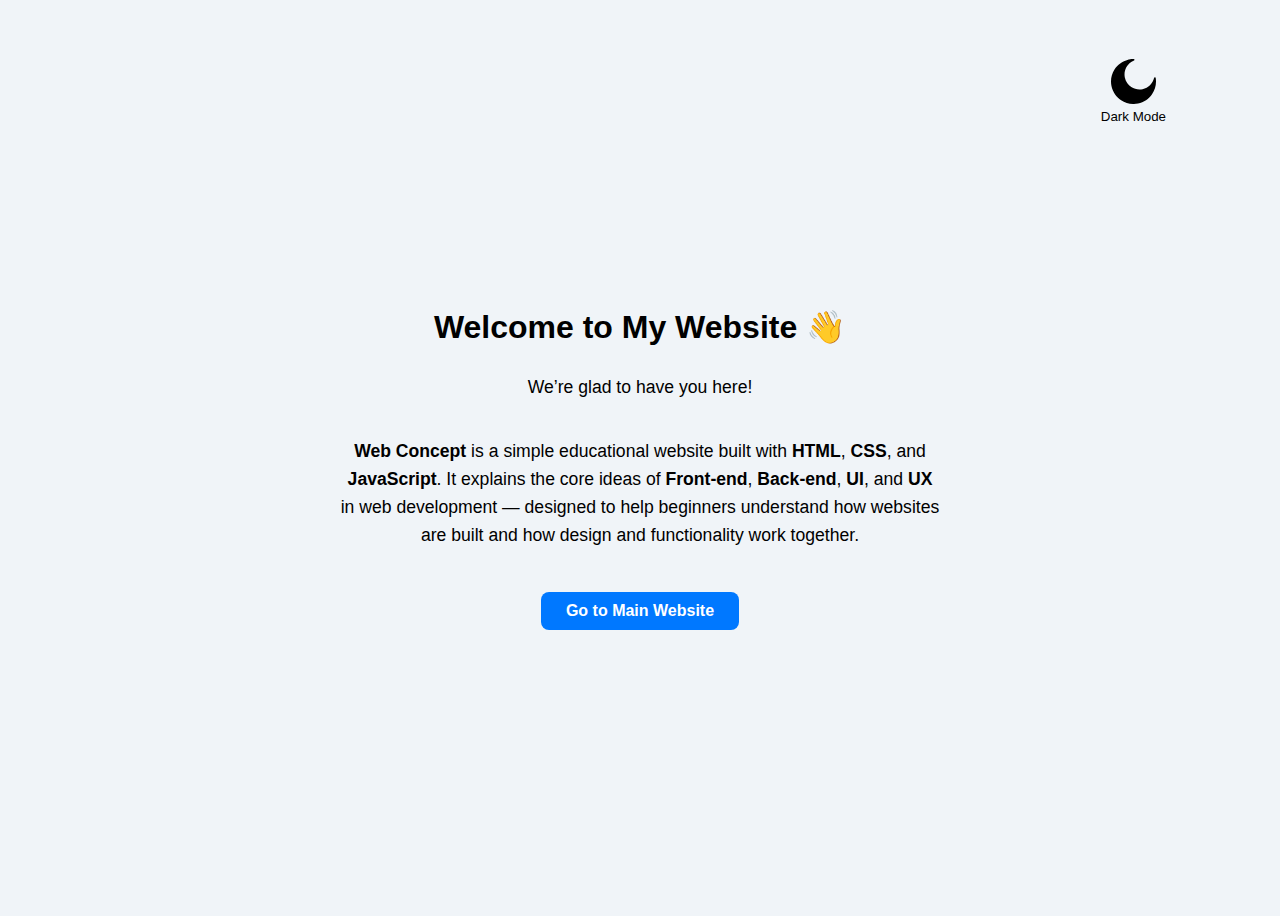
<file: index.html>
<!DOCTYPE html>
<html lang="en">
<head>
  <title>Welcome</title>
  <meta charset="UTF-8">
  <meta name="viewport" content="width=device-width, initial-scale=1.0">
  <meta http-equiv="X-UA-Compatible" content="IE=edge">
  <meta name="viewport" content="width=device-width, initial-scale=1">
  <link rel="icon" href="../Images_files/code-to-img.svg">
  <link href="https://fonts.googleapis.com/icon?family=Material+Icons" rel="stylesheet">
  <link rel="stylesheet" href="https://cdnjs.cloudflare.com/ajax/libs/font-awesome/4.7.0/css/font-awesome.min.css">

  <style>

    @import url('https://fonts.googleapis.com/css2?family=DM+Serif+Text:ital@0;1&display=swap');

    body {
      background: rgb(240, 244, 248);
      font-family: Arial, sans-serif;
      display: flex;
      justify-content: center;
      align-items: center;
      height: 100vh;
      flex-direction: column;
      text-align: center;
      padding: 0 20px;
      position: relative;
    }
    h1 {
      color: #000000;
      margin-bottom: 10px;
    }
    p {
      color: #000000;
      font-size: 1.1rem;
      max-width: 600px;
      line-height: 1.6;
    }
    a {
      margin-top: 25px;
      padding: 10px 25px;
      background: #0078ff;
      color: white;
      text-decoration: none;
      border-radius: 8px;
      font-weight: bold;
      transition: 0.3s;
    }
    a:hover {
      background: #005ecb;
      transform: scale(1.05);
    }

 button {
    display: flex;
    flex-direction: column;
    justify-content: center;
    align-items: center;
    position: absolute;
    top: 50px;
    right: 100px;
  cursor: pointer;
  border: none;
  background-color: transparent;
}

button span{
  margin-top: 5px;
  color: rgb(0, 0, 0);
}






  </style>
</head>
<body>
  <h1>Welcome to My Website 👋</h1>
  <p class="p1">We’re glad to have you here!</p>

  <p class="p2">
    <strong>Web Concept</strong> is a simple educational website built with 
    <strong>HTML</strong>, <strong>CSS</strong>, and <strong>JavaScript</strong>.
    It explains the core ideas of <strong>Front-end</strong>, <strong>Back-end</strong>,
    <strong>UI</strong>, and <strong>UX</strong> in web development — designed to help beginners
    understand how websites are built and how design and functionality work together.
  </p>

  <a href="./Html_files/F&B-END.html">Go to Main Website</a>

  <button class="themBtn"><img src="./Images_files/moon-icon.svg" class="dark" width="45px" alt=""><span>Dark Mode</span></button>


<script>

    const themBtn = document.querySelector(".themBtn");
    const themImg = themBtn.firstElementChild;
    const span = themBtn.lastElementChild;
    const h1 = document.getElementsByTagName("h1")[0];
    const ps = document.getElementsByTagName("p");


    themBtn.addEventListener("click" , () => {
        if ( themImg.classList.contains("dark") ) {
            themImg.classList.replace("dark" , "light");
            themImg.setAttribute("src","../Images_files/light.jpg");
            span.innerHTML = "Light Mode";
            document.body.style.backgroundColor = "black";

            h1.style.color = "white";
            Array.from(ps).forEach(p => {
                p.style.color = "white";
            });
            span.style.color = "white";

        } else{
            themImg.classList.replace("light" , "dark");
            themImg.setAttribute("src","./Images_files/moon-icon.svg");
            span.innerHTML = "Dark Mode";
            document.body.style.backgroundColor = "white";

            h1.style.color = "black";
            Array.from(ps).forEach(p => {
                p.style.color = "black";
            });
            
            span.style.color = "black";

        }
    });

</script>


</body>
</html>
</file>
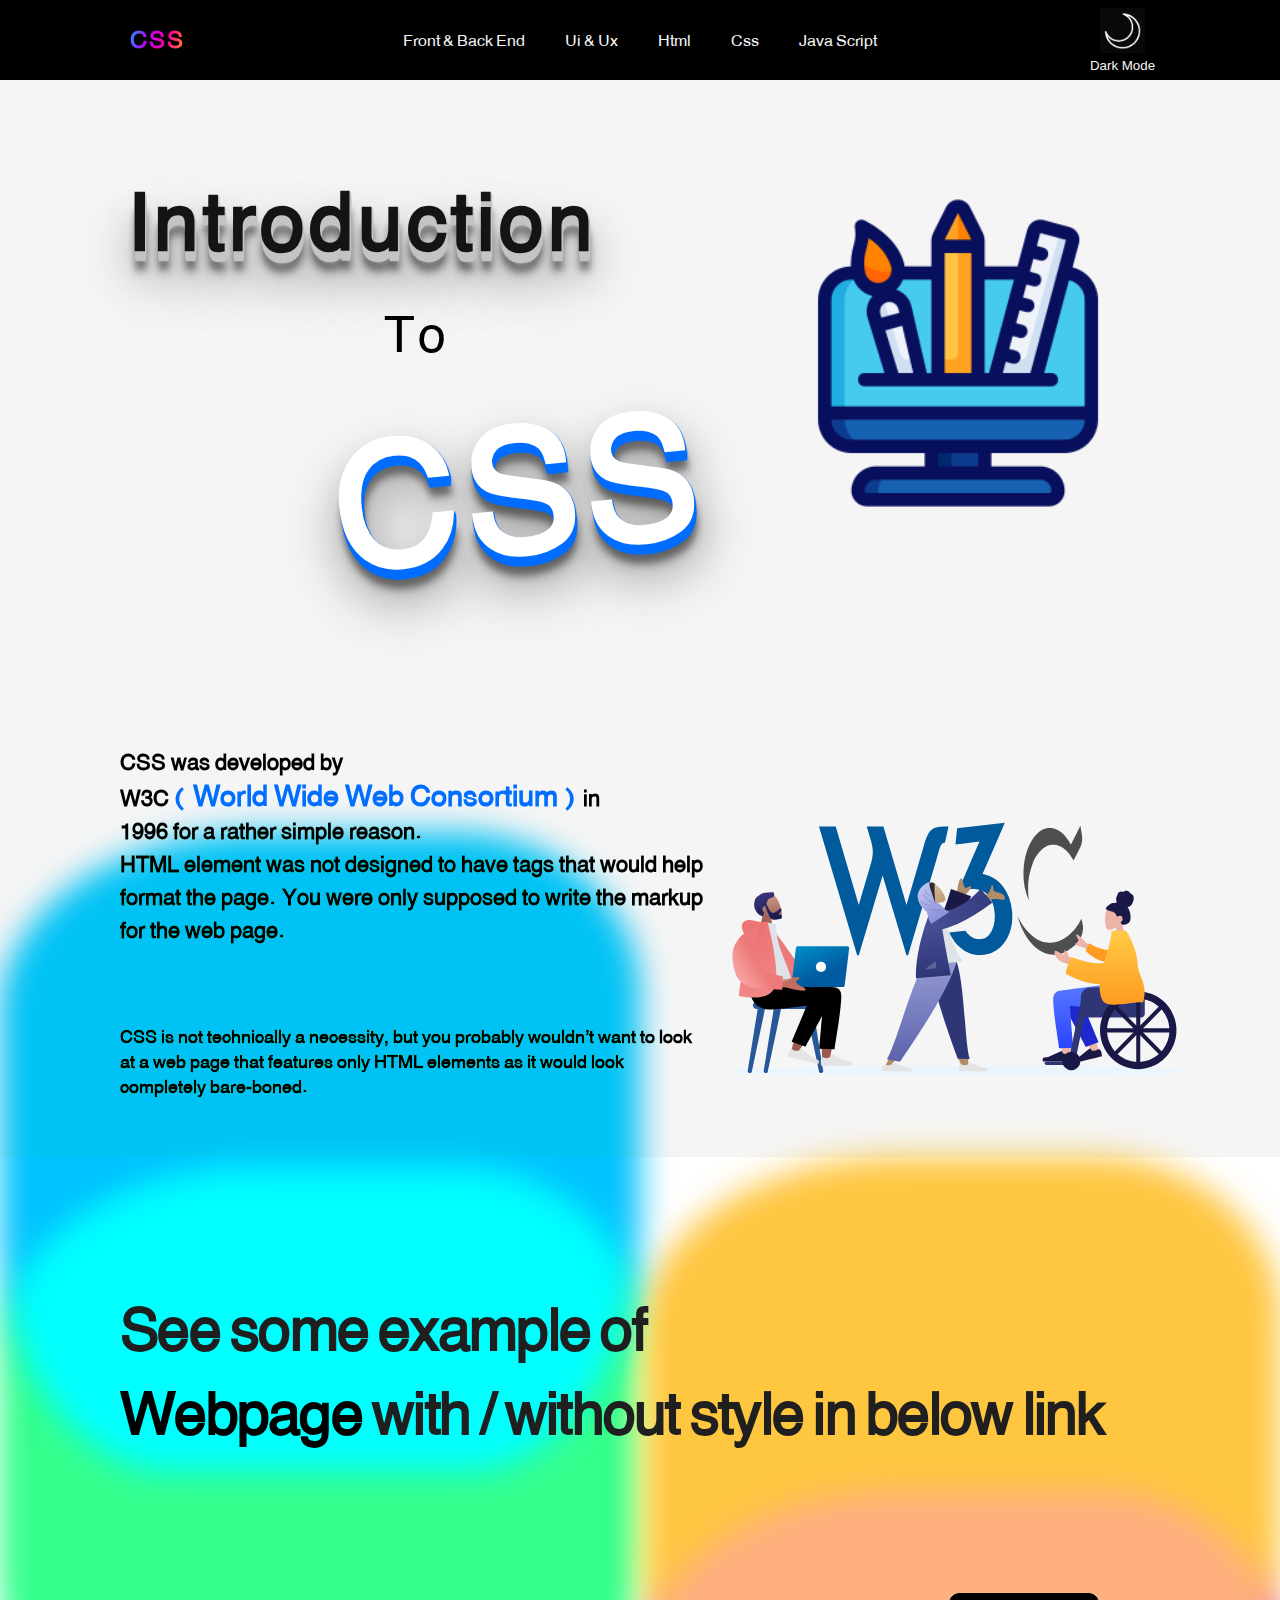
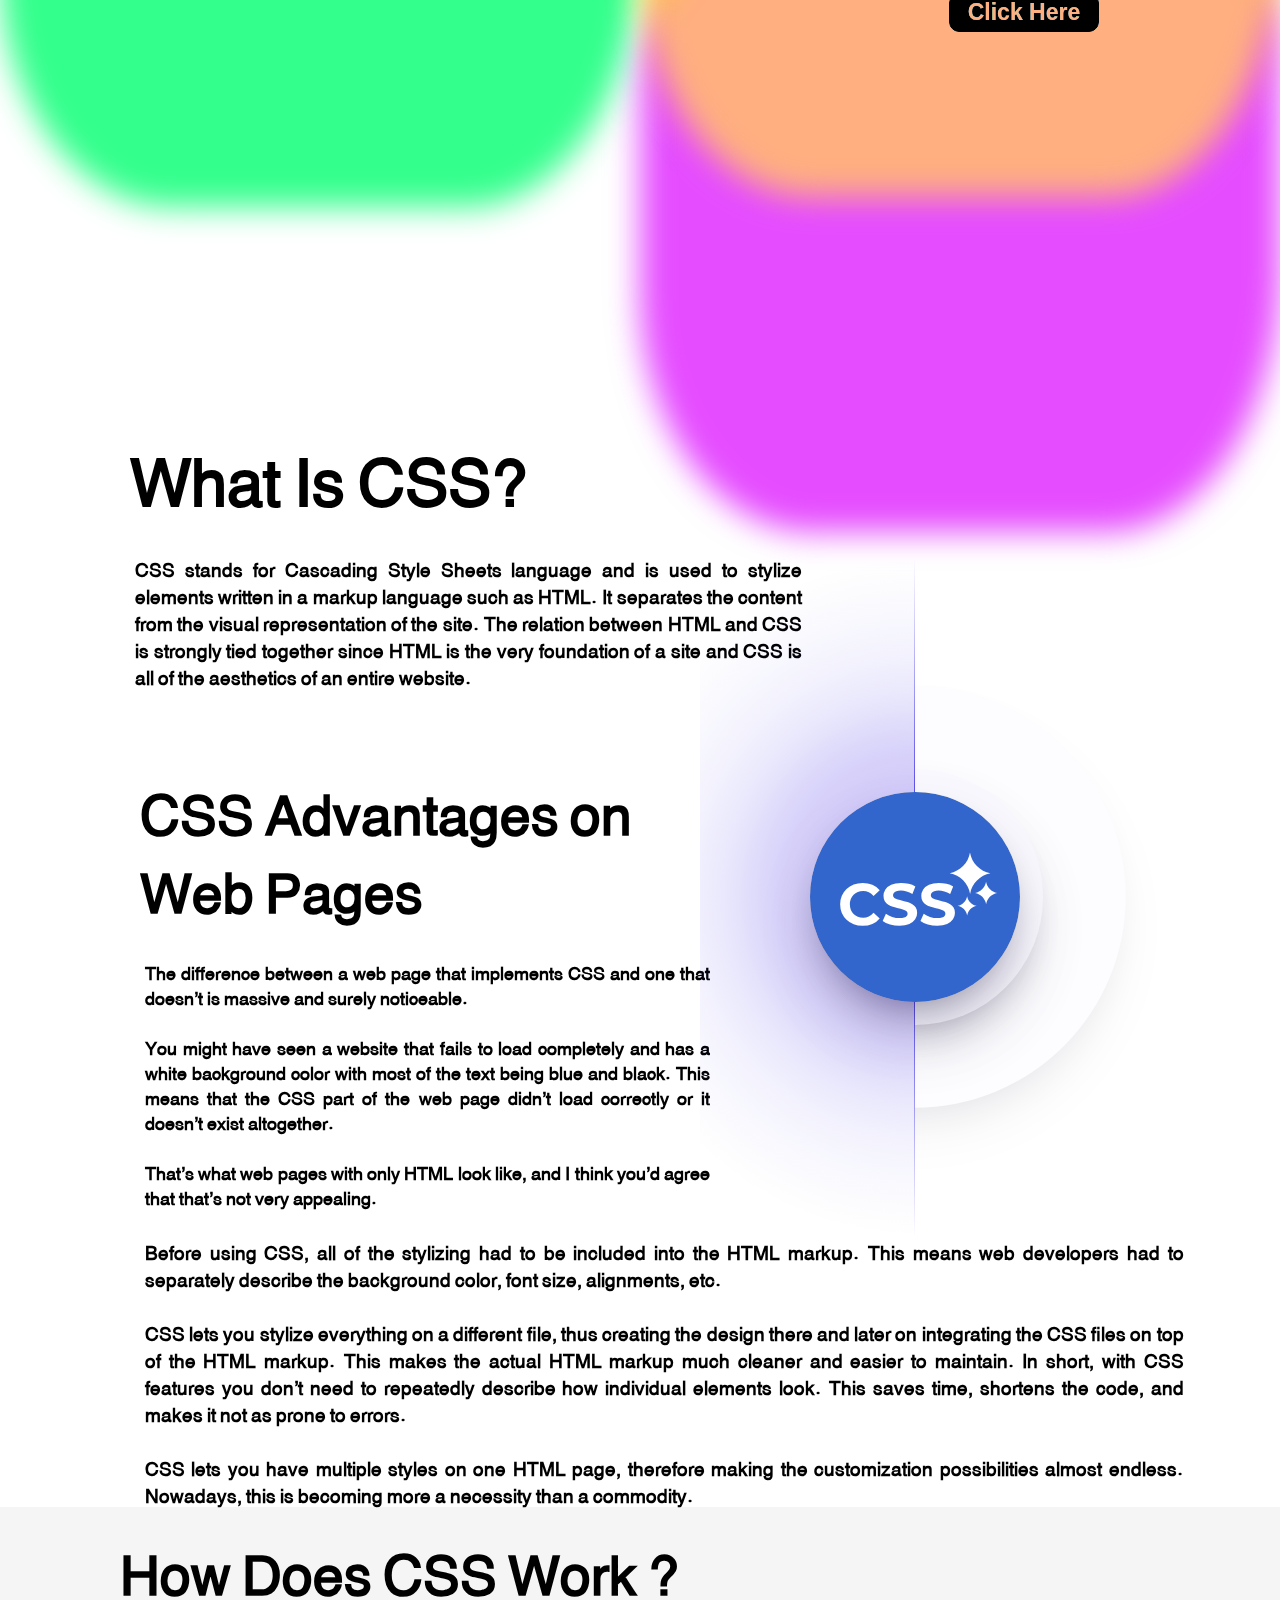
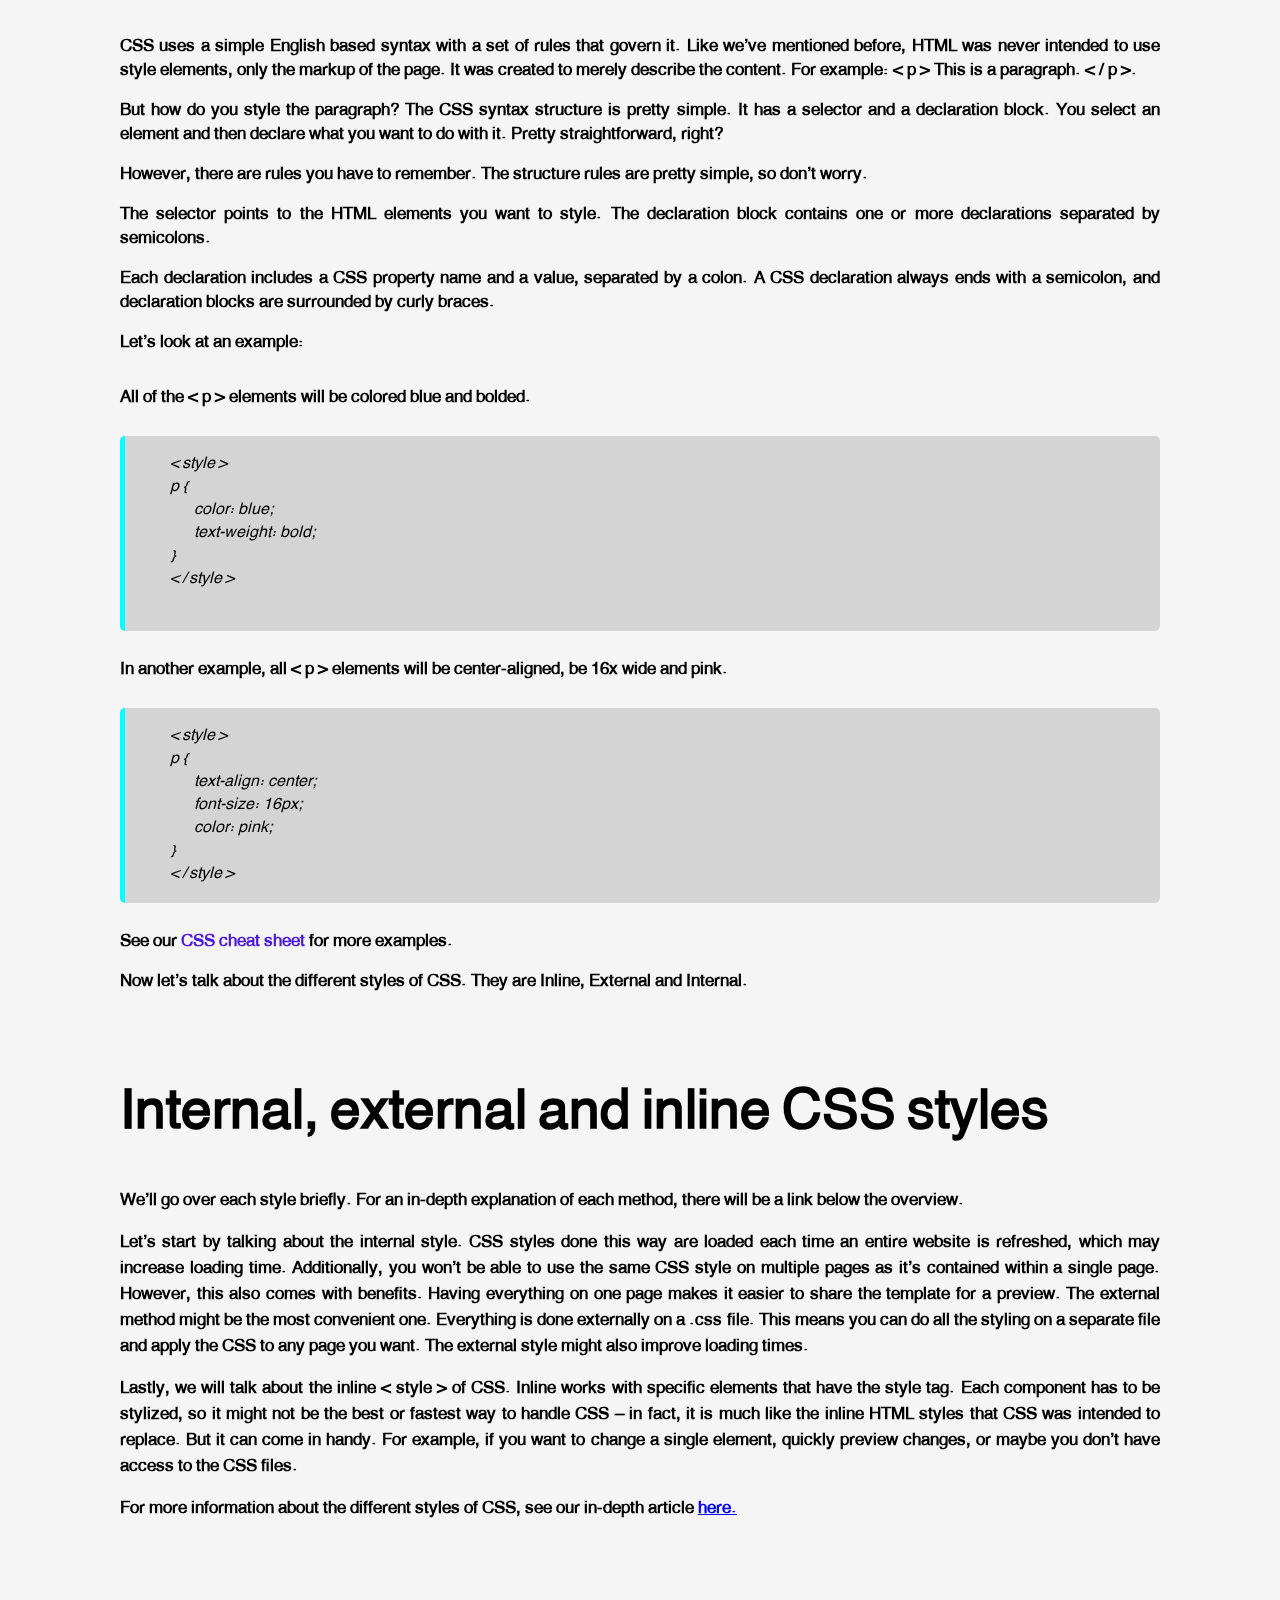
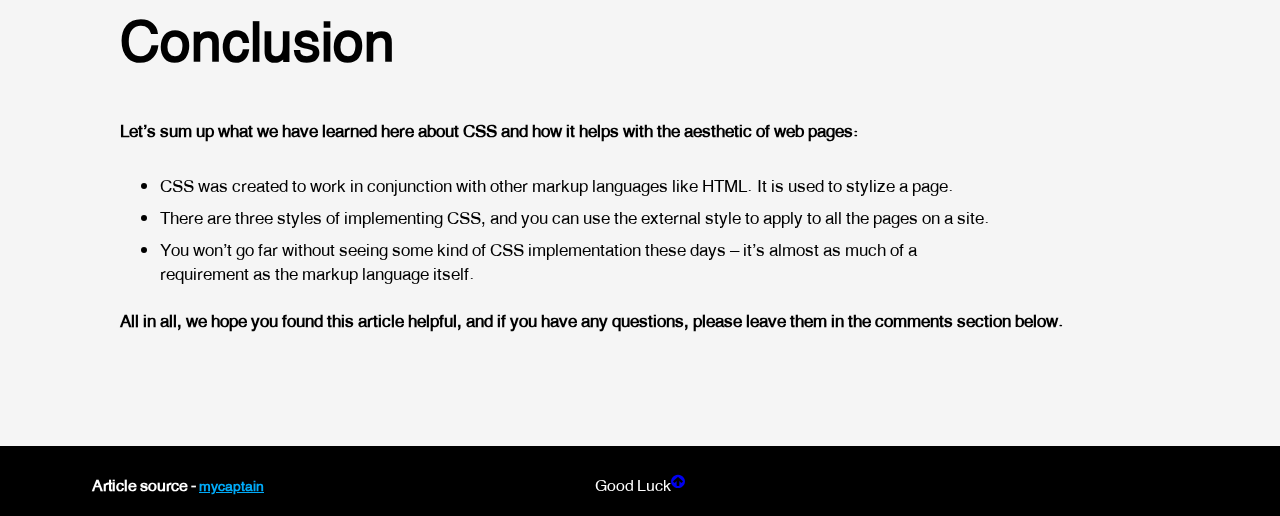
<file: Html_files/CSS.html>
<html lang="en">
<head>
    <title>CSS</title>
    <meta charset="UTF-8">
    <meta http-equiv="X-UA-Compatible" content="IE=edge">
    <link rel="stylesheet" href="../Css_files/CSS.css">
    <meta name="viewport" content="width=device-width, initial-scale=1.0">
    <link rel="icon" href="../Images_files/code-to-img.svg">
    <link href="https://fonts.googleapis.com/icon?family=Material+Icons" rel="stylesheet">
    <link rel="stylesheet" href="https://cdnjs.cloudflare.com/ajax/libs/font-awesome/4.7.0/css/font-awesome.min.css">

    
    <style>
        @import url('https://fonts.googleapis.com/css2?family=DM+Serif+Text:ital@0;1&display=swap');
    </style>

</head>
<body>
    

    <!-- navigation bar -->

    <div class="nav-container">
        <div class="title-container">
            <h3>CSS</h3>
        </div>

        <div class="list-container">
            <ul>
                <li><a href="../Html_files/F&B-END.html">Front & Back End</a></li>
                <li><a href="../Html_files/UI-UX.html">Ui & Ux</a></li>
                <li><a href="../Html_files/HTML.html">Html</a></li>
                <li><a href="#">Css</a></li>
                <li><a href="../Html_files/JS.html">Java Script</a></li>

            </ul>
        </div>

        <div class="icon-container"> 
                <button class="themBtn"><img src="../Images_files/moon.jpg" class="dark" width="45px" alt=""><span>Dark Mode</span></button>
        </div>
    </div>


    <!-- Introduction -->
    <div class="intro-container"  id="jump-top">
        <div class="intro-content">
            <h1>Introduction</h1>
            <h1>To</h1>
            <h1>CSS</h1>
        </div>
        <div class="intro-img">
            <img src="../CSS_Images_file/1.png" width="350px" alt="reza">
        </div>
    </div>


    <!-- chapter 1 Introduction -->
    <div class="chapter-1-container">
        <div class="text-container-chapter1">
            <h1>CSS was developed by <br> W3C <span> ( World Wide Web Consortium ) </span> in <br> 1996 for a rather simple reason. <br> HTML element was not designed to have tags that would help format the page. You were only supposed to write the markup for the web page.</h1>
            <h2>CSS is not technically a necessity, but you probably wouldn’t want to look at a web page that features only HTML elements as it would look completely bare-boned.</h2>
        </div>
        <div class="img-container-chapter1">
            <img src="../CSS_Images_file/groups.svg" width="500px">
        </div>
    </div>


    <!-- chapter 2 Examples of webpage -->
    <div class="chapter-2-container">
        <div class="aurora">
            <h1 class="title">See some example of <br> <b>Webpage</b> with / without style in below link </h1>
            <div class="aurora__item"></div>
            <div class="aurora__item"></div>
            <div class="aurora__item"></div>
            <div class="aurora__item"></div>
        </div>
     
        <button><a href="https://www.w3schools.com/css/css_intro.asp">Click Here</a></button>
    </div>



    <!-- chapter 3 what is Css -->
    <div class="chapter-3-container">

        <!-- ! Text 1 -->
        <div class="text-container-chapter3">
            <h1 id="scrolled1">What Is CSS? </h1>
            <h2 id="scrolled2"> CSS stands for Cascading Style Sheets language and is used to stylize elements written in a markup language such as HTML. It separates the content from the visual representation of the site. The relation between HTML and CSS is strongly tied together since HTML is the very foundation of a site and CSS is all of the aesthetics of an entire website.</h2>
        </div>

        <!-- ! Untitled -->
        <div class="img-container-chapter3">
            <div class="void" id="void">
                <div class="crop">
                    <ul id="card-list" style="--count: 6;">
                        <li><div class="card"><a href=""><span class="model-name">6 )</span><span>Improves page Loading speed</span></a></div></li>
                        <li><div class="card"><a href=""><span class="model-name">5 )</span><span>Consistency <br> Across Pages </span></a></div></li>
                        <li><div class="card"><a href=""><span class="model-name">4 )</span><span>Better User Experience</span></a></div></li>
                        <li><div class="card"><a href=""><span class="model-name">3 )</span><span>Responsive Design</span></a></div></li>
                        <li><div class="card"><a href=""><span class="model-name">2 )</span><span>Greater Design Flexibility</span></a></div></li>
                        <li><div class="card"><a href=""><span class="model-name">1 )</span><span>Separation of Content from Design</span></a></div></li>
                    </ul>
                    <div class="last-circle"></div>
                    <div class="second-circle"></div>
                </div>
                <div class="mask"></div>
                <div class="center-circle"></div>
            </div>
        </div>

        <!-- ! Text 2 -->
        <div class="text2-container-chapter3">
            <h1 id="scrolled3">CSS Advantages on Web Pages</h1>
            <p id="scrolled4">The difference between a web page that implements CSS and one that doesn’t is massive and surely noticeable. <br><br>
                You might have seen a website that fails to load completely and has a white background color with most of the text being blue and black. This means that the CSS part of the web page didn’t load correctly or it doesn’t exist altogether. <br><br>
                That’s what web pages with only HTML look like, and I think you’d agree that that’s not very appealing.</p>
                <img src="../CSS_Images_file/Advantage2.png" id="hiddenIMG">
        </div>
        <div class="text2-continue">
            <p>Before using CSS, all of the stylizing had to be included into the HTML markup. This means web developers had to separately describe the background color, font size, alignments, etc. <br><br>
                CSS lets you stylize everything on a different file, thus creating the design there and later on integrating the CSS files on top of the HTML markup. This makes the actual HTML markup much cleaner and easier to maintain.
                In short, with CSS features you don’t need to repeatedly describe how individual elements look. This saves time, shortens the code, and makes it not as prone to errors. <br><br> 
                CSS lets you have multiple styles on one HTML page, therefore making the customization possibilities almost endless. Nowadays, this is becoming more a necessity than a commodity.</p>
        </div>

    </div>

    <!-- chapter 4 How Does CSS Work -->
    <div class="chapter-4-container">
        <h1>How Does CSS Work ?</h1>
        <p>CSS uses a simple English based syntax with a set of rules that govern it. Like we’ve mentioned before, HTML was never intended to use style elements, only the markup of the page. It was created to merely describe the content. For example: <strong> &lt; p &gt;   This is a paragraph.  &lt; / p &gt;.</strong></p>
        <p>But how do you style the paragraph? The CSS syntax structure is pretty simple. It has a selector and a declaration block. You select an element and then declare what you want to do with it. Pretty straightforward, right?</p>
        <p>However, there are rules you have to remember. The structure rules are pretty simple, so don’t worry.</p>
        <p>The selector points to the HTML elements you want to style. The declaration block contains one or more declarations separated by semicolons.</p>
        <p>Each declaration includes a CSS property name and a value, separated by a colon. A CSS declaration always ends with a semicolon, and declaration blocks are surrounded by curly braces.</p>
        <p>Let’s look at an example:</p>
        <p>All of the &lt; p &gt; elements will be colored blue and bolded.</p>

        <div class="class-explanation">
            &lt; style &gt;<br>
            p {<br>
            &nbsp;&nbsp; &nbsp;&nbsp; &nbsp; color: blue;<br>
            &nbsp;&nbsp; &nbsp;&nbsp; &nbsp; text-weight: bold;<br>

            } <br>
            &lt; / style &gt;<br>
        </div>

        <p>In another example, all &lt; p &gt; elements will be center-aligned, be 16x wide and pink.</p>
    
    
        <div class="class-explanation">
            &lt; style &gt;<br>
            p {<br>
            &nbsp;&nbsp; &nbsp;&nbsp; &nbsp; text-align: center;<br>
            &nbsp;&nbsp; &nbsp;&nbsp; &nbsp; font-size: 16px;<br>
            &nbsp;&nbsp; &nbsp;&nbsp; &nbsp; color: pink;<br>
            } <br>
            &lt; / style &gt;<br>
        </div>
    
        <p>See our <span style="color: rgb(75, 26, 221);"> CSS cheat sheet </span> for more examples.</p>
        <p>Now let’s talk about the different styles of CSS. They are Inline, External and Internal.</p>
    </div>


    <!-- chapter 5 CSS styles -->
    <div class="chapter-5-container">
        <h1>Internal, external and inline CSS styles</h1>
        <p>We’ll go over each style briefly. For an in-depth explanation of each method, there will be a link below the overview.</p>
        <p>Let’s start by talking about the internal style. CSS styles done this way are loaded each time an entire website is refreshed, which may increase loading time. Additionally, you won’t be able to use the same CSS style on multiple pages as it’s contained within a single page. However, this also comes with benefits. Having everything on one page makes it easier to share the template for a preview. The external method might be the most convenient one. Everything is done externally on a .css file. This means you can do all the styling on a separate file and apply the CSS to any page you want. The external style might also improve loading times.</p>
        <p>Lastly, we will talk about the inline &lt; style &gt; of CSS. Inline works with specific elements that have the style tag. Each component has to be stylized, so it might not be the best or fastest way to handle CSS – in fact, it is much like the inline HTML styles that CSS was intended to replace. But it can come in handy. For example, if you want to change a single element, quickly preview changes, or maybe you don’t have access to the CSS files.</p>
        <p>For more information about the different styles of CSS, see our in-depth article <a href="https://www.hostinger.com/tutorials/difference-between-inline-external-and-internal-css">here.</a></p>
    </div>


    <!-- chapter 6 conclusion -->
    <div class="chapter-6-container">
        <h1>Conclusion</h1>
        <p>Let’s sum up what we have learned here about CSS and how it helps with the aesthetic of web pages:</p>
        <ul>
            <li>CSS was created to work in conjunction with other markup languages like HTML. It is used to stylize a page.</li>
            <li>There are three styles of implementing CSS, and you can use the external style to apply to all the pages on a site.</li>
            <li>You won’t go far without seeing some kind of CSS implementation these days – it’s almost as much of a <br> requirement as the markup language itself.</li>
        </ul>
        <p>All in all, we hope you found this article helpful, and if you have any questions, please leave them in the comments section below.</p>
    </div>


    <!-- END chapter 7 -->
    <div class="chapter-7-container">
        <p>Article source - <a href="https://mycaptain.in/blogs/what-is-ui-ux-design-beginners-guide">mycaptain</a></p>
        <p>Good Luck</p>
        <a href="#jump-top"><i class="fa fa-arrow-circle-up"></i></a>
    </div>


    <script src="../JavaScript_files/CSS.js"></script>

</body>
</html>
</file>
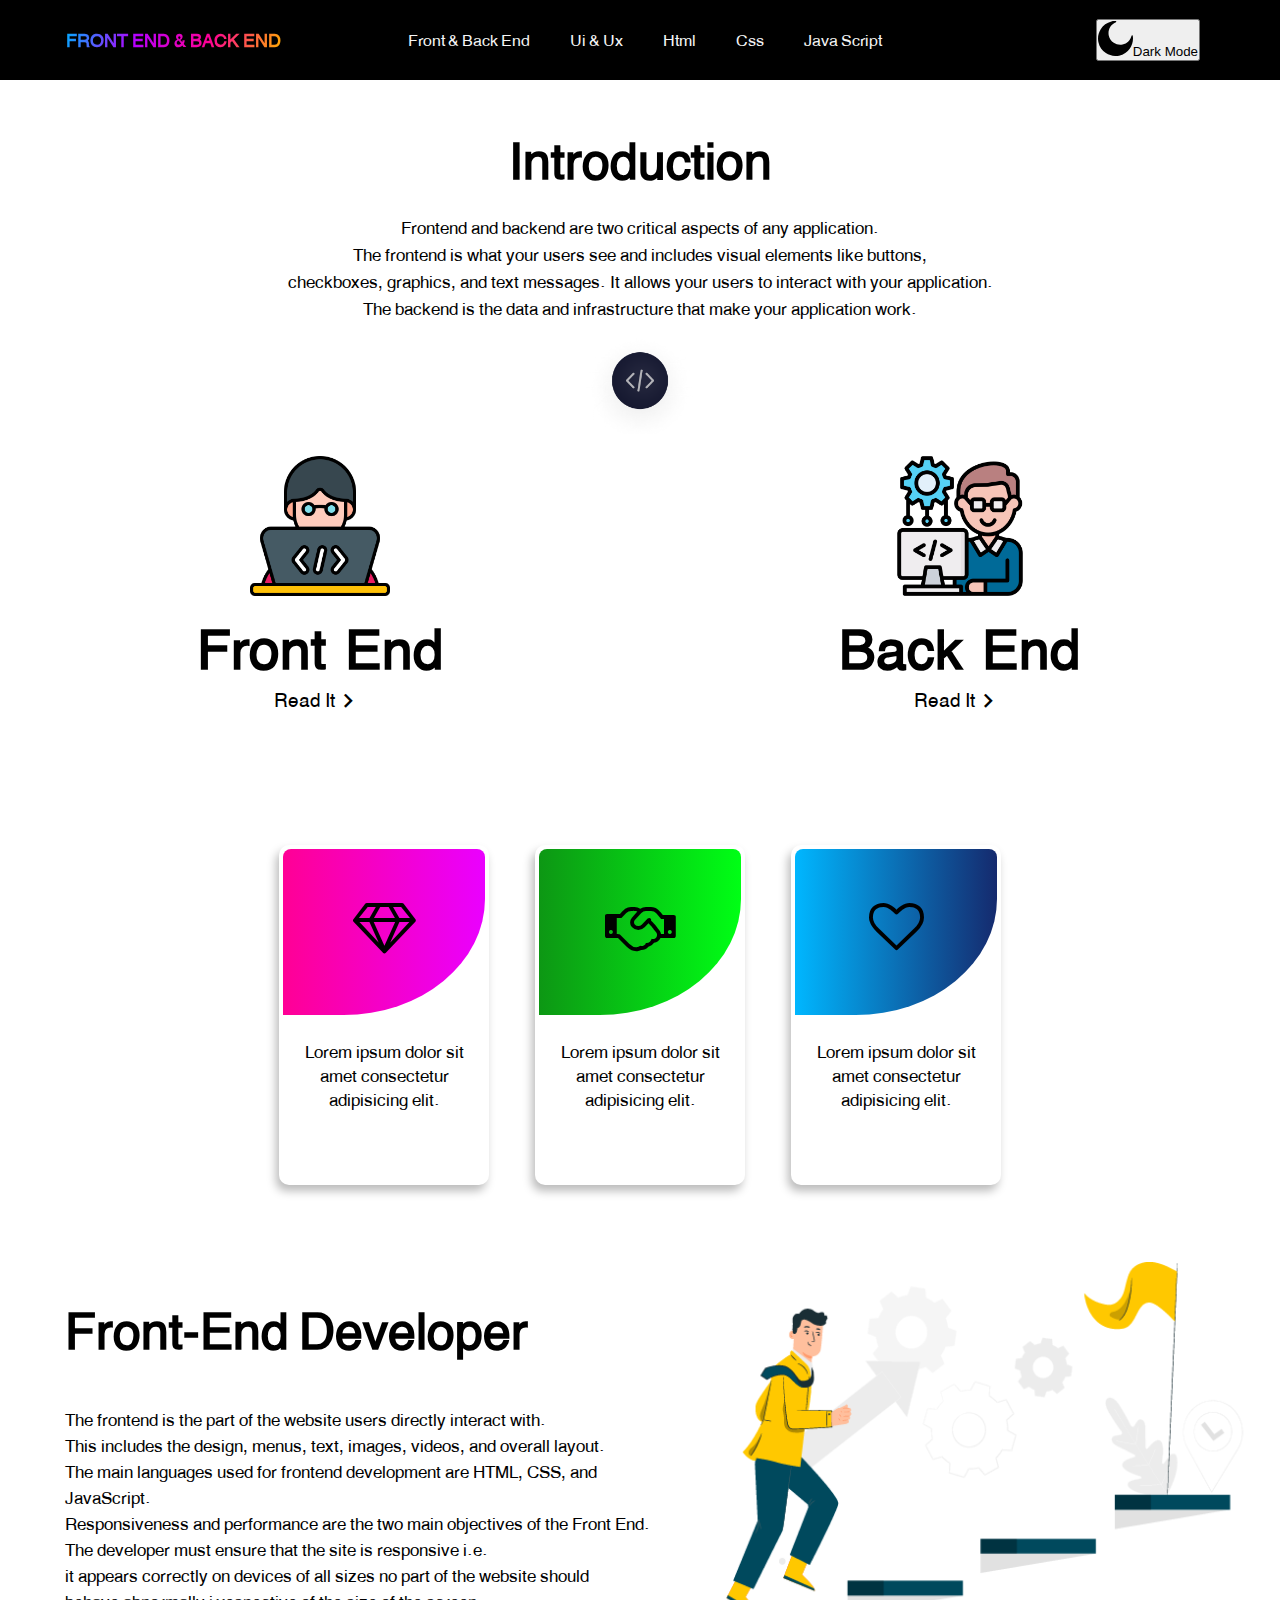
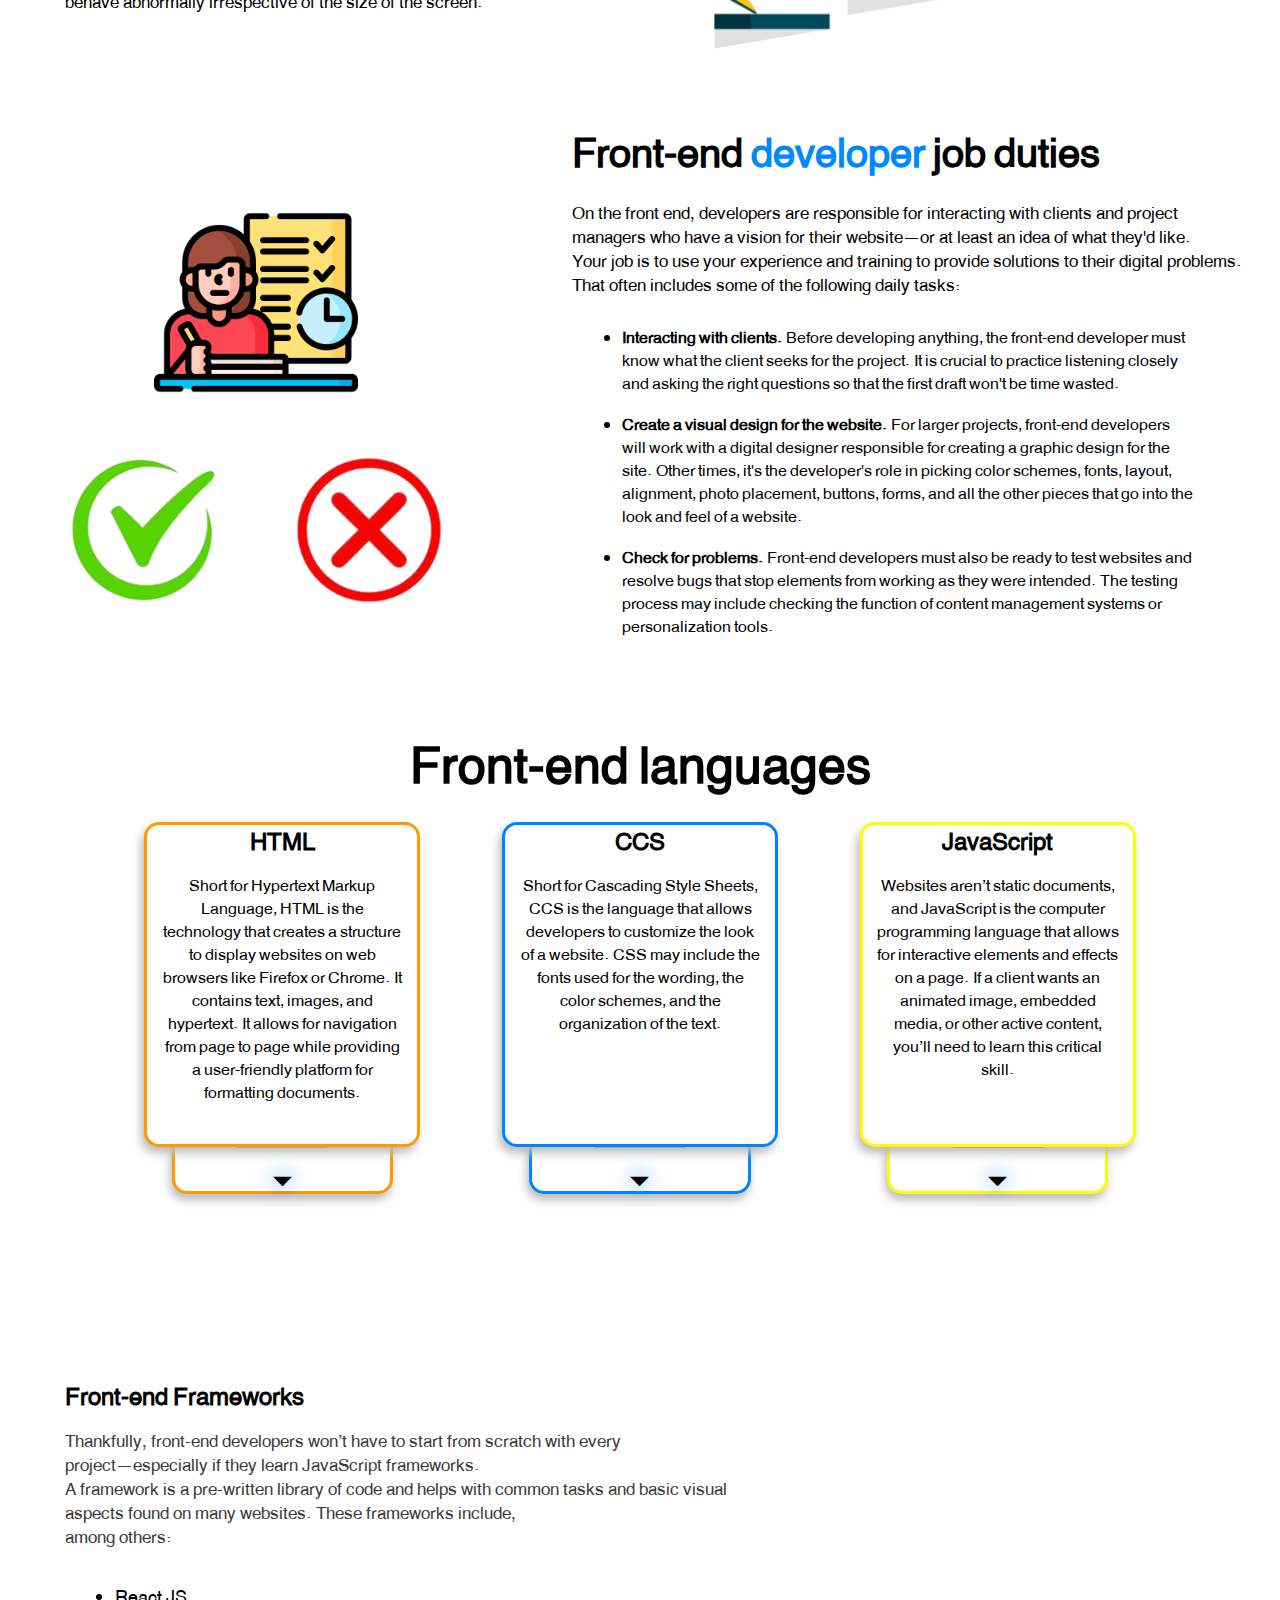
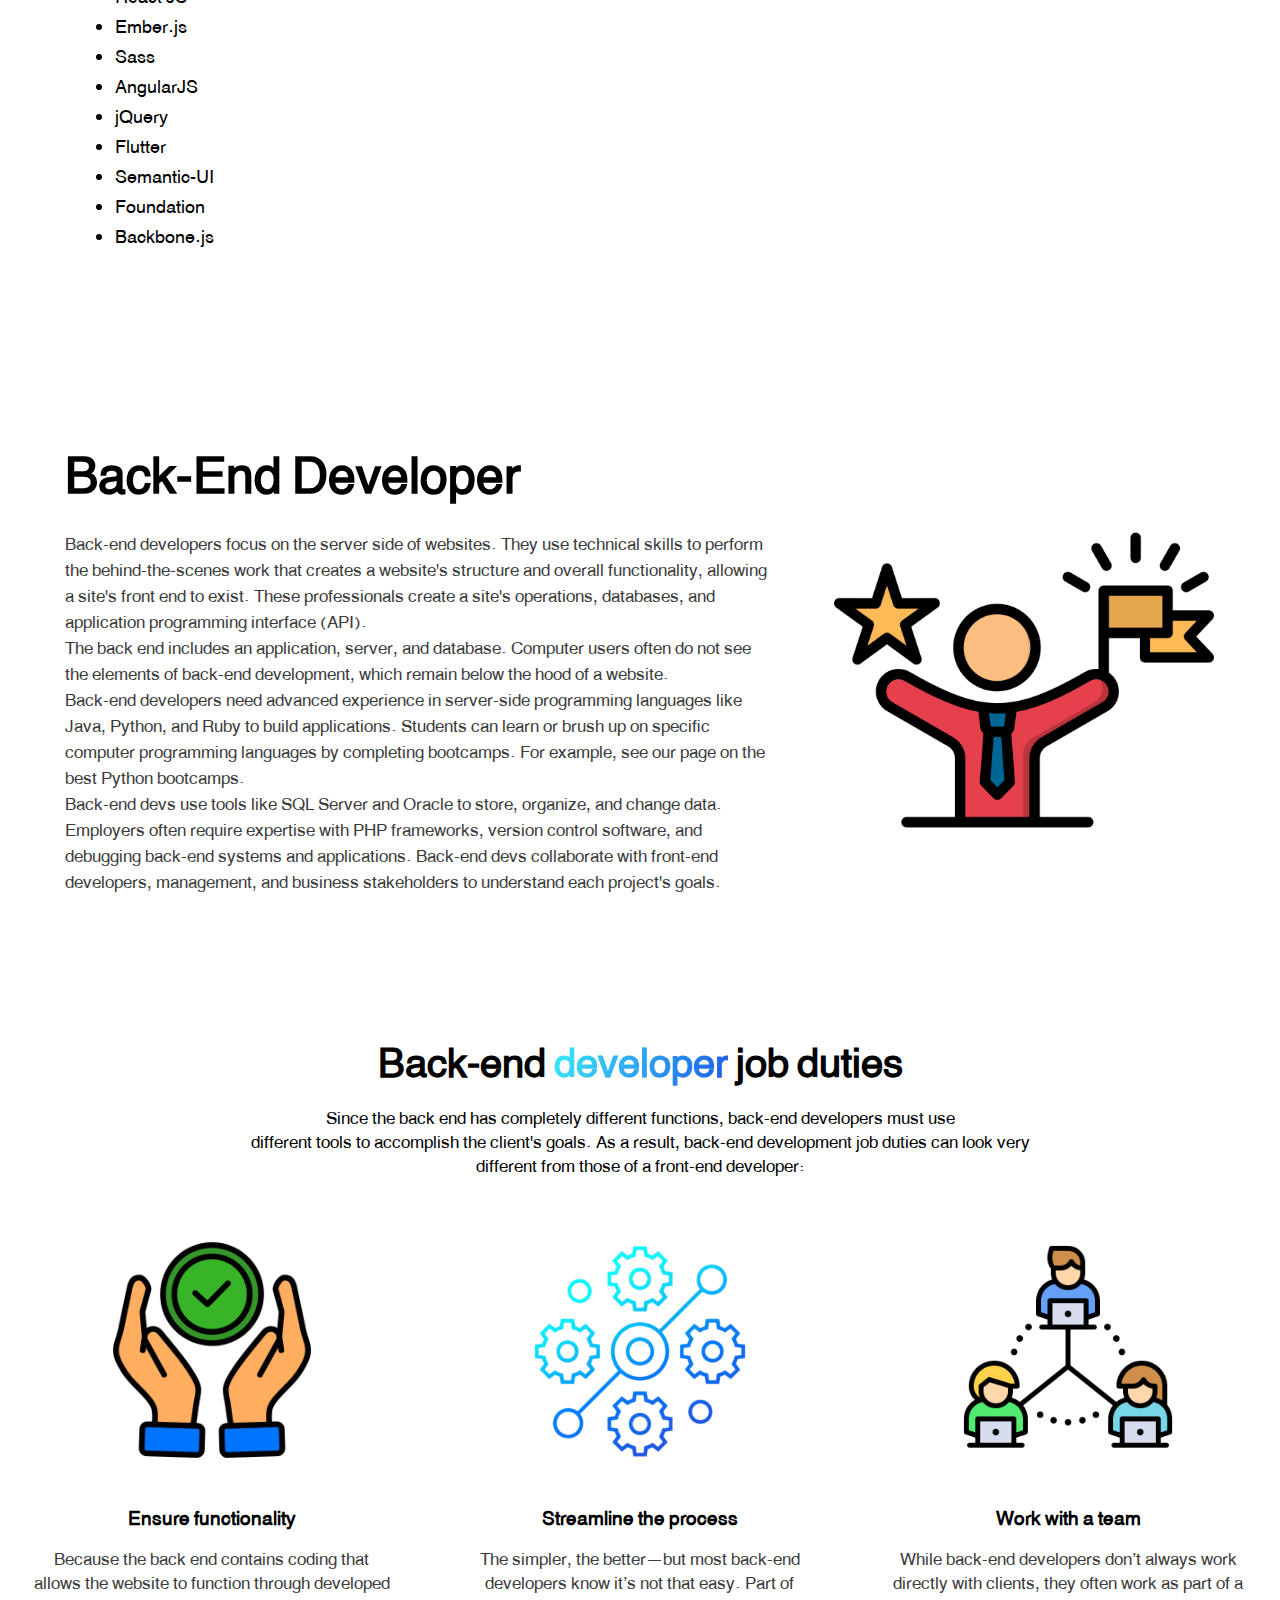
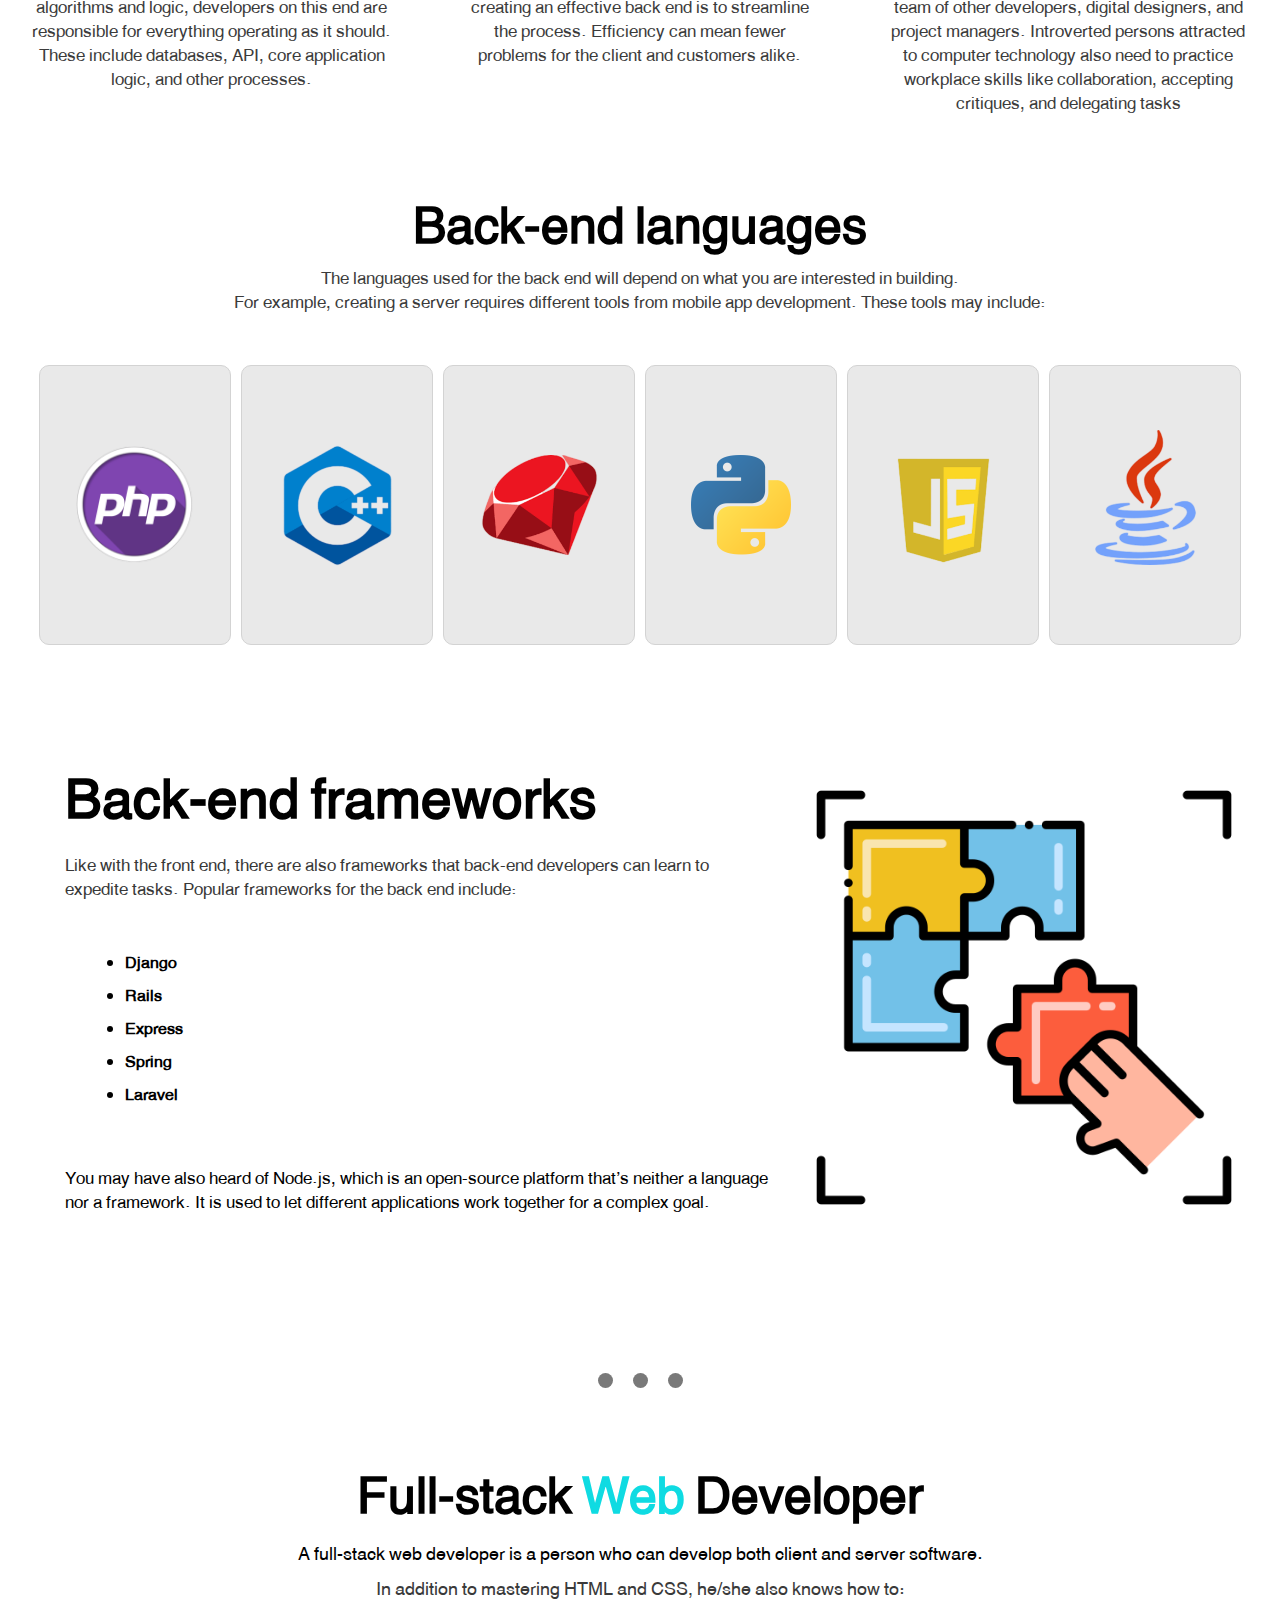
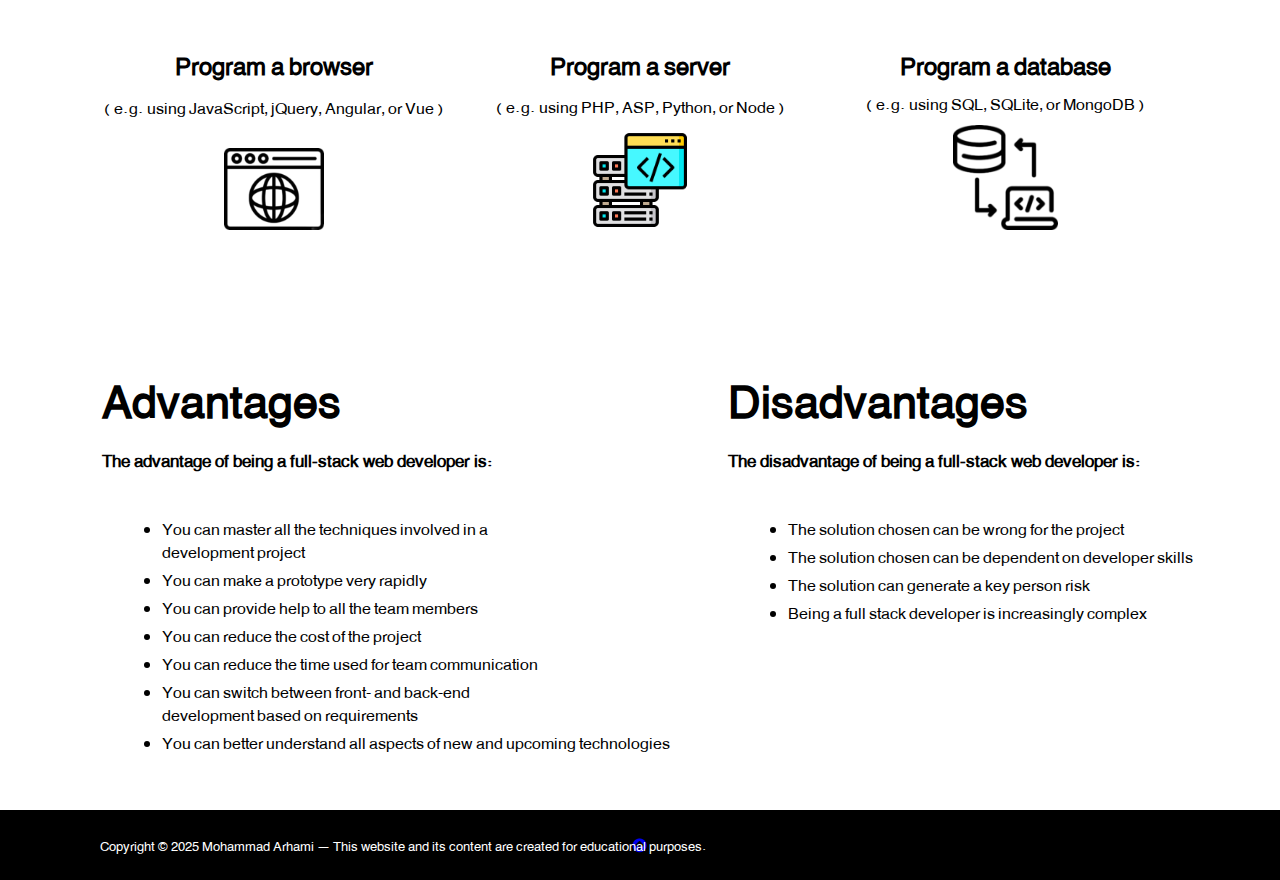
<file: Html_files/F&B-END.html>
<!DOCTYPE html>
<html lang="en" dir="ltr">

<head>
    <title>FRONT & BACK END</title>
    <meta charset="UTF-8">
    <meta http-equiv="X-UA-Compatible" content="IE=edge">
    <meta name="viewport" content="width=device-width, initial-scale=1">
    <link rel="stylesheet" href="../Css_files/F&B-END.css">
    <link rel="icon" href="../Images_files/code-to-img.svg">
    <link href="https://fonts.googleapis.com/icon?family=Material+Icons" rel="stylesheet">
    <link rel="stylesheet" href="https://cdnjs.cloudflare.com/ajax/libs/font-awesome/4.7.0/css/font-awesome.min.css">


    <style>
        @import url('https://fonts.googleapis.com/css2?family=DM+Serif+Text:ital@0;1&display=swap');
    </style>

</head>

<body>

    <!-- navigation bar -->

    <div class="nav-container"  id="jump-top">
        <div class="title-container">
            <h3 class="specific-h3">FRONT END & BACK END</h3>
        </div>

        <div class="list-container">
            <ul>
                <li><a href="#">Front & Back End</a></li>
                <li><a href="../Html_files/UI-UX.html">Ui & Ux</a></li>
                <li><a href="../Html_files/HTML.html">Html</a></li>
                <li><a href="../Html_files/CSS.html">Css</a></li>
                <li><a href="../Html_files/JS.html">Java Script</a></li>
                
            </ul>
        </div>

            <div class="icon-container">
                <button class="themBtn"><img src="../Images_files/moon-icon.svg" class="dark" width="35px" alt=""><span>Dark Mode</span></button>
            </div>
    </div>



    <!-- Introduction -->
    <div class="intro-container">
        <h1>Introduction</h1>
        <p>Frontend and backend are two critical aspects of any application. <br> The frontend is what your users see
            and includes visual elements like buttons, <br> checkboxes, graphics, and text messages. It allows your
            users to interact with your application. <br> The backend is the data and infrastructure that make your
            application work.</p>
        <img src="../Images_files/Frame-2232811-4.png" width="250px">
    </div>


    <!-- List of contents -->
    <div class="content-container">
        <div class="list-content">
            <img src="../Images_files/6840478.png" width="140px">
            <h2>Front End</h2>
            <a href="#front-jump">Read It <i class="material-icons"
                    style="transform:translate(-5px,7.5px); font-size:28px">keyboard_arrow_right</i></a>
        </div>
        <div class="center-content">
            <!-- <img src="../Images_files/4752746.png" width="170px"> -->
        </div>
        <div class="list-content">
            <img src="../Images_files/15560047.png" width="140px">
            <h2>Back End</h2>
            <a href="#back-jump">Read It <i class="material-icons"
                    style="transform:translate(-5px,7.5px); font-size:28px">keyboard_arrow_right</i></a>
        </div>
    </div>



    <!-- fun -->

    <div class="fun-container">
        <div class="advantage-container">
            <div class="list-of-advantage">
                <div class="img-content">
                    <i class="fa fa-diamond"></i>
                </div>
                <div class="text-content">
                    <p>Lorem ipsum dolor sit amet consectetur adipisicing elit. </p>
                </div>
            </div>
            <div class="list-of-advantage">
                <div class="img-content">
                    <i class="fa fa-handshake-o"></i>
                </div>
                <div class="text-content">
                    <p>Lorem ipsum dolor sit amet consectetur adipisicing elit. </p>
                </div>
            </div>
            <div class="list-of-advantage">
                <div class="img-content">
                    <i class="fa fa-heart-o"></i>
                </div>
                <div class="text-content">
                    <p>Lorem ipsum dolor sit amet consectetur adipisicing elit. </p>
                </div>
            </div>
        </div>
    </div>








    <!-- Frontend explanation chapter 1 -->
    <div class="chapter-1-container" id="front-jump">
        <div class="text-container-chapter1">
            <h1>Front-End Developer</h1>
            <p>The frontend is the part of the website users directly interact with. <br> This includes the design,
                menus, text, images, videos, and overall layout. <br> The main languages used for frontend development
                are HTML, CSS, and JavaScript. <br> Responsiveness and performance are the two main objectives of the
                Front End. <br> The developer must ensure that the site is responsive i.e. <br> it appears correctly on
                devices of all sizes no part of the website should <br> behave abnormally irrespective of the size of
                the screen. </p>
        </div>
        <div class="img-container-chapter1">
            <img src="../Images_files/bann.png">
        </div>
    </div>


    <!-- Frontend explanation chapter 2 -->
    <div class="chapter-2-container">
        <div class="img-container-chapter2">
            <img src="../Images_files/9882238.png">
            <div class="img-list">
                <div></div>
                <div></div>
            </div>
        </div>
        <div class="text-container-chapter2">
            <h1>Front-end <span> developer</span> job duties</h1>
            <p>On the front end, developers are responsible for interacting with clients and project <br> managers who
                have a vision for their website—or at least an idea of what they'd like. <br> Your job is to use your
                experience and training to provide solutions to their digital problems. <br> That often includes some of
                the following daily tasks:</p>
            <div class="list-of-text">
                <ul>
                    <li><span> Interacting with clients.</span> Before developing anything, the front-end developer must
                        know what the client seeks for the project. It is crucial to practice listening closely and
                        asking the right questions so that the first draft won't be time wasted.</li>
                    <li><span>Create a visual design for the website.</span> For larger projects, front-end developers
                        will work with a digital designer responsible for creating a graphic design for the site. Other
                        times, it's the developer's role in picking color schemes, fonts, layout, alignment, photo
                        placement, buttons, forms, and all the other pieces that go into the look and feel of a website.
                    </li>
                    <li><span>Check for problems.</span> Front-end developers must also be ready to test websites and
                        resolve bugs that stop elements from working as they were intended. The testing process may
                        include checking the function of content management systems or personalization tools.</li>
                </ul>
            </div>
        </div>
    </div>


    <!-- Frontend explanation chapter 3 -->
    
    <div class="chapter-3-container">
        <h1>Front-end languages</h1>
        <div class="card-container">
            <div class="card-content">
                <div class="visible-container" style="border: 3px solid #ff9900;">
                    <h2>HTML</h2>
                    <p>Short for Hypertext Markup Language, HTML is the technology that creates a structure to display websites on web browsers like Firefox or Chrome. It contains text, images, and hypertext. It allows for navigation from page to page while providing a user-friendly platform for formatting documents.</p>
                </div>
                <div class="invisible-container" style="border: 3px solid #ff9900;">
                    <img src="../Images_files/images_prev_ui (1).png" width="110px" height="110px">
                    <a href="../Html_files/HTML.html">Read More</a>
                    <i class="material-icons">arrow_drop_down</i>
                </div>
            </div>
            <div class="card-content">
                <div class="visible-container" style="border: 3px solid #0084ff;">
                    <h2>CCS</h2>
                    <p>Short for Cascading Style Sheets, CCS is the language that allows developers to customize the look of a website. CSS may include the fonts used for the wording, the color schemes, and the organization of the text.</p>
                </div>
                <div class="invisible-container"  style="border: 3px solid #0084ff;">
                    <img src="../Images_files/images_prev_ui (3).png" width="110px" height="110px">
                    <a href="../Html_files/CSS.html">Read More</a>
                    <i class="material-icons">arrow_drop_down</i>
                </div>
            </div>
            <div class="card-content">
                <div class="visible-container" style="border: 3px solid #fffb00;">
                    <h2>JavaScript</h2>
                    <p>Websites aren’t static documents, and JavaScript is the computer programming language that allows for interactive elements and effects on a page. If a client wants an animated image, embedded media, or other active content, you’ll need to learn this critical skill.</p>
                </div>
                <div class="invisible-container" style="border: 3px solid #fffb00;">
                    <img src="../Images_files/javascript.png" width="115px" height="115px">
                    <a href="../Html_files/JS.html">Read More</a>
                    <i class="material-icons">arrow_drop_down</i>
                </div>
            </div>
        </div>
    </div>



    <!-- Frontend explanation chapter 4 -->
    <div class="chapter-4-container">
        <div class="framework-container">
            <h2>Front-end Frameworks</h2>
            <p>Thankfully, front-end developers won’t have to start from scratch with every <br> project—especially if they learn JavaScript frameworks.<br> A framework is a pre-written library of code and helps with common tasks and basic visual <br> aspects found on many websites. These frameworks include, <br> among others:</p>
            <div class="list-of-framew">
                <ul>
                    <li>React JS</li>
                    <li>Ember.js</li>
                    <li>Sass</li>
                    <li>AngularJS</li>
                    <li>jQuery</li>
                    <li>Flutter</li>
                    <li>Semantic-UI</li>
                    <li>Foundation</li>
                    <li>Backbone.js</li>
                </ul>
                
            </div>
        </div>
        <div class="img-container"></div>
    </div>


    <!-- Backend explanation chapter 5 -->
    <div class="chapter-5-container" id="back-jump">
        <div class="text-container-chapter5">
            <h1>Back-End Developer</h1>
            <p>Back-end developers focus on the server side of websites. They use technical skills to perform the behind-the-scenes work that creates a website's structure and overall functionality, allowing a site's front end to exist. These professionals create a site's operations, databases, and application programming interface (API). <br>
               The back end includes an application, server, and database. Computer users often do not see the elements of back-end development, which remain below the hood of a website. <br>
               Back-end developers need advanced experience in server-side programming languages like Java, Python, and Ruby to build applications. Students can learn or brush up on specific computer programming languages by completing bootcamps. For example, see our page on the best Python bootcamps. <br>
               Back-end devs use tools like SQL Server and Oracle to store, organize, and change data. Employers often require expertise with PHP frameworks, version control software, and debugging back-end systems and applications. Back-end devs collaborate with front-end developers, management, and business stakeholders to understand each project's goals.</p>
        </div>
        <div class="img-container-chapter5">
            <img src="../Images_files/9746435.png" alt="">
        </div>
    </div>


    <!-- Backend explanation chapter 6 -->
    <!-- <div class="chapter-6-container">
        <div class="img-container-chapter6">
            <img src="../Images_files/10165469.png">
            <img src="../Images_files/images_prev_ui (5).png">
        </div>
        <div class="text-container-chapter6">
            <h1>Back-end <span> developer</span> job duties</h1>
            <p>Since the back end has completely different functions, back-end developers must use different tools to accomplish the client's goals. As a result, back-end development job duties can look very different from those of a front-end developer:</p>
            <div class="list-of-text">
                <ul>
                    <li><span> Ensure functionality.</span>Because the back end contains coding that allows the website to function through developed algorithms and logic, developers on this end are responsible for everything operating as it should. These include databases, API, core application logic, and other processes.</li>
                    <li><span>Streamline the process.</span> The simpler, the better—but most back-end developers know it’s not that easy. Part of creating an effective back end is to streamline the process. Efficiency can mean fewer problems for the client and customers alike.</li>
                    <li><span>Work with a team.</span> While back-end developers don’t always work directly with clients, they often work as part of a team of other developers, digital designers, and project managers. Introverted persons attracted to computer technology also need to practice workplace skills like collaboration, accepting critiques, and delegating tasks.</li>
                </ul>
            </div>
        </div>
    </div> -->



    <!-- Backend explanation chapter 6 sample -->

    <div class="sample-chapter-6-container">
        <div class="text-container">
            <h1>Back-end <span> developer </span> job duties</h1>
            <p>Since the back end has completely different functions, back-end developers must use <br> different tools to accomplish the client's goals. As a result, back-end development job duties can look very <br> different from those of a front-end developer:</p>
        </div>
        <div class="list-of-duties-container">
            <div class="list-of-duties">
                <div class="img">
                    <img src="../Images_files/11694078.png" width="230px">
                </div>
                <h3>Ensure functionality</h3>
                <p>Because the back end contains coding that allows the website to function through developed algorithms and logic, developers on this end are responsible for everything operating as it should. These include databases, API, core application logic, and other processes.</p>
            </div>
            <div class="list-of-duties">
                <div class="img">
                    <img src="../Images_files/streamline-process-line-icon-for-web-vector_prev_ui.png" width="350px">
                </div>
                <h3>Streamline the process</h3>
                <p>The simpler, the better—but most back-end developers know it’s not that easy. Part of creating an effective back end is to streamline the process. Efficiency can mean fewer problems for the client and customers alike.</p>
            </div>
            <div class="list-of-duties">
                <div class="img"> 
                    <img src="../Images_files/3302611.png" width="210px">
                </div>
                <h3>Work with a team</h3>
                <p>While back-end developers don’t always work directly with clients, they often work as part of a team of other developers, digital designers, and project managers. Introverted persons attracted to computer technology also need to practice workplace skills like collaboration, accepting critiques, and delegating tasks</p>
            </div>
        </div>
    </div>


    <!-- Backend explanation chapter 7 -->
    <div class="chapter-7-container">
        <div class="text-container-chapter7">
            <h1>Back-end languages</h1>
            <p>The languages used for the back end will depend on what you are interested in building. <br> For example, creating a server requires different tools from mobile app development. These tools may include:</p>
        </div>
        <div class="languages-list-chapter7">
            <div class="languages-list">
                <img src="../Images_files/php-icon-2048x2048-zjxns1zh_prev_ui.png" width="120px">
                <div class="overlay">
                    <h2 style="color:  rgb(135, 67, 190);">php</h2>
                    <a href="https://www.php.net/">learn More</a>
                </div>
            </div>
            <div class="languages-list">
                <img src="../Images_files/c++.png" width="135px">
                <div class="overlay">
                    <h2 style="color:  rgb(0, 142, 230);">C++</h2>
                    <a href="https://www.w3schools.com/cpp/cpp_intro.asp#:~:text=C%2B%2B%20is%20an%20object%2Doriented,fun%20and%20easy%20to%20learn!">learn More</a>
                </div>
            </div>
            <div class="languages-list">
                <img src="../Images_files/ruby.png" width="175px">
                <div class="overlay">
                    <h2 style="color:  rgb(236, 21, 33);">Ruby</h2>
                    <a href="https://www.ruby-lang.org/en/">learn More</a>
                </div>
            </div>
            <div class="languages-list">
                <img src="../Images_files/python.png" width="200px">
                <div class="overlay">
                    <h2 style="color:  rgb(0, 173, 253);">Python</h2>
                    <a href="https://www.python.org/">learn More</a>
                </div>
            </div>
            <div class="languages-list">
                <img src="../Images_files/javascript2_ui.png" width="135px" style="margin-top: 10px;">
                <div class="overlay">
                    <h2 style="color:  rgb(214, 236, 15);">JavaScript</h2>
                    <a href="https://www.w3schools.com/js/">learn More</a>
                </div>
            </div>
            <div class="languages-list">
                <img src="../Images_files/java.png" width="135px" style="margin-bottom: 15px;">
                <div class="overlay">
                    <h2 style="color:  rgb(243, 91, 3);">Java</h2>
                    <a href="https://www.java.com/en/">learn More</a>
                </div>
            </div>
        </div>
    </div>



    <!-- Backend explanation chapter 8 -->
    <div class="chapter-8-container">
        <div class="text-container-chapter8">
            <h1>Back-end frameworks</h1>
            <p>Like with the front end, there are also frameworks that back-end developers can learn to expedite tasks. Popular frameworks for the back end include:</p>
            <ul>
                <li>Django</li>
                <li>Rails</li>
                <li>Express</li>
                <li>Spring</li>
                <li>Laravel</li>
            </ul>
            <p>You may have also heard of Node.js, which is an open-source platform that’s neither a language nor a framework. It is used to let different applications work together for a complex goal.</p>
        </div>
        <div class="img-container-chapter8">
            <img src="../Images_files/3097919.png">
        </div>
    </div>


    <!-- loader 3 circle -->
    <div class="loader">
        <span class="loader-element"></span>
        <span class="loader-element"></span>
        <span class="loader-element"></span>
    </div>




    <!-- Backend explanation chapter 9 -->
    <div class="chapter-9-container">
        <div class="text-container-chapter9">
            <h1>Full-stack <span> Web </span> Developer</h1>
            <p>A full-stack web developer is a person who can develop both client and server software.</p>
            <p>In addition to mastering HTML and CSS, he/she also knows how to:</p>
        </div>
        <div class="text-list-container-chapter9">
            <div class="text-list-content">
                <h2>Program a browser</h2>
                <p>( e.g. using JavaScript, jQuery, Angular, or Vue )</p>
                <img src="../Images_files/download_prev_ui.png" width="100px">
            </div>
            <div class="text-list-content">
                <h2>Program a server</h2>
                <p>( e.g. using PHP, ASP, Python, or Node )</p>
                <img src="../Images_files/2906042.png" width="100px">
            </div>
            <div class="text-list-content">
                <h2>Program a database</h2>
                <p>( e.g. using SQL, SQLite, or MongoDB )</p>
                <img src="../Images_files/download_prev_ui (2).png" width="105px">
            </div>
        </div>
    </div>



    <!-- Backend explanation chapter 10 -->
    <div class="chapter-10-container">
        <div class="advantages-container-chapter-10">
            <h1>Advantages</h1>
            <p>The advantage of being a full-stack web developer is:</p>
            <ul>
                <li>You can master all the techniques involved in a <br> development project</li>
                <li>You can make a prototype very rapidly</li>
                <li>You can provide help to all the team members</li>
                <li>You can reduce the cost of the project</li>
                <li>You can reduce the time used for team communication</li>
                <li>You can switch between front- and back-end <br> development based on requirements</li>
                <li>You can better understand all aspects of new and upcoming technologies</li>
            </ul>
        </div>
        <div class="disadvantages-container-chapter-10">
            <h1>Disadvantages</h1>
            <p>The disadvantage of being a full-stack web developer is:</p>
            <ul>
                <li>The solution chosen can be wrong for the project</li>
                <li>The solution chosen can be dependent on developer skills</li>
                <li>The solution can generate a key person risk</li>
                <li>Being a full stack developer is increasingly complex</li>
            </ul>
        </div>
    </div>



    <!-- END chapter 11 -->
    <div class="chapter-11-container">
        <p>Copyright © 2025 Mohammad Arhami — This website and its content are created for educational purposes.</p>
        <a href="#jump-top"><i class="fa fa-arrow-circle-up"></i></a>
    </div>



    <script src="../JavaScript_files/F&B-END.js"></script>


</body>

</html>
</file>
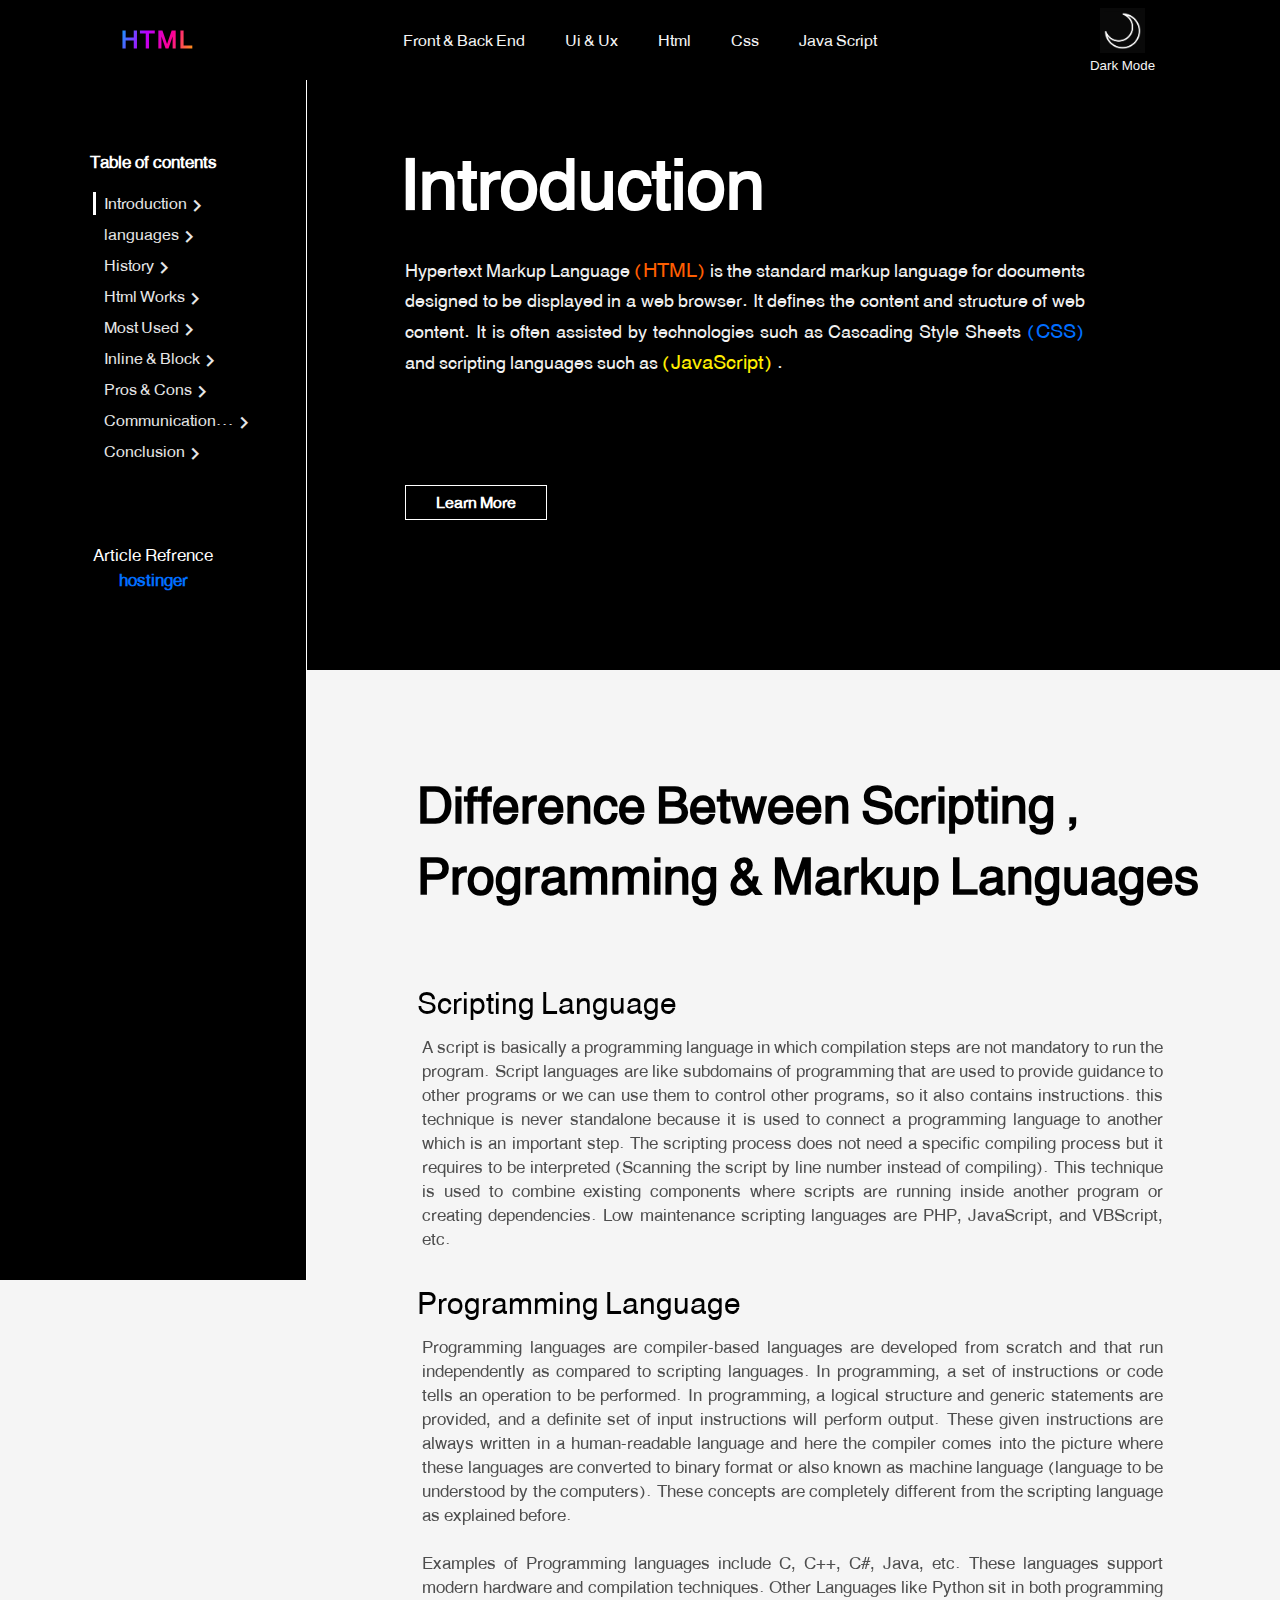
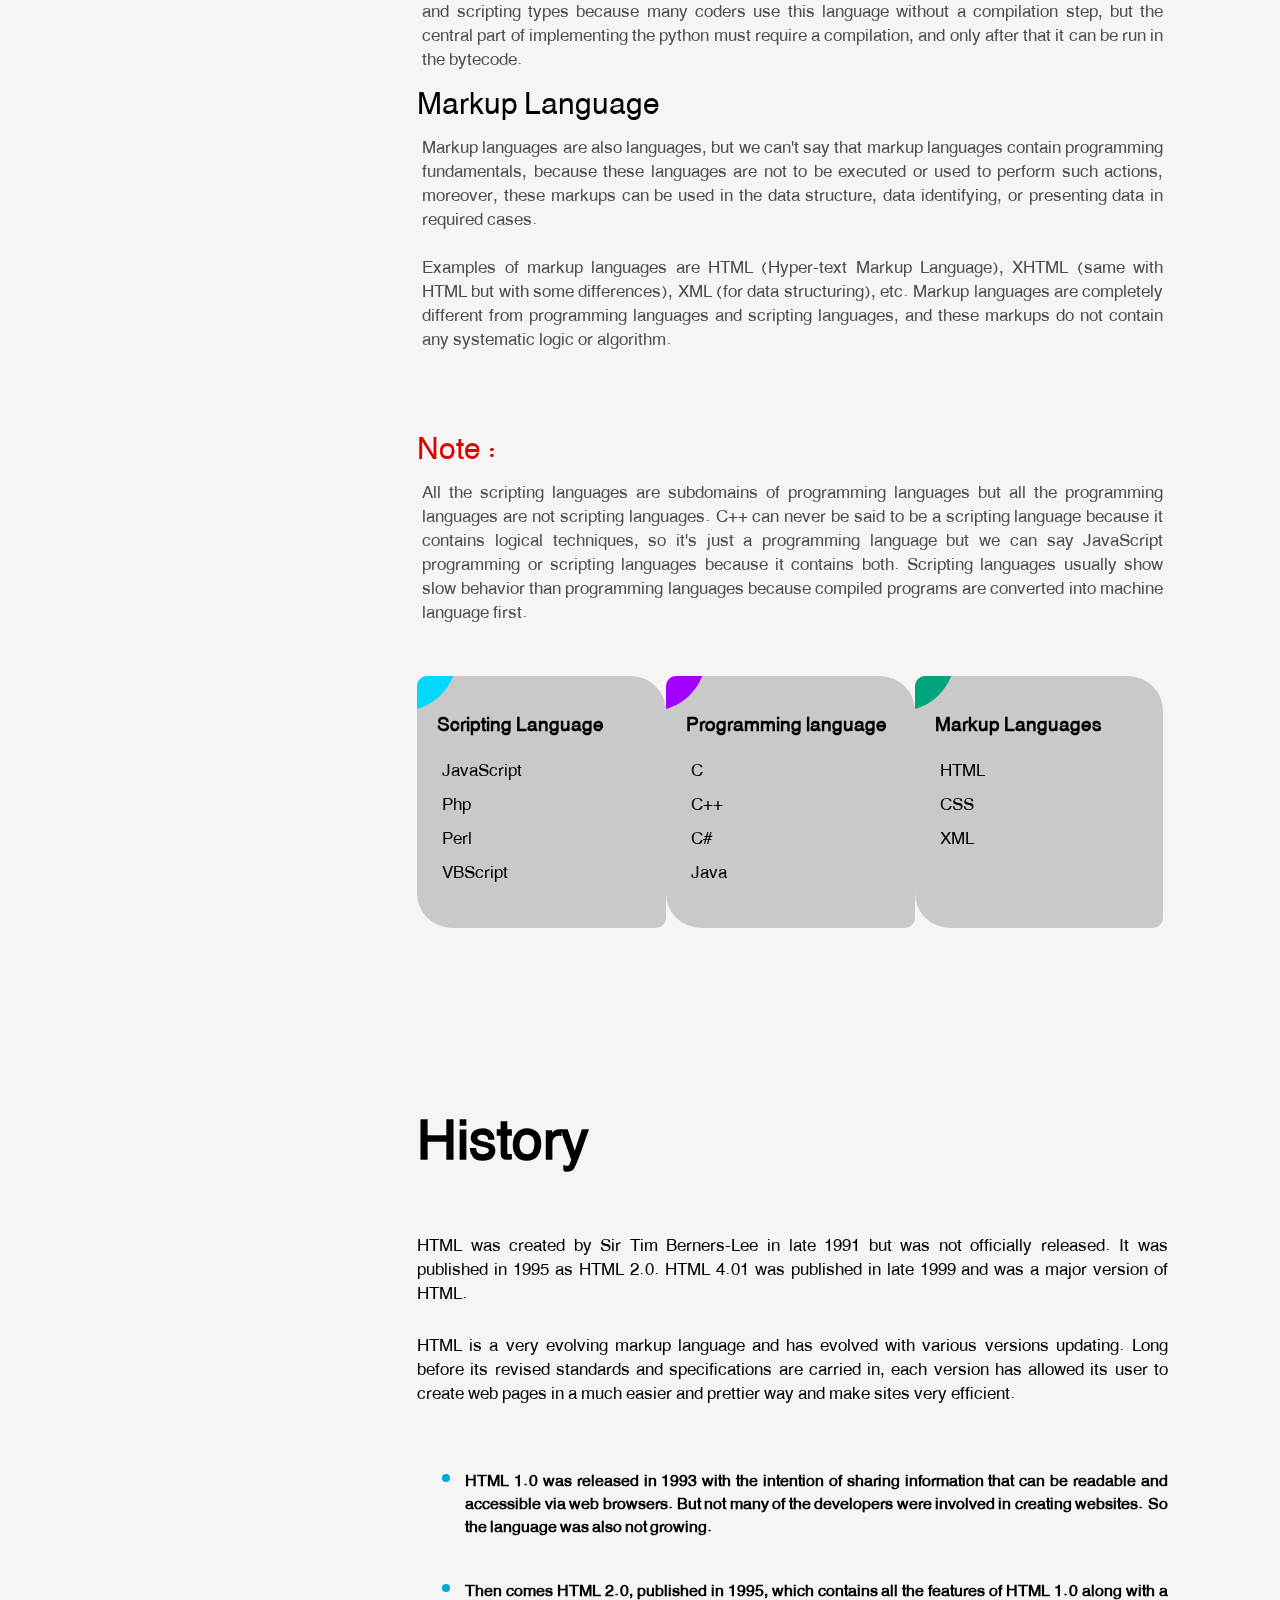
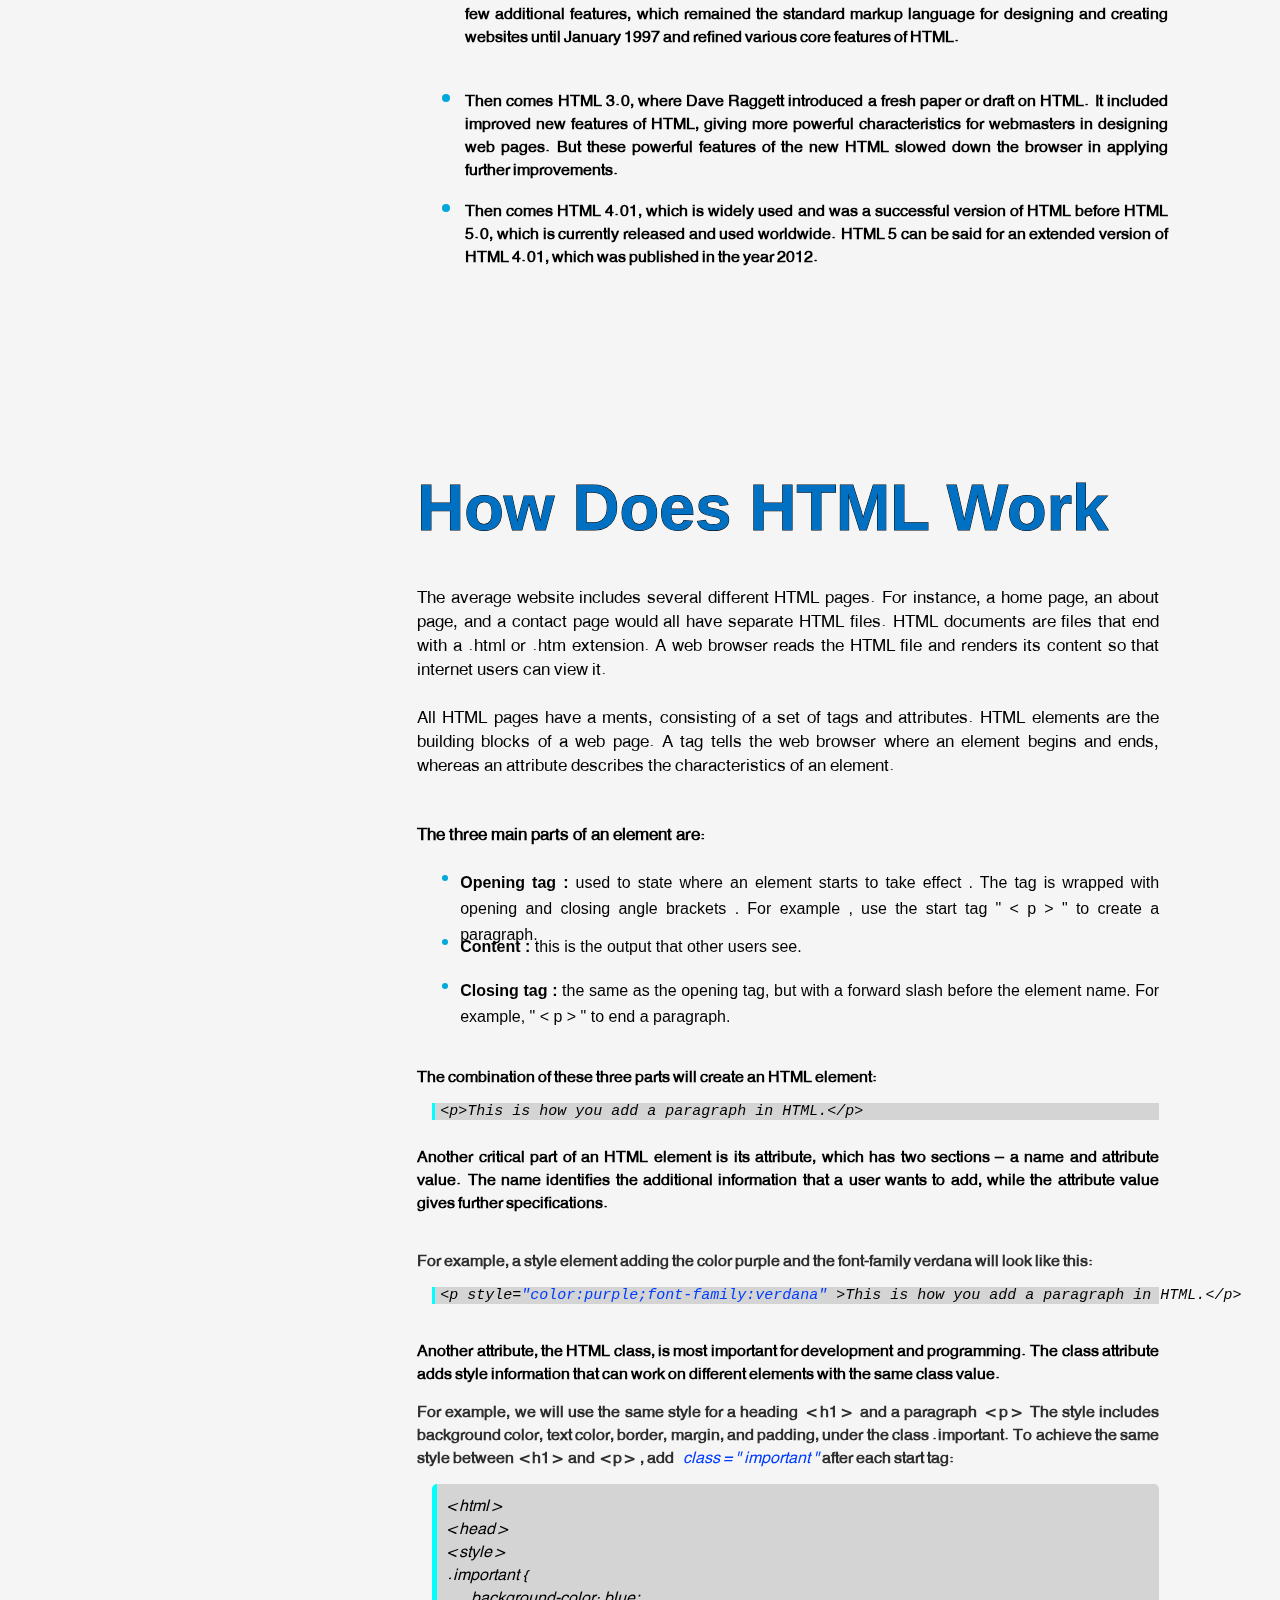
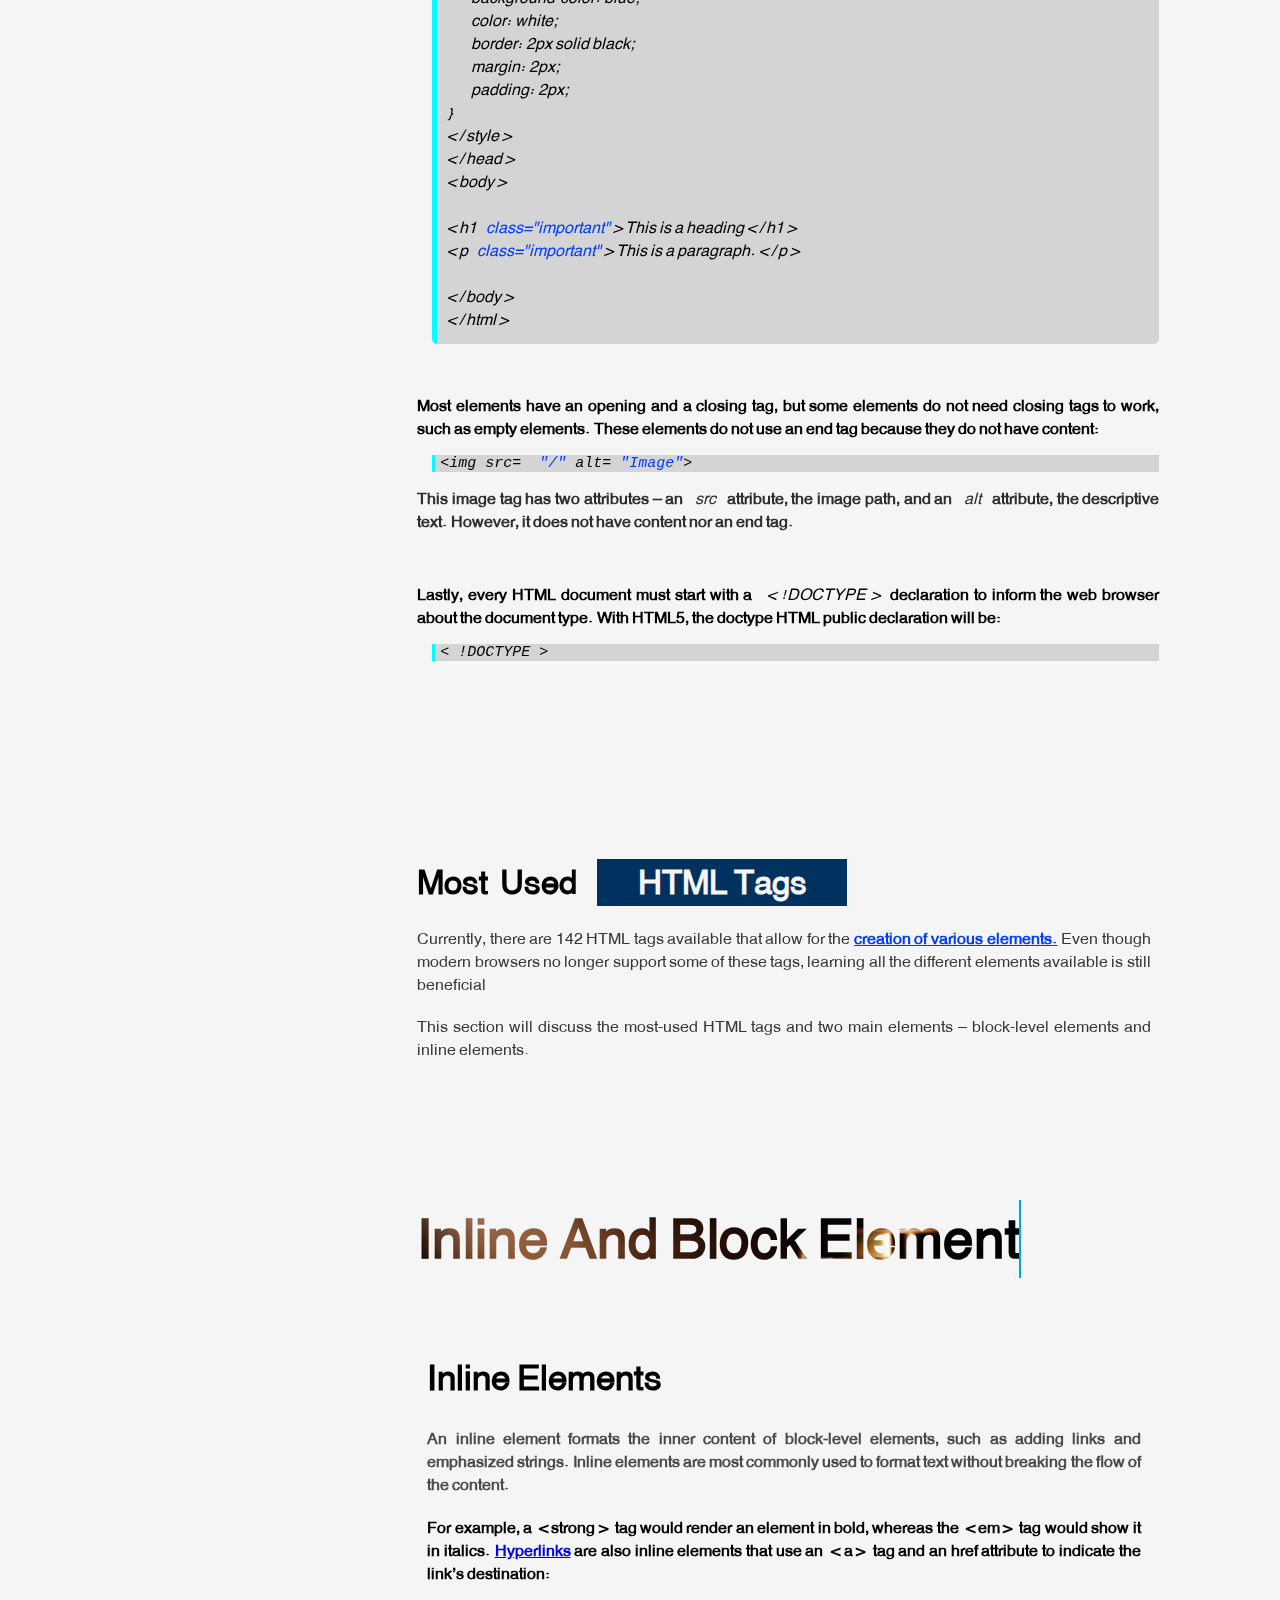
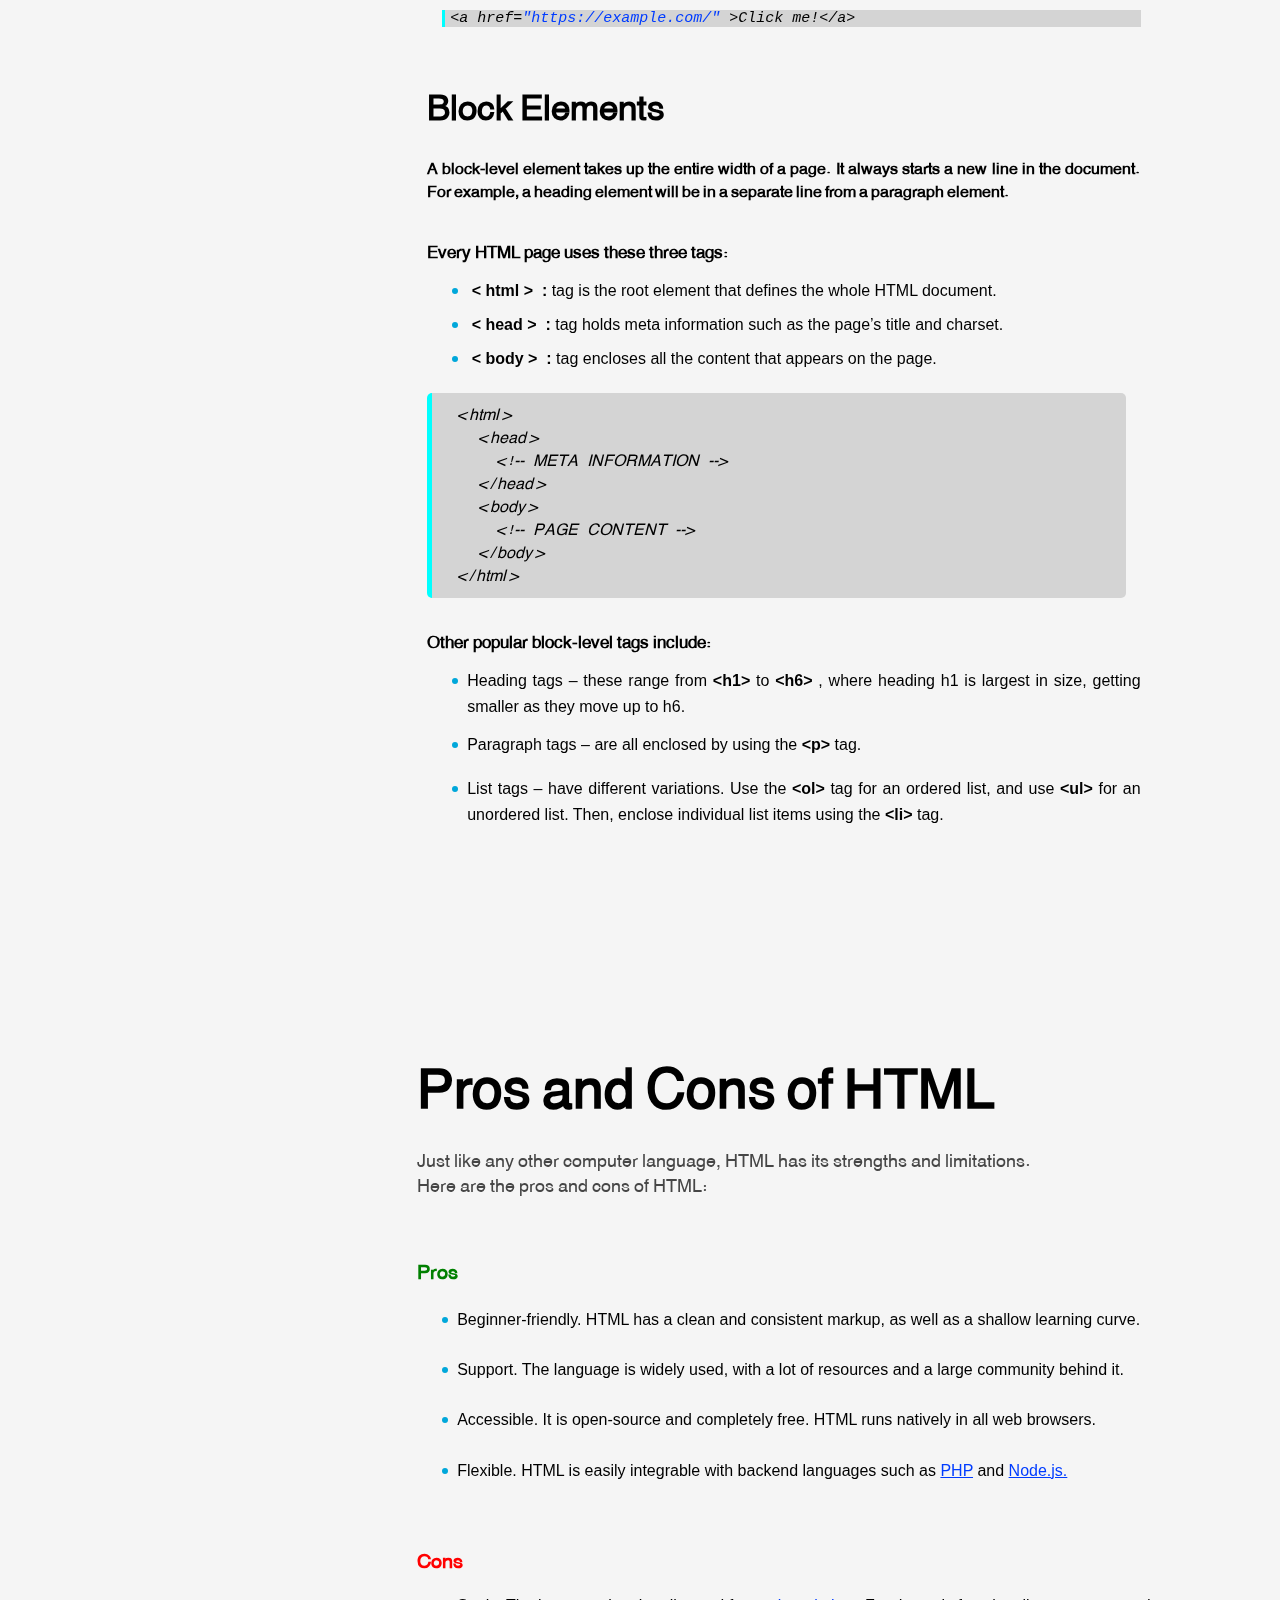
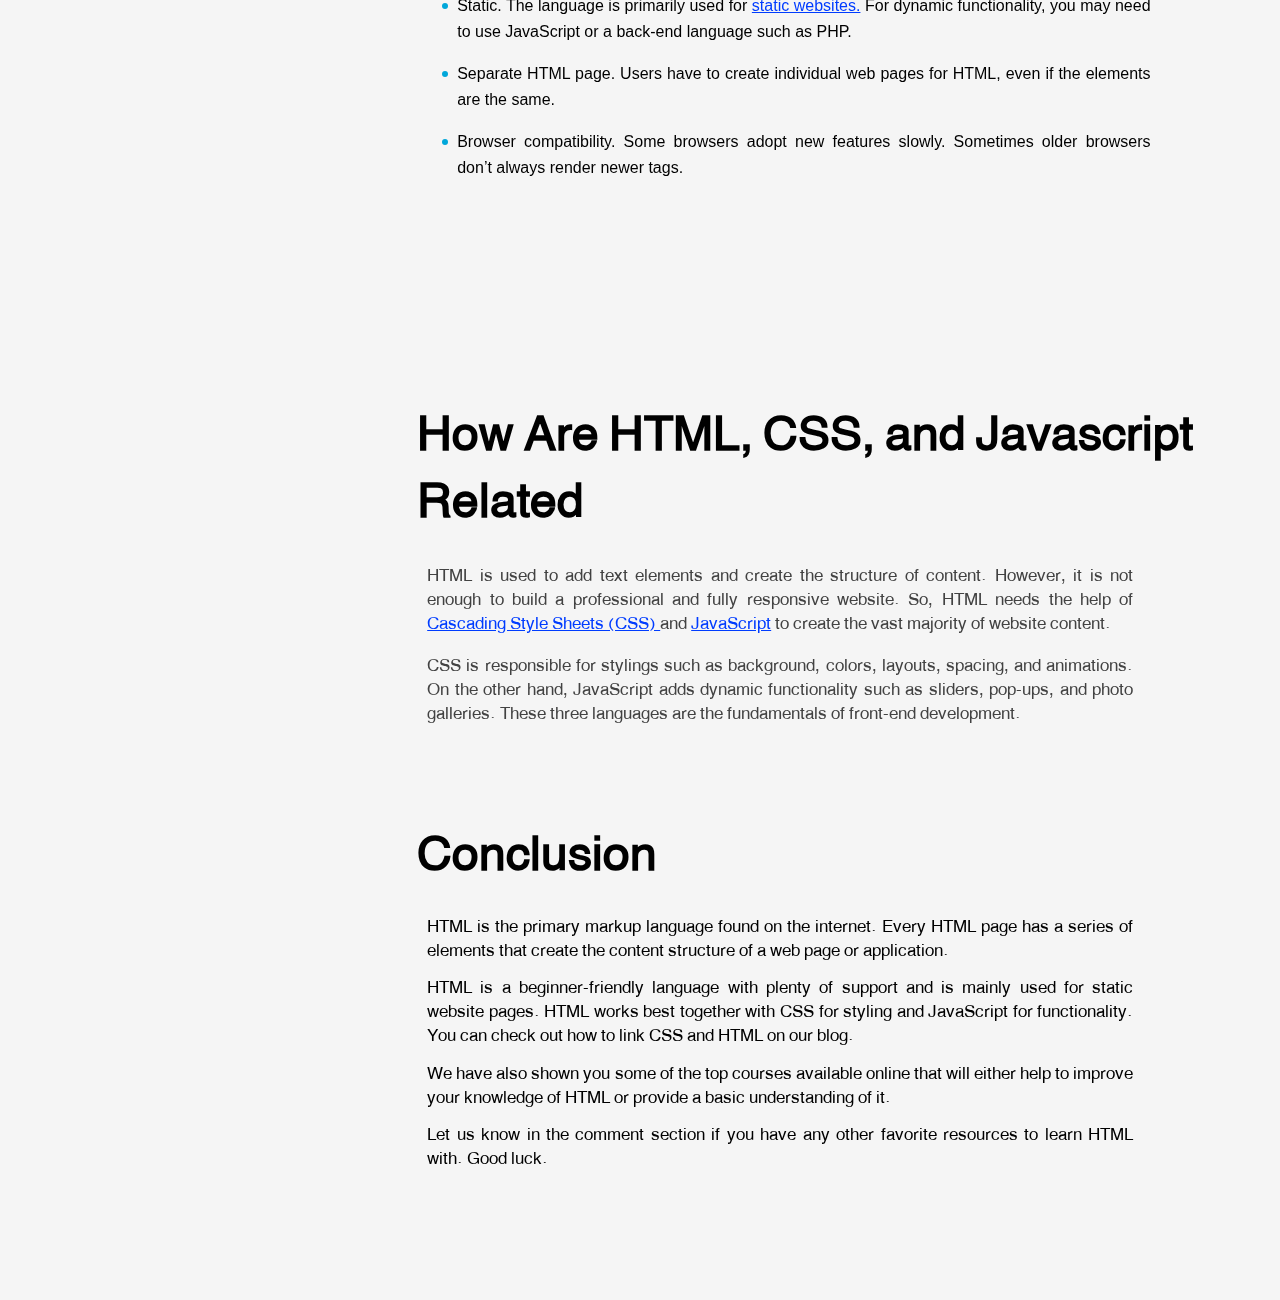
<file: Html_files/HTML.html>
<!DOCTYPE html>
<html lang="en" dir="ltr">

<head>
    <title>HTML</title>
    <meta charset="UTF-8">
    <link rel="stylesheet" href="../Css_files/HTML.css">
    <meta http-equiv="X-UA-Compatible" content="IE=edge">
    <meta name="viewport" content="width=device-width, initial-scale=1">
    <link rel="icon" href="../Images_files/code-to-img.svg">
    <link href="https://fonts.googleapis.com/icon?family=Material+Icons" rel="stylesheet">
    <link rel="stylesheet" href="https://cdnjs.cloudflare.com/ajax/libs/font-awesome/4.7.0/css/font-awesome.min.css">


    <style>
        @import url('https://fonts.googleapis.com/css2?family=DM+Serif+Text:ital@0;1&display=swap');
    </style>

</head>

<body>

    <!-- navigation bar -->
    <div class="nav-container" id="jump-top">
        <div class="title-container">
            <h3>HTML</h3>
        </div>

        <div class="list-container">
            <ul>
                <li><a href="../Html_files/F&B-END.html">Front & Back End</a></li>
                <li><a href="../Html_files/UI-UX.html">Ui & Ux</a></li>
                <li><a href="#">Html</a></li>
                <li><a href="../Html_files/CSS.html">Css</a></li>
                <li><a href="../Html_files/JS.html">Java Script</a></li>

            </ul>
        </div>

        <div class="icon-container">
                <button class="themBtn"><img src="../Images_files/moon.jpg" class="dark" width="45px" alt=""><span>Dark Mode</span></button>
        </div>
    </div>



    <!-- sidebar -- content list -->
    <div class="sidebar-container">
        <div class="content-list-container">
            <h1 class="h1_table">Table of contents</h1>
            <ul>
                <li><a href="#intro-jump">Introduction<i class="material-icons">keyboard_arrow_right</i></a></li>
                <li><a href="#languages-jump">languages<i class="material-icons">keyboard_arrow_right</i></a></li>
                <li><a href="#history-jump">History<i class="material-icons">keyboard_arrow_right</i></a></li>
                <li><a href="#html-works-jump">Html Works<i class="material-icons">keyboard_arrow_right</i></a></li>
                <li><a href="#mini-part-jump">Most Used<i class="material-icons">keyboard_arrow_right</i></a></li>
                <li><a href="#inline-block-jump">Inline & Block<i class="material-icons">keyboard_arrow_right</i></a></li>
                <li><a href="#pros-cons-jump">Pros & Cons<i class="material-icons">keyboard_arrow_right</i></a></li>
                <li><a href="#languages-relation-jump">Communication...<i class="material-icons">keyboard_arrow_right</i></a></li>
                <li><a href="#conclusion-jump">Conclusion<i class="material-icons">keyboard_arrow_right</i></a></li>
            </ul>
        </div>

        <div class="img-container">
            <div class="img-content"></div>
            <p class="p_table">Article Refrence <br> <a
                    href="https://www.hostinger.com/tutorials/what-is-html#How_Are_HTML_CSS_and_Javascript_Related">hostinger</a>
            </p>
        </div>
    </div>


    <!-- Introduction section -->
    <div class="intro-container" id="intro-jump">
        <div class="intro-content">
            <h1 class="intro-h1">Introduction</h1>
            <p class="intro-p">Hypertext Markup Language <a href="HTML.html"> (HTML) </a> is the standard markup language for documents
                designed to be displayed in a web browser. It defines the content and structure of web content. It is
                often assisted by technologies such as Cascading Style Sheets <a href="../Html_files/CSS.html"> (CSS)
                </a> and scripting languages such as <a href="../Html_files/JS.html">(JavaScript)</a> .</p>
            <a href="" class="button" id="bubleBtn">Learn More
                <span></span><span></span><span></span><span></span>
            </a>
        </div>
    </div>



    <!-- chapter 1 languages -->
    <div class="chapter-1-container" id="languages-jump">
        <h1 class="title-chapter1">Difference Between Scripting , Programming & Markup Languages</h1>
        <div class="text-container-chapter1">
            <h1>Scripting Language</h1>
            <p>A script is basically a programming language in which compilation steps are not mandatory to run the
                program. Script languages are like subdomains of programming that are used to provide guidance to other
                programs or we can use them to control other programs, so it also contains instructions. this technique
                is never standalone because it is used to connect a programming language to another which is an
                important step. The scripting process does not need a specific compiling process but it requires to be
                interpreted (Scanning the script by line number instead of compiling). This technique is used to combine
                existing components where scripts are running inside another program or creating dependencies. Low
                maintenance scripting languages are PHP, JavaScript, and VBScript, etc.</p>
        </div>

        <div class="text-container-chapter1">
            <h1>Programming Language</h1>
            <p>Programming languages are compiler-based languages are developed from scratch and that run independently
                as compared to scripting languages. In programming, a set of instructions or code tells an operation to
                be performed. In programming, a logical structure and generic statements are provided, and a definite
                set of input instructions will perform output. These given instructions are always written in a
                human-readable language and here the compiler comes into the picture where these languages are converted
                to binary format or also known as machine language (language to be understood by the computers). These
                concepts are completely different from the scripting language as explained before.
                <br><br>
                Examples of Programming languages include C, C++, C#, Java, etc. These languages support modern hardware
                and compilation techniques.
                Other Languages like Python sit in both programming and scripting types because many coders use this
                language without a compilation step, but the central part of implementing the python must require a
                compilation, and only after that it can be run in the bytecode.
            </p>
        </div>

        <div class="text-container-chapter1">
            <h1>Markup Language</h1>
            <p>Markup languages are also languages, but we can't say that markup languages contain programming
                fundamentals, because these languages are not to be executed or used to perform such actions, moreover,
                these markups can be used in the data structure, data identifying, or presenting data in required cases.
                <br><br>
                Examples of markup languages are HTML (Hyper-text Markup Language), XHTML (same with HTML but with some
                differences), XML (for data structuring), etc. Markup languages are completely different from
                programming languages and scripting languages, and these markups do not contain any systematic logic or
                algorithm.
            </p>
        </div>

        <div class="text-container-chapter1">
            <h1>Note :</h1>
            <p>All the scripting languages are subdomains of programming languages but all the programming languages are
                not scripting languages. C++ can never be said to be a scripting language because it contains logical
                techniques, so it's just a programming language but we can say JavaScript programming or scripting
                languages because it contains both. Scripting languages usually show slow behavior than programming
                languages because compiled programs are converted into machine language first.</p>
        </div>

        <div class="text-container-chapter1">
            <div class="column-container">
                <h3>Scripting Language</h3>
                <div class="specific_p">
                    <p>JavaScript</p>
                    <p>Php</p>
                    <p>Perl</p>
                    <p>VBScript</p>
                </div>
                <span></span>
            </div>
            <div class="column-container">
                <h3>Programming language</h3>
                <div class="specific_p">
                    <p>C</p>
                    <p>C++</p>
                    <p>C#</p>
                    <p>Java</p>
                </div>
                <span></span>
            </div>
            <div class="column-container">
                <h3>Markup Languages</h3>
                <div class="specific_p">
                    <p>HTML</p>
                    <p>CSS</p>
                    <p>XML</p>
                </div>
                <span></span>
            </div>
        </div>
    </div>



    <!-- chapter 2 languages -->
    <div class="chapter-2-container" id="history-jump">
        <h1 class="title">History</h1>
        <div class="paragraph-container">
            <p>
                HTML was created by Sir Tim Berners-Lee in late 1991 but was not officially released. It was published in 1995 as HTML 2.0. HTML 4.01 was published in late 1999 and was a major version of HTML.</p>
            <p>HTML is a very evolving markup language and has evolved with various versions updating. Long before its revised standards and specifications are carried in, each version has allowed its user to create web pages in a much easier and prettier way and make sites very efficient.</p>
        </div>
        <div class="version-container">
            <div class="content">
                <span></span>
                <p>HTML 1.0 was released in 1993 with the intention of sharing information that can be readable and accessible via web browsers. But not many of the developers were involved in creating websites. So the language was also not growing.</p>
            </div>
            <div class="content">
                <span></span>
                <p>Then comes HTML 2.0, published in 1995, which contains all the features of HTML 1.0 along with a few additional features, which remained the standard markup language for designing and creating websites until January 1997 and refined various core features of HTML.</p>
            </div>
            <div class="content">
                <span></span>
                <p>Then comes HTML 3.0, where Dave Raggett introduced a fresh paper or draft on HTML. It included improved new features of HTML, giving more powerful characteristics for webmasters in designing web pages. But these powerful features of the new HTML slowed down the browser in applying further improvements.</p>
            </div>
            <div class="content">
                <span></span>
                <p>Then comes HTML 4.01, which is widely used and was a successful version of HTML before HTML 5.0, which is currently released and used worldwide. HTML 5 can be said for an extended version of HTML 4.01, which was published in the year 2012.</p>
            </div>
        </div>
        
    </div>


    <!-- chapter 3 Html Works -->
    <div class="chapter-3-container" id="html-works-jump">
        <div class="title-container">
            <h1 class="front-title">How Does HTML Work</h1>
            <h1 class="back-title">How Does HTML Work</h1>
        </div>
        <div class="explain-container">
            <p>The average website includes several different HTML pages. For instance, a home page, an about page, and a contact page would all have separate HTML files.
               HTML documents are files that end with a .html or .htm extension. A web browser reads the HTML file and renders its content so that internet users can view it.
                <br><br>
                All HTML pages have a ments, consisting of a set of tags and attributes. HTML elements are the building blocks of a web page. A tag tells the web browser where an element begins and ends, whereas an attribute describes the characteristics of an element. 
            </p>
        </div>
        <div class="element-parts-container">
            <h3>The three main parts of an element are: </h3>
            <div>
                <span></span>
                <p><b> Opening tag : </b> used to state where an element starts to take effect . The tag is wrapped with opening and closing angle brackets . For example , use the start tag &quot; &lt; p &gt; &quot; to create a paragraph. </p>
            </div>
            <div>
                <span></span>
                <p><b> Content : </b> this is the output that other users see. </p>
            </div>
            <div>
                <span></span>
                <p><b> Closing tag : </b> the same as the opening tag, but with a forward slash before the element name. For example, &quot; &lt; p &gt; &quot; to end a paragraph. </p>
            </div>
        </div>


        <div class="explanation-element-parts-container">
            <p>The combination of these three parts will create an HTML element:</p>
            <pre class="language-html"><code class="language-html"><span><span><span>&lt;</span>p</span><span>&gt;</span></span>This is how you add a paragraph in HTML.<span><span><span>&lt;/</span>p</span><span>&gt;</span></span></code></pre>
            <p>Another critical part of an HTML element is its attribute, which has two sections – a name and attribute value. The name identifies the additional information that a user wants to add, while the attribute value gives further specifications. </p>
            <p>For example, a style element adding the color purple and the font-family verdana will look like this:</p>
            <pre class="language-html"><code class="language-html"><span><span><span>&lt;</span>p style=<span class="blue">"color:purple;font-family:verdana"</span> </span><span>&gt;</span></span>This is how you add a paragraph in HTML.<span><span><span>&lt;/</span>p</span><span>&gt;</span></span></code></pre>
            <p>Another attribute, the HTML class, is most important for development and programming. The class attribute adds style information that can work on different elements with the same class value. </p>
            <p>For example, we will use the same style for a heading  &nbsp;&lt; h1 &gt;&nbsp; and a paragraph &nbsp;&lt; p &gt;&nbsp; The style includes background color, text color, border, margin, and padding, under the class .important. To achieve the same style between &nbsp;&lt; h1 &gt;&nbsp; and &nbsp;&lt; p &gt;&nbsp; , add &nbsp; <span class="blue"> class = " important " </span> after each start tag: </p>


            <div class="class-explanation">
                &lt; html &gt;<br>
                &lt; head &gt;<br>
                &lt; style &gt;<br>
                .important {<br>
                &nbsp;&nbsp; &nbsp;&nbsp; &nbsp; background-color: blue;<br>
                &nbsp;&nbsp; &nbsp;&nbsp; &nbsp; color: white;<br>
                &nbsp;&nbsp; &nbsp;&nbsp; &nbsp; border: 2px solid black;<br>
                &nbsp;&nbsp; &nbsp;&nbsp; &nbsp; margin: 2px;<br>
                &nbsp;&nbsp; &nbsp;&nbsp; &nbsp; padding: 2px;<br>
                } <br>
                &lt; / style &gt;<br>
                &lt; / head &gt;<br>
                &lt; body &gt;<br>
                <br>
                &lt; h1 &nbsp; <span class="blue"> class="important" </span> &gt; This is a heading  &lt; / h1  &gt;<br>
                &lt; p &nbsp; <span class="blue"> class="important" </span> &gt;   This is a paragraph.  &lt; / p &gt;<br>
                <br>
                &lt; / body &gt;<br>
                &lt; / html &gt;
            </div>

            <p>Most elements have an opening and a closing tag, but some elements do not need closing tags to work, such as empty elements. These elements do not use an end tag because they do not have content:</p>
            <pre class="language-html"><code class="language-html"><span><span>&lt;</span>img src= <span class="blue"> "/" </span>alt= <span class="blue">"Image"</span></span>&gt;</code></pre>
            <p>This image tag has two attributes – an <span>&nbsp; src &nbsp;</span> attribute, the image path, and an <span>&nbsp; alt &nbsp;</span> attribute, the descriptive text. However, it does not have content nor an end tag. </p>
            <p>Lastly, every HTML document must start with a <span>&nbsp; &lt; !DOCTYPE &gt;&nbsp; </span> declaration to inform the web browser about the document type. With HTML5, the doctype HTML public declaration will be:</p>
            <pre class="language-html"><code class="language-html">&lt; !DOCTYPE &gt;</code></pre>
        </div>
    </div>


    <!-- mini part most use tags -->
    <div class="mini-part-container" id="mini-part-jump">
        <div class="mini-part-content">
            <div class="animation-container">
                <h1>Most Used</h1>
                <section class="animation-content">
                    <div class="first">HTML Tags</div>
                    <div class="second">HTML Elements</div>
                </section>
            </div>
            <p>Currently, there are 142 HTML tags available that allow for the <a href="https://www.hostinger.com/tutorials/what-is-html" target="_blank"> creation of various elements.</a> Even though modern browsers no longer support some of these tags, learning all the different elements available is still beneficial</p>
            <p>This section will discuss the most-used HTML tags and two main elements – block-level elements and inline elements. </p>
        </div>
    </div>


    <!-- chapter 4 Inline & Block Element -->
    <div class="chapter-4-container" id="inline-block-jump">
        
        <!-- Typewriter Animation -->
        <h1 class="title cursor typewriter-animation">Inline And Block Elements <img src="../HTML-Images_file/course-icon.png" width="50px" style="transform: translateY(10px);"  alt=""> .... </h1>
        
        <div class="inline-element-container">
            <h1>Inline Elements</h1>
            <p>An inline element formats the inner content of block-level elements, such as adding links and emphasized strings. Inline elements are most commonly used to format text without breaking the flow of the content. </p>
            <p>For example, a  &nbsp;&lt; strong &gt;&nbsp; tag would render an element in bold, whereas the &nbsp;&lt; em &gt;&nbsp; tag would show it in italics. <a href="https://www.hostinger.com/tutorials/how-to-create-hyperlink">Hyperlinks</a> are also inline elements that use an &nbsp;&lt; a &gt;&nbsp; tag and an href attribute to indicate the link’s destination:</p>
            <pre class="language-html"><code class="language-html"><span><span><span>&lt;</span>a href=<span class="blue">"https://example.com/"</span> </span><span>&gt;</span></span>Click me!<span><span><span>&lt;/</span>a</span><span>&gt;</span></span></code></pre>
        </div>
        
        <div class="block-element-container">
            <h1>Block Elements</h1>
            <p>A block-level element takes up the entire width of a page. It always starts a new line in the document. For example, a heading element will be in a separate line from a paragraph element.</p>
            <div class="list-container">
                <h3>Every HTML page uses these three tags:</h3>
                <div>
                    <span></span>
                    <p><b>  &nbsp;&lt; html &gt;&nbsp; : </b> tag is the root element that defines the whole HTML document.</p>
                </div>
                <div>
                    <span></span>
                    <p><b> &nbsp;&lt; head &gt;&nbsp; : </b> tag holds meta information such as the page’s title and charset.</p>
                </div>
                <div>
                    <span></span>
                    <p><b> &nbsp;&lt; body &gt;&nbsp; : </b> tag encloses all the content that appears on the page.</p>
                </div>
            </div>

            <div class="class-explanation">
                &lt; html &gt;<br>
                &nbsp;&nbsp;&nbsp;&nbsp;&nbsp;&nbsp;&nbsp;&lt; head &gt;<br>
                &nbsp;&nbsp;&nbsp;&nbsp;&nbsp;&nbsp;&nbsp;&nbsp;&nbsp;&nbsp;&nbsp;&nbsp;&nbsp;&lt; !-- &nbsp; META &nbsp; INFORMATION &nbsp; --&gt;<br>
                &nbsp;&nbsp;&nbsp;&nbsp;&nbsp;&nbsp;&nbsp;&lt; / head &gt;<br>
                &nbsp;&nbsp;&nbsp;&nbsp;&nbsp;&nbsp;&nbsp;&lt; body &gt;<br>
                &nbsp;&nbsp;&nbsp;&nbsp;&nbsp;&nbsp;&nbsp;&nbsp;&nbsp;&nbsp;&nbsp;&nbsp;&nbsp;&lt; !-- &nbsp; PAGE &nbsp; CONTENT &nbsp; --&gt;<br>
                &nbsp;&nbsp;&nbsp;&nbsp;&nbsp;&nbsp;&nbsp;&lt; / body &gt;<br>
                &lt; / html &gt;
            </div>

            <div class="list-container">
                <h3>Other popular block-level tags include:</h3>
                <div>
                    <span></span>
                    <p> Heading tags – these range from <b>&lt;h1&gt;</b> to <b>&lt;h6&gt;</b> , where heading h1 is largest in size, getting smaller as they move up to h6. </p>
                </div>
                <div>
                    <span></span>
                    <p>Paragraph tags – are all enclosed by using the <b>&lt;p&gt;</b> tag.</p>
                </div>
                <div>
                    <span></span>
                    <p>List tags – have different variations. Use the <b>&lt;ol&gt;</b> tag for an ordered list, and use <b>&lt;ul&gt;</b> for an unordered list. Then, enclose individual list items using the <b>&lt;li&gt;</b> tag. </p>
                </div>
            </div>
        </div>
    </div>


    <!-- chapter 5 Pros and Cons -->
    <div class="chapter-5-container" id="pros-cons-jump">
        <h1 class="title">Pros and Cons of HTML</h1>
        <p class="paragraph">Just like any other computer language, HTML has its strengths and limitations. <br> Here are the pros and cons of HTML:</p>
        <div class="pros-container">
            <div class="list-container-5">
                <h3>Pros</h3>
                <div>
                    <span></span>
                    <p>Beginner-friendly. HTML has a clean and consistent markup, as well as a shallow learning curve.</p>
                </div>
                <div>
                    <span></span>
                    <p>Support. The language is widely used, with a lot of resources and a large community behind it.</p>
                </div>
                <div>
                    <span></span>
                    <p>Accessible. It is open-source and completely free. HTML runs natively in all web browsers.</p>
                </div>
                <div>
                    <span></span>
                    <p>Flexible. HTML is easily integrable with backend languages such as <a href="https://www.hostinger.com/tutorials/php" style="color: rgb(0, 60, 255);">PHP</a> and <a href="https://www.hostinger.com/tutorials/what-is-node-js" style="color: rgb(0, 60, 255);"> Node.js.</a></p>
                </div>
            </div>
        </div>

        <div class="cons-container">
            <div class="list-container-5">
                <h3>Cons</h3>
                <div>
                    <span></span>
                    <p>Static. The language is primarily used for <a href="https://www.hostinger.com/tutorials/static-website/" style="color: rgb(0, 60, 255);">static websites.</a> For dynamic functionality, you may need to use JavaScript or a back-end language such as PHP.</p>
                </div>
                <div>
                    <span></span>
                    <p>Separate HTML page. Users have to create individual web pages for HTML, even if the elements are the same. </p>
                </div>
                <div>
                    <span></span>
                    <p>Browser compatibility. Some browsers adopt new features slowly. Sometimes older browsers don’t always render newer tags.</p>
                </div>
            </div>
        </div>
    </div>

    <!-- chapter 6 Languages Relation -->
    <div class="chapter-6-container" id="languages-relation-jump">
        <h1 class="title">How Are HTML, CSS, and Javascript <br> Related</h1>
        <div class="chapter6-content">
            <p>HTML is used to add text elements and create the structure of content. However, it is not enough to build a professional and fully responsive website. So, HTML needs the help of <a href=""> Cascading Style Sheets (CSS) </a> and <a href=""> JavaScript</a> to create the vast majority of website content. </p>
            <p>CSS is responsible for stylings such as background, colors, layouts, spacing, and animations. On the other hand, JavaScript adds dynamic functionality such as sliders, pop-ups, and photo galleries. These three languages are the fundamentals of front-end development.</p>
        </div>
    </div>

    <!-- chapter 7 Conclusion -->
    <div class="chapter-7-container" id="conclusion-jump">
        <h1 class="title">Conclusion</h1>
        <div class="text-container">
            <p>HTML is the primary markup language found on the internet. Every HTML page has a series of elements that create the content structure of a web page or application.</p>
            <p>HTML is a beginner-friendly language with plenty of support and is mainly used for static website pages. HTML works best together with CSS for styling and JavaScript for functionality. You can check out how to link CSS and HTML on our blog.</p>
            <p>We have also shown you some of the top courses available online that will either help to improve your knowledge of HTML or provide a basic understanding of it.</p>
            <p>Let us know in the comment section if you have any other favorite resources to learn HTML with. Good luck.</p>
        </div>
    </div>

    <script src="../JavaScript_files/HTML.js"></script>

</body>

</html>
</file>
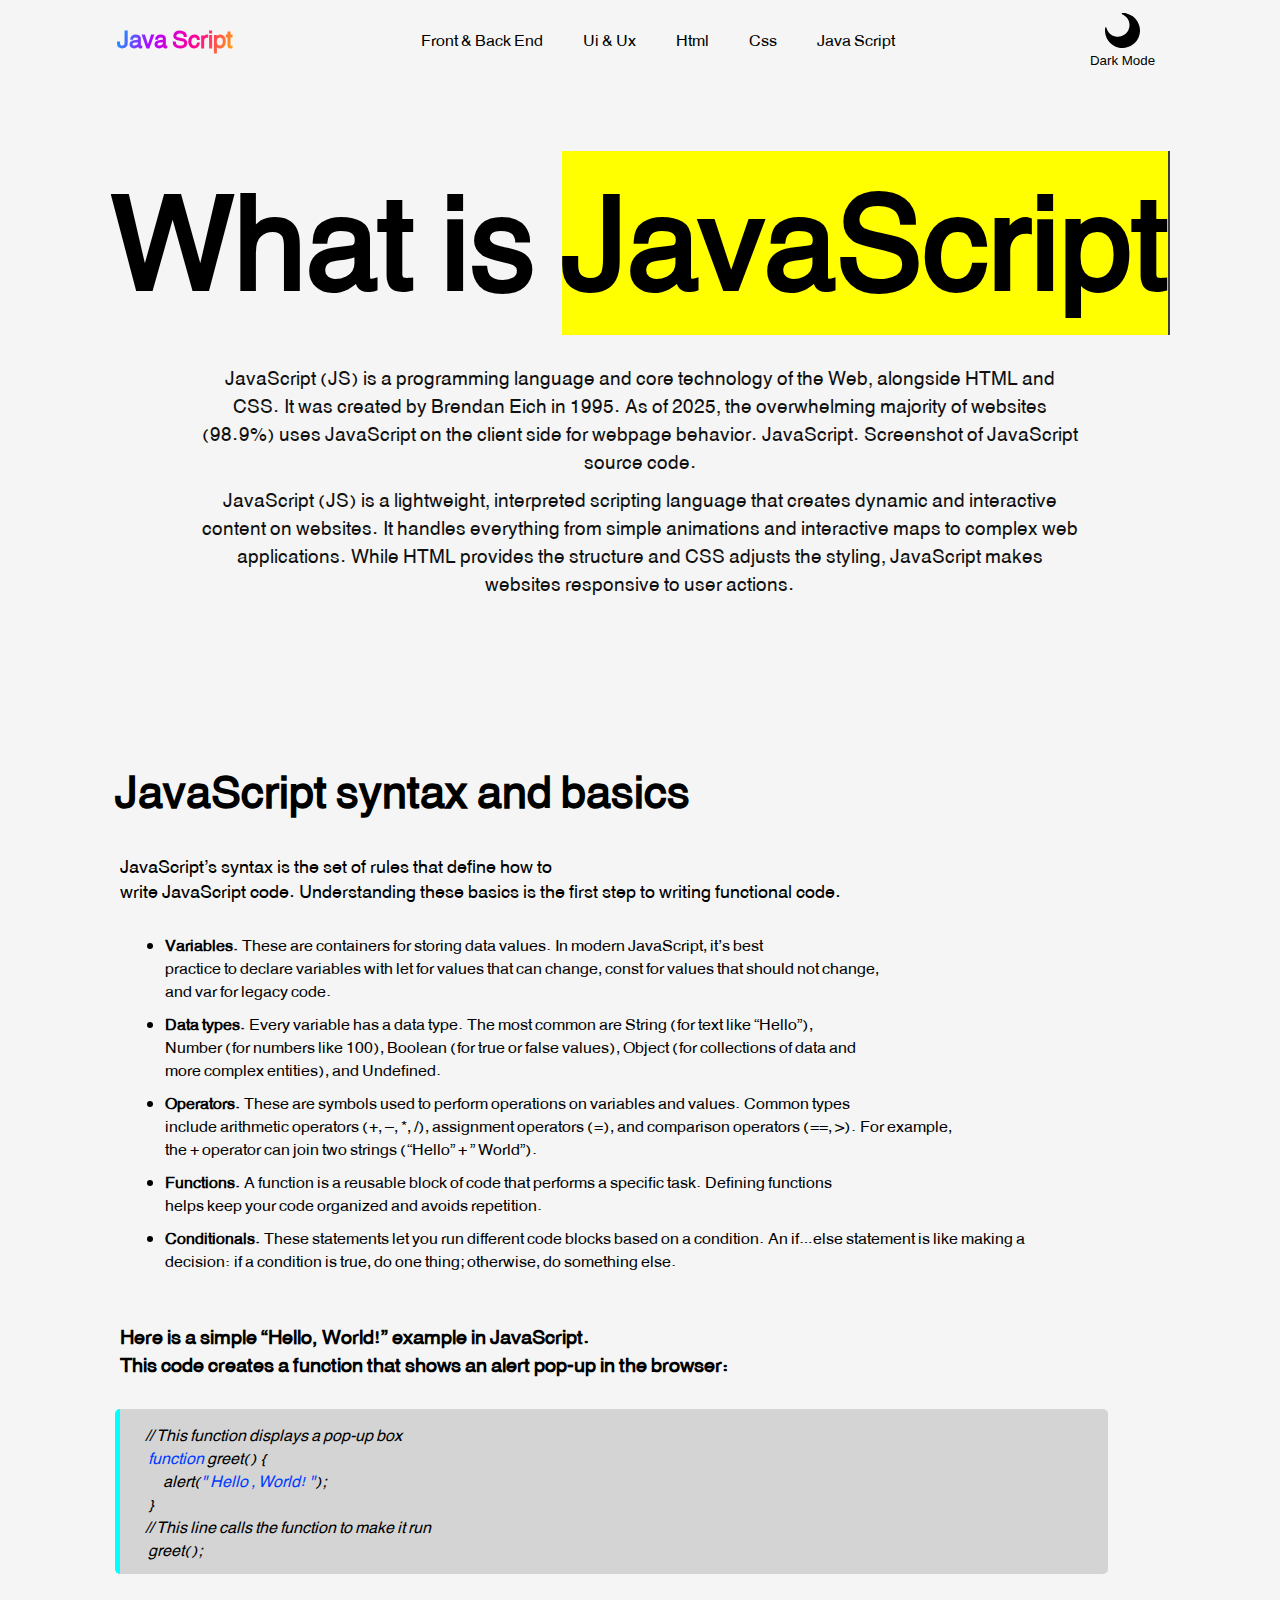
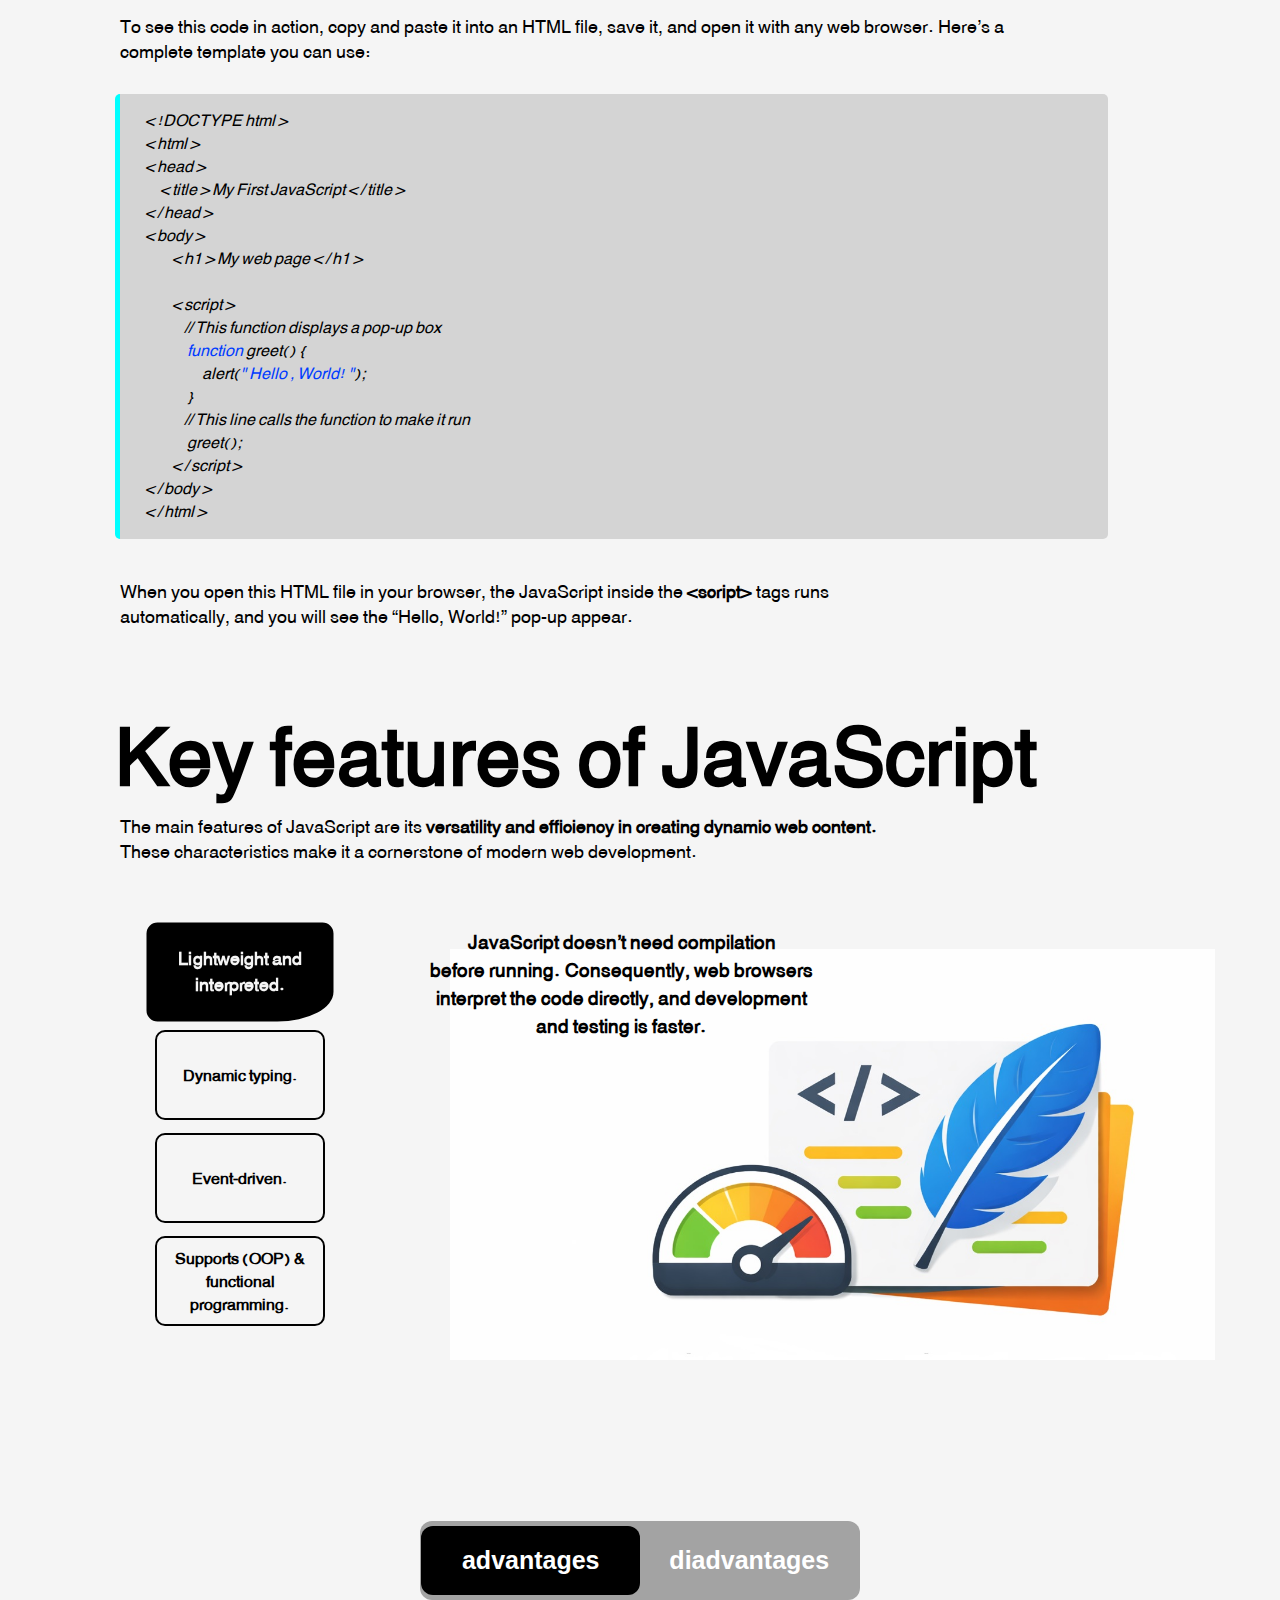
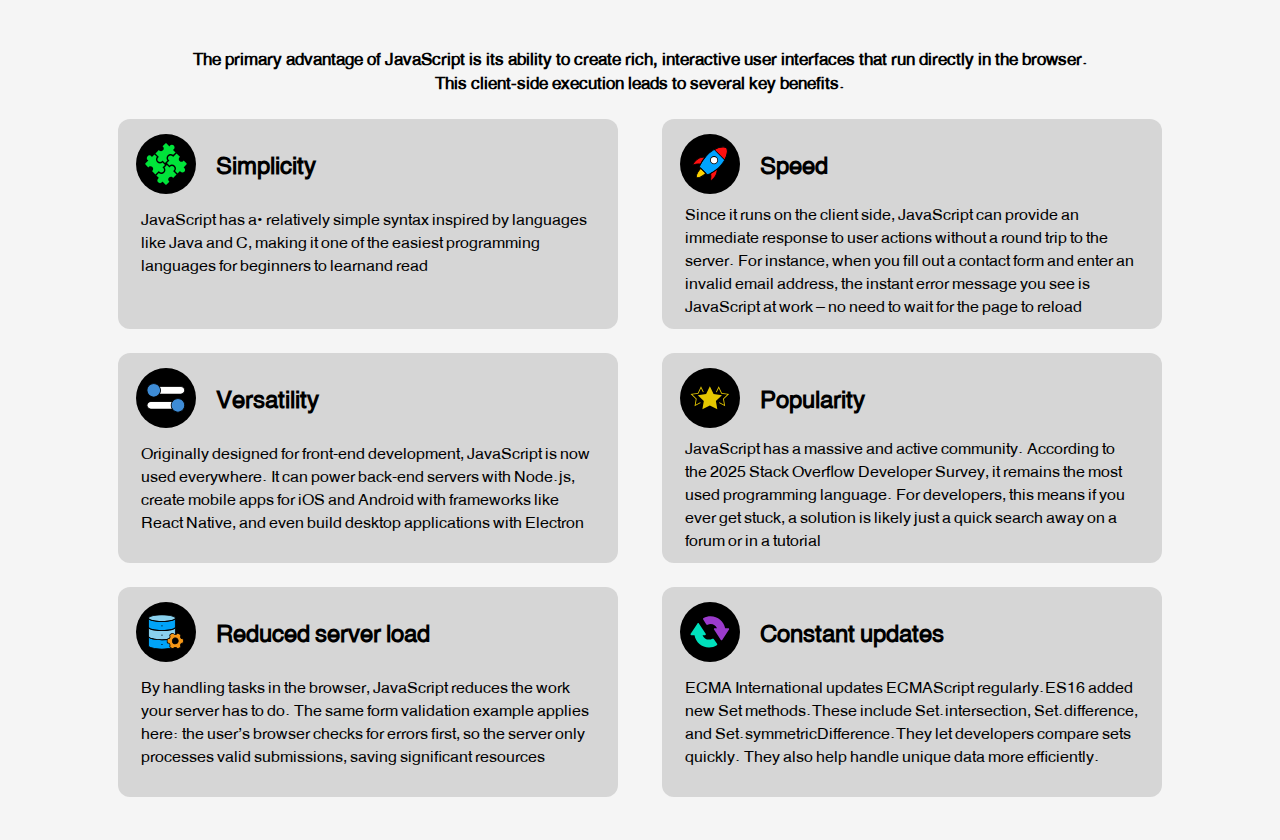
<file: Html_files/JS.html>
<!DOCTYPE html>
<html lang="en" dir="ltr">

<head>
    <title>JavaScript</title>
    <meta charset="UTF-8">
    <meta http-equiv="X-UA-Compatible" content="IE=edge">
    <meta name="viewport" content="width=device-width, initial-scale=1">
    <link rel="stylesheet" href="../Css_files/JS.css">
    <link rel="icon" href="../Images_files/code-to-img.svg">
    <link href="https://fonts.googleapis.com/icon?family=Material+Icons" rel="stylesheet">
    <link rel="stylesheet" href="https://cdnjs.cloudflare.com/ajax/libs/font-awesome/4.7.0/css/font-awesome.min.css">


    <style>
        @import url('https://fonts.googleapis.com/css2?family=DM+Serif+Text:ital@0;1&display=swap');
    </style>

</head>

<body>

    <!-- navigation bar -->

    <div class="nav-container"  id="jump-top">
        <div class="title-container">
            <h3 class="specific-h3">Java Script</h3>
        </div>

        <div class="list-container">
            <ul>
                <li><a href="../Html_files/F&B-END.html">Front & Back End</a></li>
                <li><a href="../Html_files/UI-UX.html">Ui & Ux</a></li>
                <li><a href="../Html_files/HTML.html">Html</a></li>
                <li><a href="../Html_files/CSS.html">Css</a></li>
                <li><a href="#">Java Script</a></li>
            </ul>
        </div>

        <div class="icon-container">
            <button class="themBtn"><img src="../Images_files/moon-icon.svg" class="dark" width="35px" alt=""><span>Dark Mode</span></button>
        </div>
    </div>


    <!--! previous concept -->
    <!-- <div class="container">
        <h1>Comming Soon ✨</h1>
        <p> <b>New content is on the way ! 🚀 </b><br> We're building this page to bring you a better and more complete experience. <br> Thank you for your patience — the final version will be available soon! </p>
        <h2>🙌</h2>
    </div> -->



    <!-- chapter 1 introduction -->
    <div class="chapter-1-container">
        <h1 class="cursor typewriter-animation">What is <b class="specific"> JavaScript </b></h1>
        <p>JavaScript (JS) is a programming language and core technology of the Web, alongside HTML and CSS. It was created by Brendan Eich in 1995. As of 2025, the overwhelming majority of websites (98.9%) uses JavaScript on the client side for webpage behavior. JavaScript. Screenshot of JavaScript source code.</p>
        <p>JavaScript (JS) is a lightweight, interpreted scripting language that creates dynamic and interactive content on websites. It handles everything from simple animations and interactive maps to complex web applications. While HTML provides the structure and CSS adjusts the styling, JavaScript makes websites responsive to user actions.</p>
        <img src="../JavaScript_Images-file/logo.png" alt="logo" id="appair">
    </div>


    <!-- chapter 2 syntax -->
     <div class="chapter-2-container">
        <h1>JavaScript syntax and basics</h1>
        <div class="text-container-chapter2">
            <p>JavaScript’s syntax is the set of rules that define how to  <br> write JavaScript code. Understanding these basics is the first step to writing functional code.</p>
            <ul>
                <li><b>Variables.</b> These are containers for storing data values. In modern JavaScript, it’s best <br> practice to declare variables with let for values that can change, const for values that should not change, <br> and var for legacy code.</li>
                <li><b>Data types.</b> Every variable has a data type. The most common are String (for text like “Hello”), <br> Number (for numbers like 100), Boolean (for true or false values), Object (for collections of data and <br> more complex entities), and Undefined.</li>
                <li><b>Operators.</b> These are symbols used to perform operations on variables and values. Common types <br> include arithmetic operators (+, –, *, /), assignment operators (=), and comparison operators (==, >). For example, <br> the + operator can join two strings (“Hello” + ” World”).</li>
                <li><b>Functions.</b> A function is a reusable block of code that performs a specific task. Defining functions <br> helps keep your code organized and avoids repetition.</li>
                <li><b>Conditionals.</b> These statements let you run different code blocks based on a condition. An if…else statement is like making a <br> decision: if a condition is true, do one thing; otherwise, do something else.</li>
            </ul>
            <p>Here is a simple “Hello, World!” example in JavaScript. <br> This code creates a function that shows an alert pop-up in the browser:</p>
        
            <div class="class-explanation">
                // This function displays a pop-up box<br>
                &nbsp;<span class="blue specific">function</span> greet() {<br>
                &nbsp;&nbsp; &nbsp;&nbsp; alert(<span class="blue specific">" Hello , World! "</span>);<br>
                &nbsp;}<br>
                // This line calls the function to make it run<br>
                &nbsp;greet();<br>
            </div>
        
            <p>To see this code in action, copy and paste it into an HTML file, save it, and open it with any web browser. Here’s a <br> complete template you can use:</p>
        
            <div class="class-explanation">
                &lt; !DOCTYPE html &gt;<br>
                &lt; html &gt;<br>
                &lt; head &gt;<br>
                &nbsp;&nbsp;&nbsp;&nbsp; &lt; title &gt; My First JavaScript &lt; / title &gt;<br>
                &lt; / head &gt;<br>
                &lt; body &gt;
                <br>

                    &nbsp;&nbsp;&nbsp;&nbsp;&nbsp;&nbsp;&nbsp;&nbsp; &lt; h1 &gt; My web page &lt; / h1 &gt;<br><br>

                    &nbsp;&nbsp;&nbsp;&nbsp;&nbsp;&nbsp;&nbsp;&nbsp; &lt; script &gt;<br>
                    &nbsp;&nbsp;&nbsp;&nbsp;&nbsp;&nbsp;&nbsp;&nbsp;&nbsp;&nbsp;&nbsp;&nbsp; // This function displays a pop-up box<br>
                    &nbsp;&nbsp;&nbsp;&nbsp;&nbsp;&nbsp;&nbsp;&nbsp;&nbsp;&nbsp;&nbsp;&nbsp; &nbsp;<span class="blue specific">function</span> greet() {<br>
                    &nbsp;&nbsp;&nbsp;&nbsp;&nbsp;&nbsp;&nbsp;&nbsp;&nbsp;&nbsp;&nbsp;&nbsp; &nbsp;&nbsp; &nbsp;&nbsp; alert(<span class="blue specific">" Hello , World! "</span>);<br>
                    &nbsp;&nbsp;&nbsp;&nbsp;&nbsp;&nbsp;&nbsp;&nbsp;&nbsp;&nbsp;&nbsp;&nbsp; &nbsp;}<br>
                    &nbsp;&nbsp;&nbsp;&nbsp;&nbsp;&nbsp;&nbsp;&nbsp;&nbsp;&nbsp;&nbsp;&nbsp; // This line calls the function to make it run<br>
                    &nbsp;&nbsp;&nbsp;&nbsp;&nbsp;&nbsp;&nbsp;&nbsp;&nbsp;&nbsp;&nbsp;&nbsp; &nbsp;greet();<br>
                    &nbsp;&nbsp;&nbsp;&nbsp;&nbsp;&nbsp;&nbsp;&nbsp; &lt; / script &gt;

                <br>
                &lt; / body &gt;<br>
                &lt; / html &gt;
            </div>
        
            <p>When you open this HTML file in your browser, the JavaScript inside the <b>&lt;script&gt;</b> tags runs <br> automatically, and you will see the “Hello, World!” pop-up appear.</p>
            
        </div>
     </div>


    <!-- chapter 3  Key features of js -->
    <div class="chapter-3-container">
        <h1>Key features of JavaScript</h1>
        <p>The main features of JavaScript are its <b> versatility and efficiency in creating dynamic web content.</b> <br> These characteristics make it a cornerstone of modern web development.</p>


            <!--? costom-container  -->
            <div class="costom-container">
                <!--? list-container -->
                <div class="list-container-chapter3">
                    <ul class="costom-ul">
                        <li>Lightweight and interpreted.</li>
                        <li>Dynamic typing.</li>
                        <li>Event-driven.</li>
                        <li>Supports (OOP) & functional programming.</li>
                    </ul>
                </div>
                <!--? content-container -->
                <div class="content-container-chapter3">
                    <div class="content content-li1">
                        <p>JavaScript doesn’t need compilation <br> before running. Consequently, web browsers <br> interpret the code directly, and development <br> and testing is faster.</p>
                        <img src="../JavaScript_Images-file/feature1 - Copy1.png" alt="">
                    </div>
                    <div class="content content-li2">
                        <p>Variables in JavaScript <br> don’t have  a fixed data type. <br> You can assign a number to a <br> variable and later reassign a <br> string to the same <br> variable, offering great flexibility.</p>
                        <img src="../JavaScript_Images-file/feature2main.jpg" alt="">
                    </div>
                    <div class="content content-li3">
                        <p>JavaScript responds to user actions, <br> known as events. <br> These include clicks, mouse movements, <br> or key presses, enabling highly <br> interactive user experiences.</p>
                        <img src="../JavaScript_Images-file/feature3-1.jfif" alt="">
                        <!-- <img src="../JavaScript_Images-file/feature3.png" alt=""> -->
                    </div>
                    <div class="content content-li4">
                        <p>JavaScript works with both <br> object-oriented programming (OOP), which <br> organizes code around objects, and <br> functional programming paradigms, <br> which treat functions as first-class citizens. <br> This hybrid nature lets developers choose the best <br> approach for their needs.</p>
                        <img src="../JavaScript_Images-file/feature4.png" alt="">
                    </div>
                </div>
            </div>
    </div>


    <!-- chapter 4 advantages and disadvantages of js -->

    <!-- <div class="chapter-4-container">
        <h1>What are the advantages of JavaScript?</h1>
        <p>The primary advantage of JavaScript is its ability to create rich, interactive user interfaces that run directly in the browser. This client-side execution leads to several key benefits.</p>
        <ul>
            <li>Simplicity. JavaScript has a• relatively simple syntax inspired by languages like Java and C, making it one of the easiest programming languages for beginners to learnand read.</li>
            <li>Speed. Since it runs on the client side, JavaScript can provide an immediate response to user actions without a round trip to the server. For instance, when you fill out a contact form and enter an invalid email address, the instant error message you see is JavaScript at work – no need to wait for the page to reload.</li>
            <li>Versatility. Originally designed for front-end development, JavaScript is now used everywhere. It can power back-end servers with Node.js, create mobile apps for iOS and Android with frameworks like React Native, and even build desktop applications with Electron.</li>
            <li>Popularity. JavaScript has a massive and active community. According to the 2025 Stack Overflow Developer Survey, it remains the most used programming language. For developers, this means if you ever get stuck, a solution is likely just a quick search away on a forum or in a tutorial.</li>
            <li>Reduced server load. By handling tasks in the browser, JavaScript reduces the work your server has to do. The same form validation example applies here: the user’s browser checks for errors first, so the server only processes valid submissions, saving significant resources.</li>
            <li>Constant updates. ECMA International regularly updates the language through the ECMAScript specification, adding new features and improving functionality. For example, the ES16 update introduced methods like Set.intersection, Set.difference, and Set.symmetricDifference, which let developers quickly compare sets and handle unique data more efficiently.</li>
        </ul>


        <h1>What are the disadvantages of JavaScript?</h1>
        <p>The main disadvantage of JavaScript is that its client-side execution can introduce security vulnerabilities and browser inconsistencies.</p>
        <ul>
            <li>Browser compatibility. Different web browsers interpret JavaScript code slightly differently. Developers sometimes need to add extra code to keep websites working consistently across major browsers like Chrome, Firefox, and Safari.</li>
            <li>Security. Because the code runs on the user’s computer, attackers can exploit it for malicious purposes if developers don’t secure the application properly. For instance, cross-site scripting (XSS) attacks can run harmful code in a client’s browser when a website lacks proper safeguards.</li>
            <li>Debugging challenges. Sometimes, an error in JavaScript code fails silently, meaning the script stops working without showing an error message. This makes finding and fixing bugs more difficult compared to some server-side languages.</li>
        </ul>
    </div> -->

    <div class="chapter-4-container">
        <div class="btns-container">
            <button id="advantagesBtn">advantages</button>
            <button id="disadvantagesBtn">diadvantages</button>
        </div>
        <div class="content-container">
            <div class="advantages-content">
                <p class="explane">The primary advantage of JavaScript is its ability to create rich, interactive user interfaces that run directly in the browser. <br> This client-side execution leads to several key benefits.</p>

                <div class="content">
                    <span><img src="../JavaScript_Images-file/Emoji/solved-black-puzzle-pieces-18235.svg" alt="" width="70%"></span>
                    <h2>Simplicity</h2>
                    <p> JavaScript has a• relatively simple syntax inspired by languages like Java and C, making it one of the easiest programming languages for beginners to learnand read</p>
                </div> 
                <div class="content">
                    <span><img src="../JavaScript_Images-file/Emoji/rocket-12252.svg" alt="" width="60%"></span>
                    <h2>Speed</h2>
                    <p>Since it runs on the client side, JavaScript can provide an immediate response to user actions without a round trip to the server. For instance, when you fill out a contact form and enter an invalid email address, the instant error message you see is JavaScript at work – no need to wait for the page to reload</p>
                </div> 
                <div class="content">
                    <span><img src="../JavaScript_Images-file/Emoji/setting-13810.svg" alt="" width="100%"></span>
                    <h2>Versatility</h2>
                    <p> Originally designed for front-end development, JavaScript is now used everywhere. It can power back-end servers with Node.js, create mobile apps for iOS and Android with frameworks like React Native, and even build desktop applications with Electron</p>
                </div> 
                <div class="content">
                    <span><img src="../JavaScript_Images-file/Emoji/rating-star-2793.svg" alt="" width="100%"></span>
                    <h2>Popularity</h2>
                    <p>JavaScript has a massive and active community. According to the 2025 Stack Overflow Developer Survey, it remains the most used programming language. For developers, this means if you ever get stuck, a solution is likely just a quick search away on a forum or in a tutorial</p>
                </div> 
                <div class="content">
                    <span><img src="../JavaScript_Images-file/Emoji/database-or-server-settings-20260.svg" alt="" width="60%"></span>
                    <h2>Reduced server load</h2>
                    <p>By handling tasks in the browser, JavaScript reduces the work your server has to do. The same form validation example applies here: the user’s browser checks for errors first, so the server only processes valid submissions, saving significant resources</p>
                </div> 
                <div class="content">
                    <span><img src="../JavaScript_Images-file/Emoji/cooling-symbol-3318.svg" alt="" width="100%"></span>
                    <h2>Constant updates</h2>
                    <p>ECMA International updates ECMAScript regularly.ES16 added new Set methods.These include Set.intersection, Set.difference, and Set.symmetricDifference.They let developers compare sets quickly. They also help handle unique data more efficiently.</p>
                </div> 
            </div>
    
            <div class="disadvantages-content">
                <p class="explane">The main disadvantage of JavaScript is that its client-side execution can introduce security vulnerabilities <br> and browser inconsistencies.</p>
                <div class="content">
                    <span><img src="../JavaScript_Images-file/Emoji/disadvantages/web-search-4291.svg" alt="" width="90%"></span>
                    <h2>Browser compatibility</h2>
                    <p> Different web browsers interpret JavaScript code slightly differently. Developers sometimes need to add extra code to keep websites working consistently across major browsers like Chrome, Firefox, and Safari</p>
                </div> 
                <div class="content">
                    <span><img src="../JavaScript_Images-file/Emoji/disadvantages/swords-and-shield-25900.svg" alt="" width="100%"></span>
                    <h2>Security</h2>
                    <p>Because the code runs on the user’s computer, attackers can exploit it for malicious purposes if developers don’t secure the application properly. For instance, cross-site scripting (XSS) attacks can run harmful code in a client’s browser when a website lacks proper safeguards</p>
                </div> 
                <div class="content">
                    <span><img src="../JavaScript_Images-file/Emoji/disadvantages/red-bug-security-warning-24706.svg" alt="" width="100%"></span>
                    <h2>Debugging challenges</h2>
                    <p> Sometimes, an error in JavaScript code fails silently, meaning the script stops working without showing an error message. This makes finding and fixing bugs more difficult compared to some server-side languages</p>
                </div>
                <div class="content">
                    <span><img src="../JavaScript_Images-file/Emoji/disadvantages/exchange-arrows-2832.svg" alt="" width="100%"></span>
                    <h2>Unpredictable Type Coercion</h2>
                    <p>JavaScript automatically converts data types in unexpected ways during operations, leading to hidden bugs that are difficult to trace. Code that appears correct can produce strange results because the language silently changes data types behind the scenes</p>
                </div> 
                <div class="content">
                    <span><img src="../JavaScript_Images-file/Emoji/disadvantages/efficiency-growth-and-productivity-24838.svg" alt="" width="100%"></span>
                    <h2>Single-threaded & Performance Issues with Heavy Tasks</h2>
                    <p>JavaScript runs on a single thread in the browser. If a heavy function or long loop executes, it blocks the entire page, making it unresponsive. Although Web Workers provide a workaround, managing concurrency is still more challenging compared to multi-threaded languages</p>
                </div>
                <div class="content">
                    <span><img src="../JavaScript_Images-file/Emoji/disadvantages/password-11941.svg" alt="" width="100%"></span>
                    <h2>Browser Dependency & Limited System Access</h2>
                    <p>JavaScript runs inside a browser sandbox and has no direct access to system resources like the file system, printers, serial ports, etc. While this is good for security, it makes it impossible to build desktop apps or system tools without additional technologies (Node.js, Electron, etc.)</p>
                </div>
            </div>
        </div>
    </div>






    <script src="../JavaScript_files/JS.js"></script>

</body>

</html>
</file>
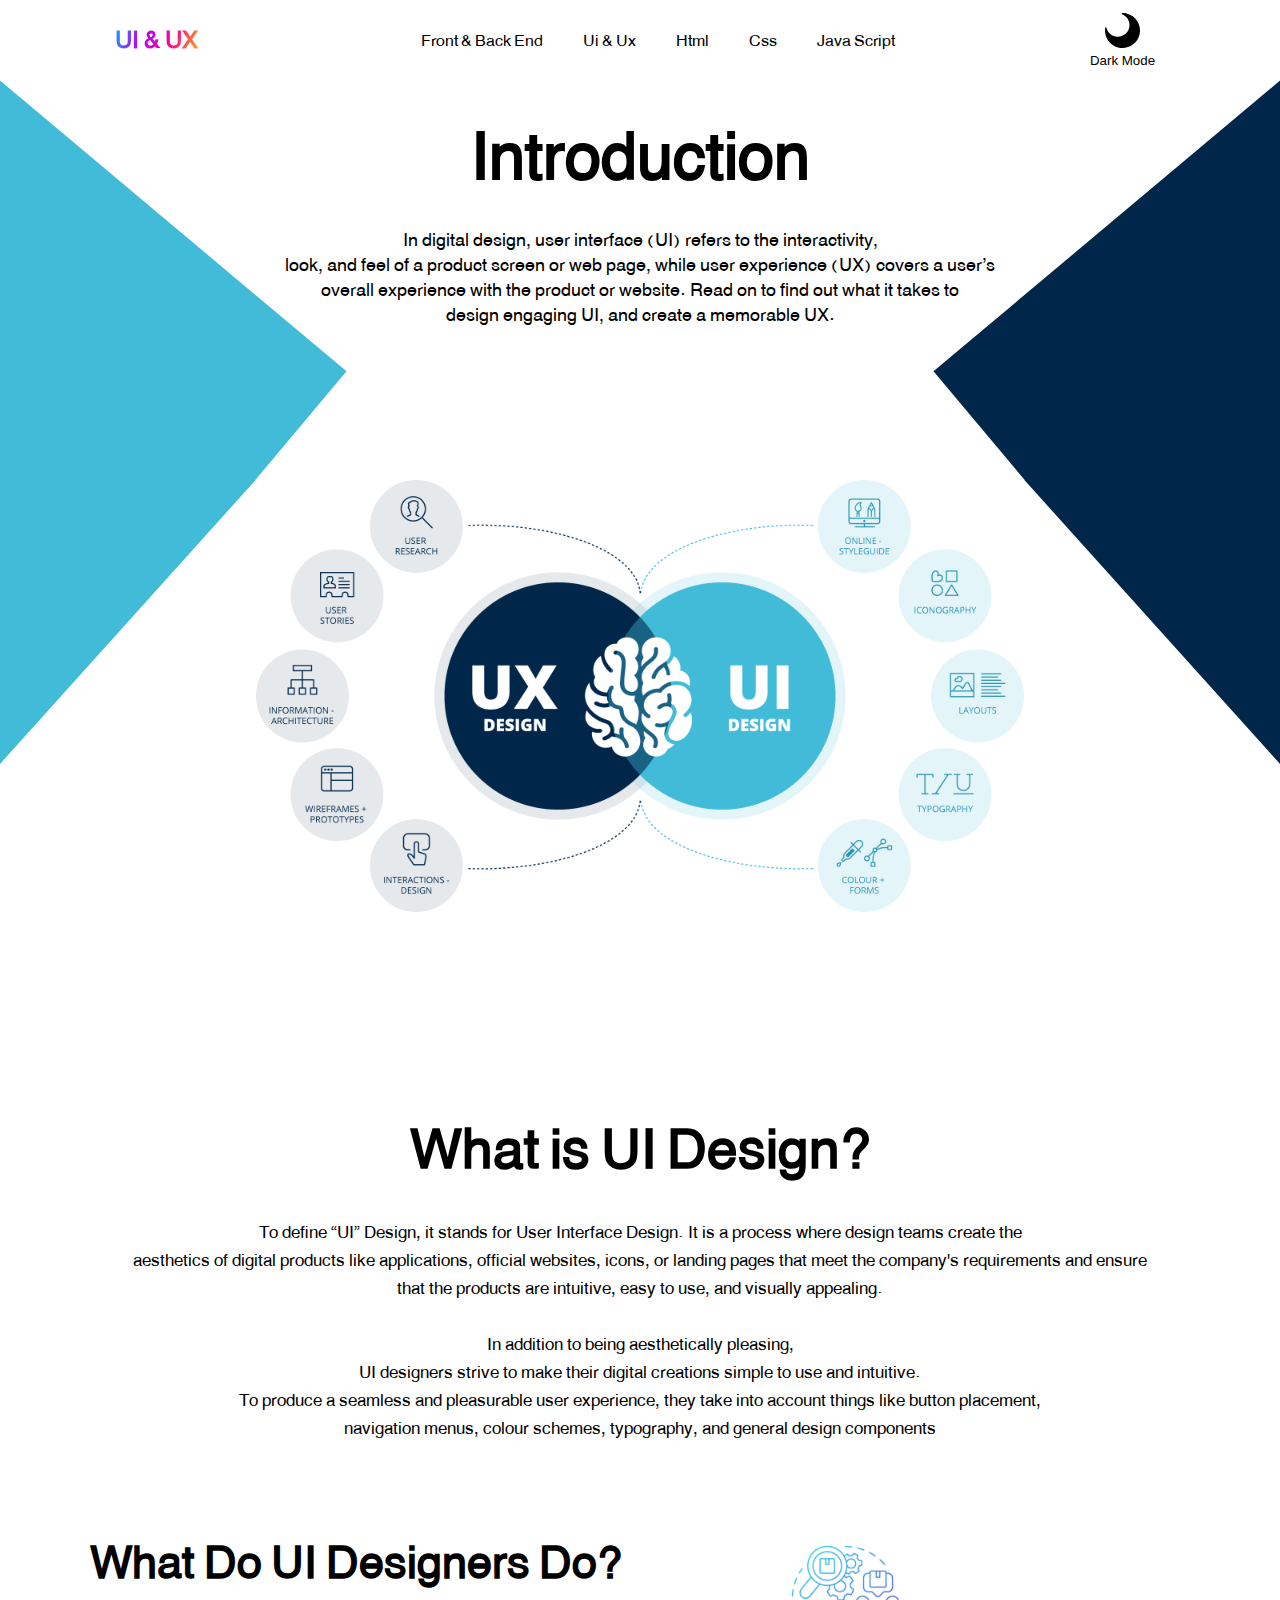
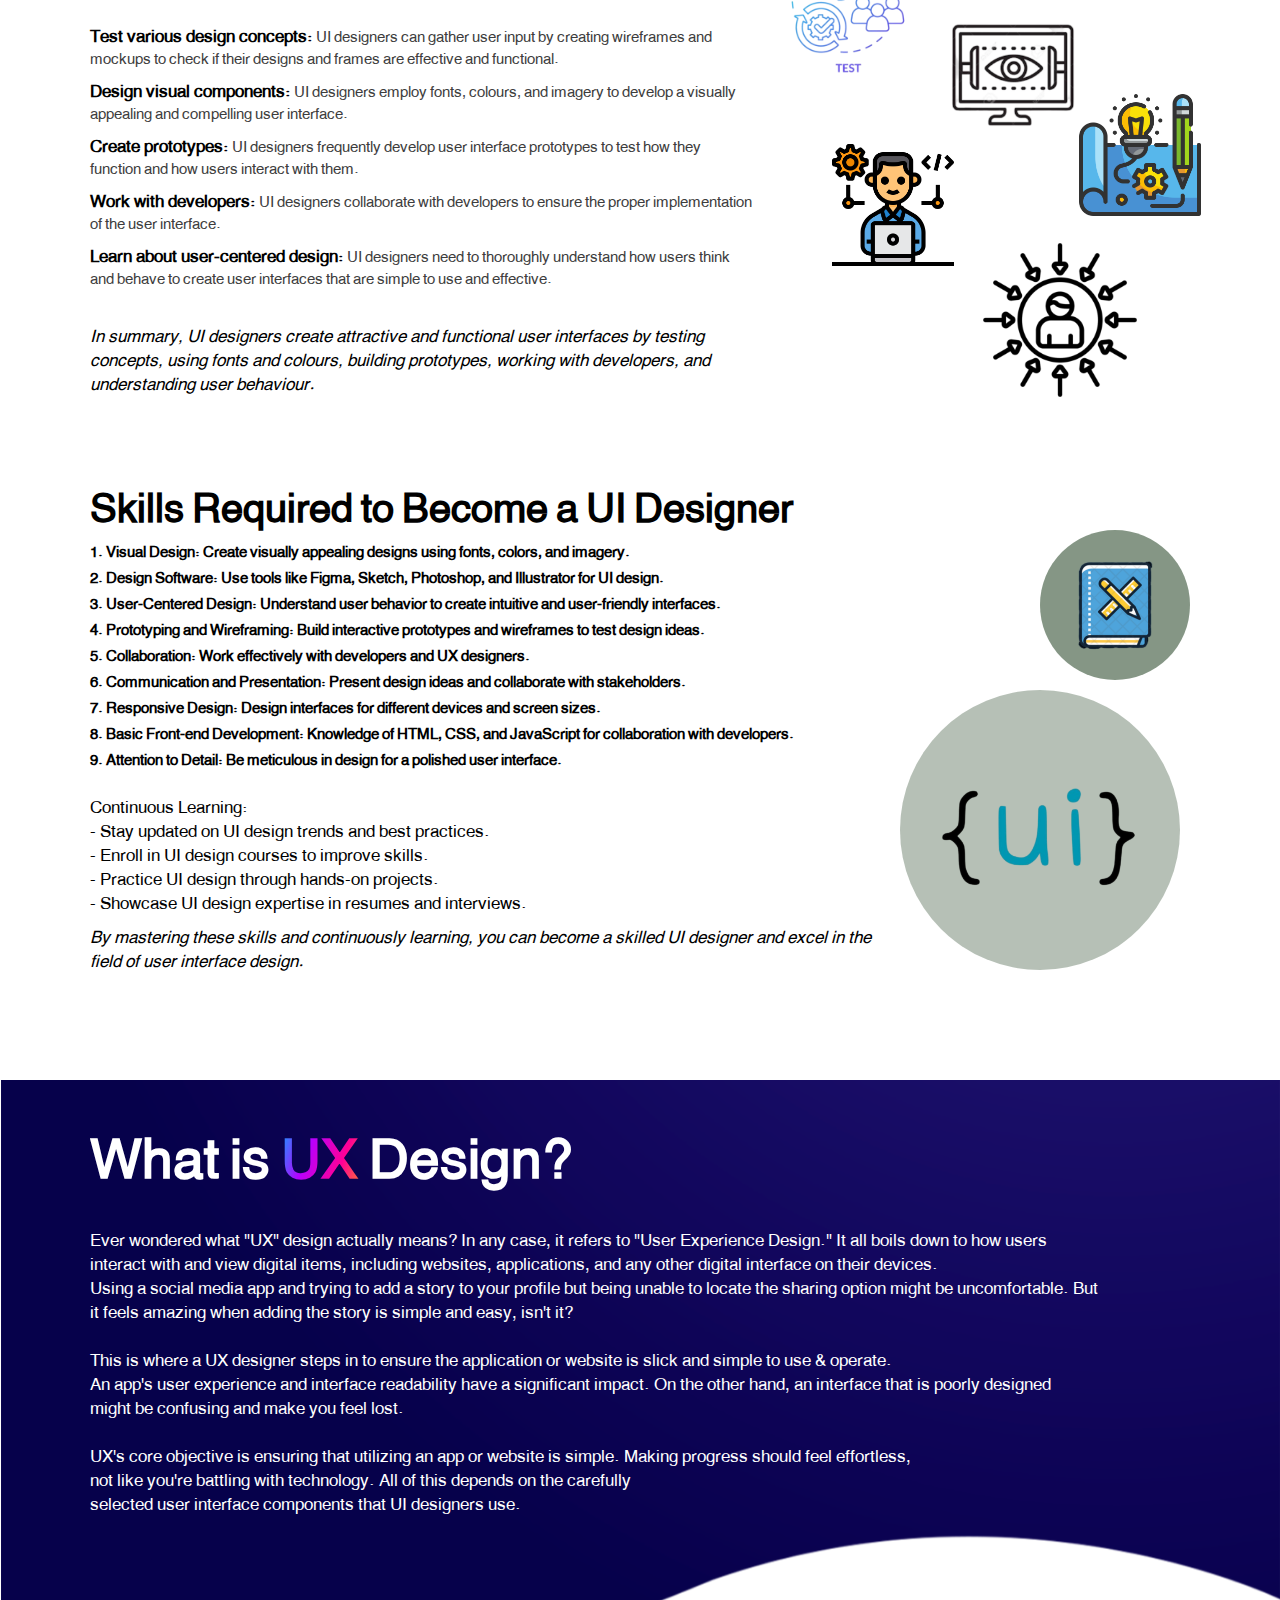
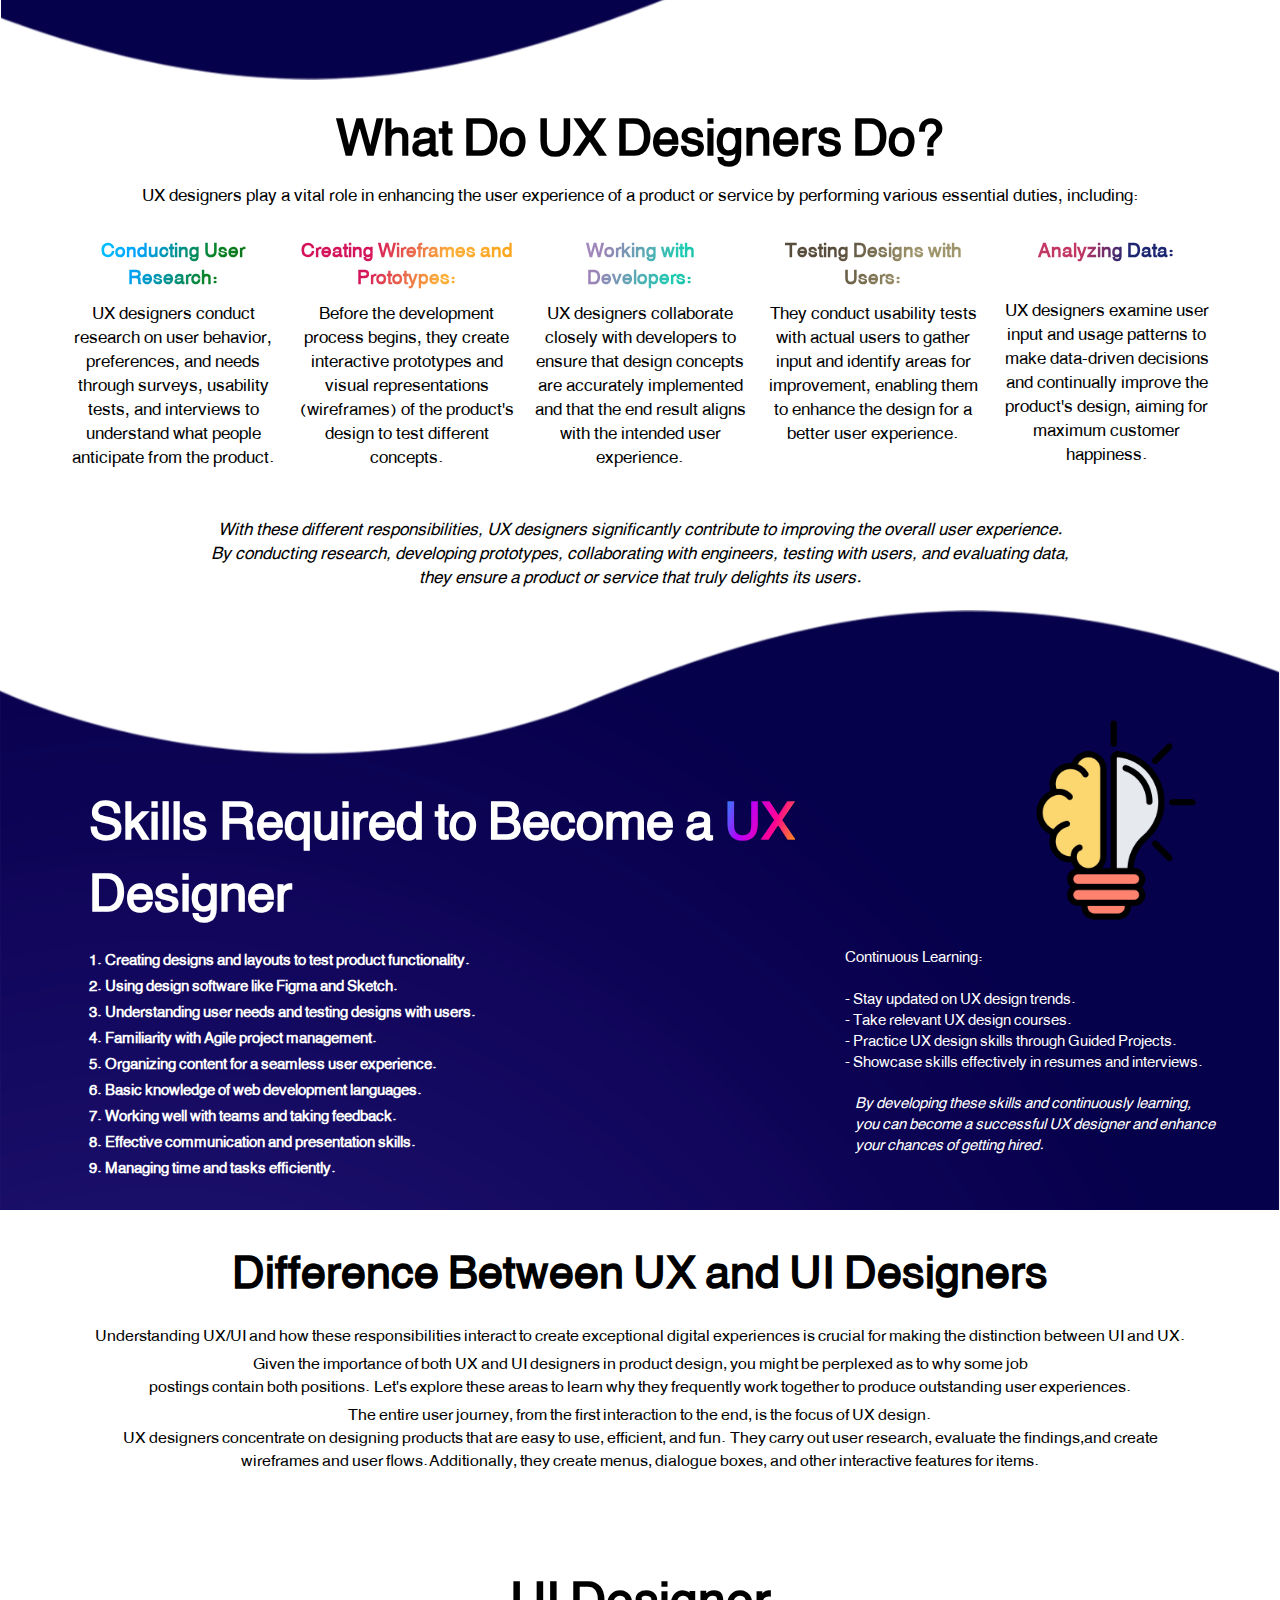
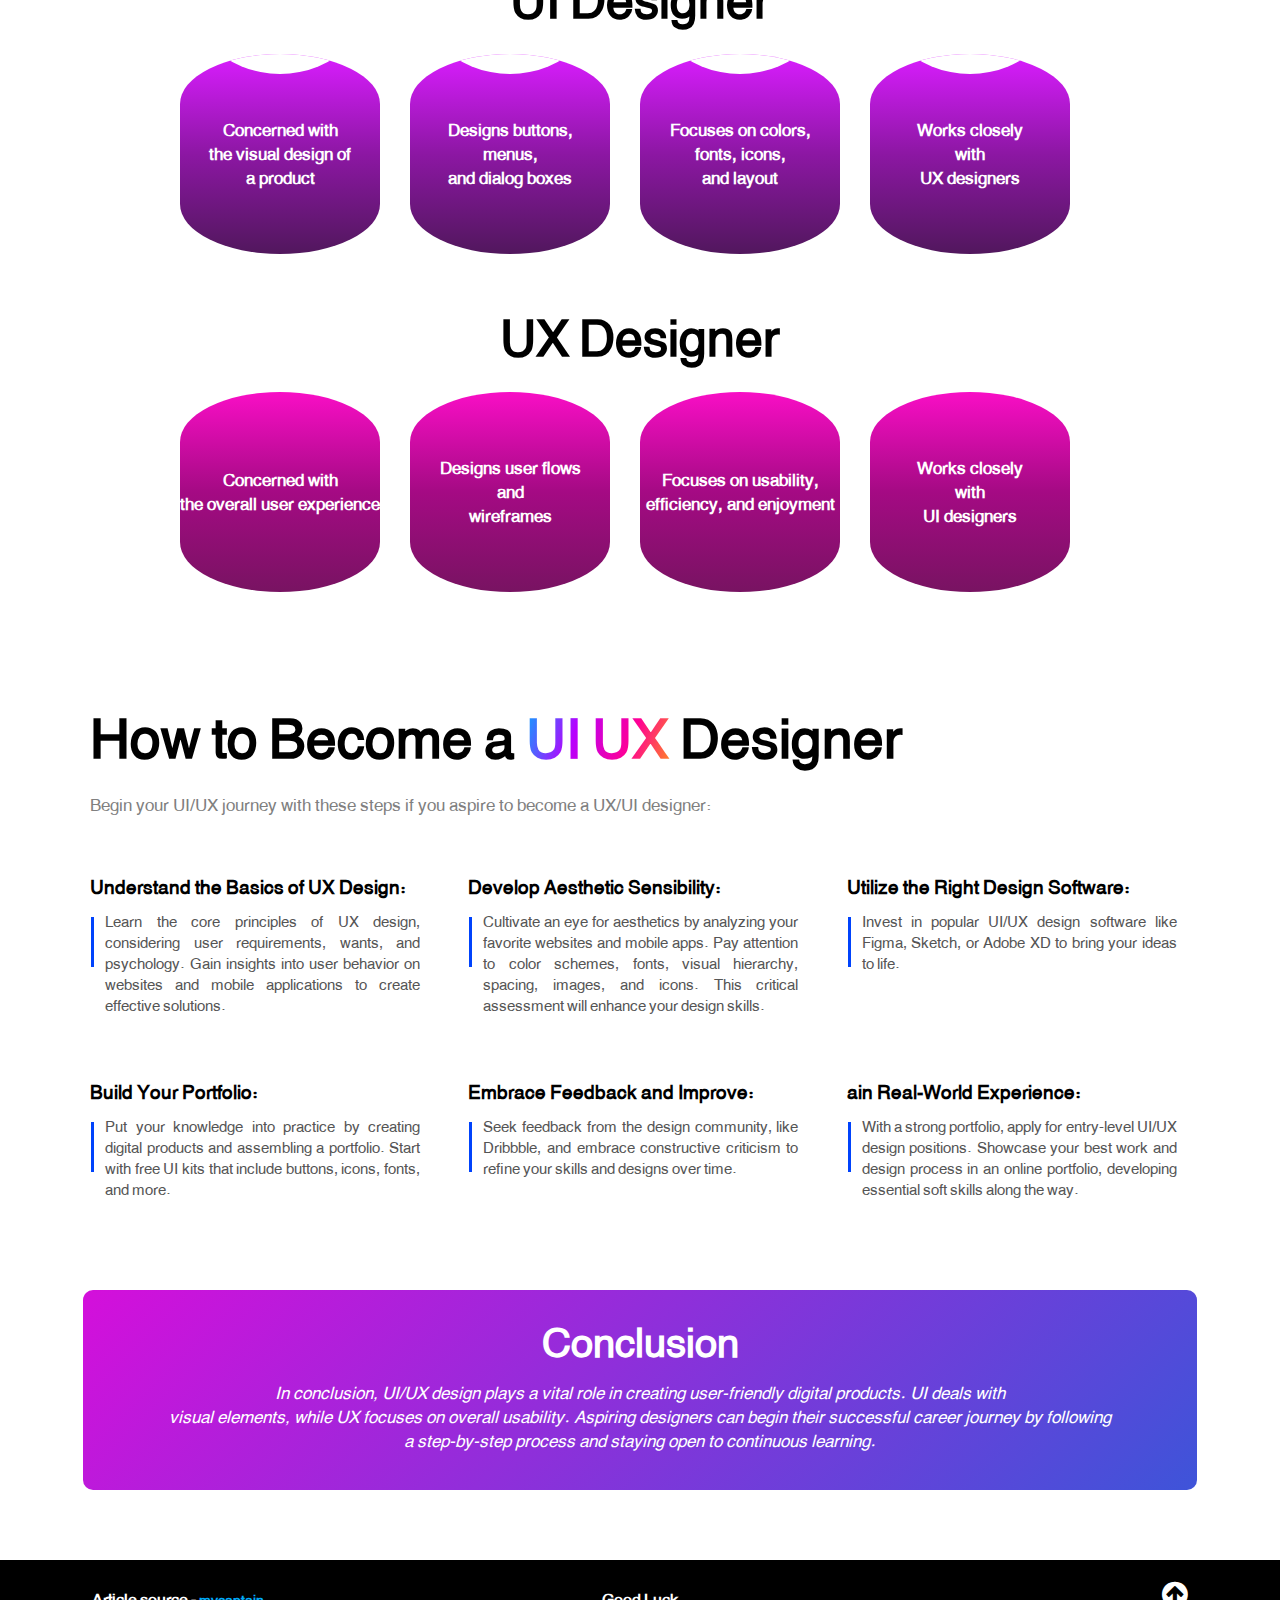
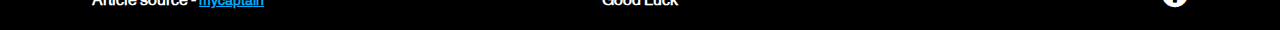
<file: Html_files/UI-UX.html>
<!DOCTYPE html>
<html lang="en" dir="ltr">
    <head>
        <title>UI & UX</title>
        <meta charset="UTF-8">
        <meta http-equiv="X-UA-Compatible" content="IE=edge">
        <meta name="viewport" content="width=device-width, initial-scale=1">
        <link rel="stylesheet" href="../Css_files/UI-UX.css">
        <link rel="icon" href="../Images_files/code-to-img.svg">
        <link href="https://fonts.googleapis.com/icon?family=Material+Icons" rel="stylesheet">
        <link rel="stylesheet" href="https://cdnjs.cloudflare.com/ajax/libs/font-awesome/4.7.0/css/font-awesome.min.css">
        <link href="https://cdn.jsdelivr.net/npm/bootstrap@5.0.2/dist/css/bootstrap.min.css" rel="stylesheet" integrity="sha384-EVSTQN3/azprG1Anm3QDgpJLIm9Nao0Yz1ztcQTwFspd3yD65VohhpuuCOmLASjC" crossorigin="anonymous">
        <script src="https://cdn.jsdelivr.net/npm/bootstrap@5.0.2/dist/js/bootstrap.bundle.min.js" integrity="sha384-MrcW6ZMFYlzcLA8Nl+NtUVF0sA7MsXsP1UyJoMp4YLEuNSfAP+JcXn/tWtIaxVXM" crossorigin="anonymous"></script>


        <style>
            @import url('https://fonts.googleapis.com/css2?family=DM+Serif+Text:ital@0;1&display=swap');
        </style>
    
    </head>
    <body>

        <!-- navigation bar -->
        
        <div class="nav-container" id="jump-top">
            <div class="title-container">
                <h3>UI & UX</h3>
            </div>

            <div class="list-container">
                <ul>
                    <li><a href="../Html_files/F&B-END.html">Front & Back End</a></li>
                    <li><a href="#">Ui & Ux</a></li>
                    <li><a href="../Html_files/HTML.html">Html</a></li>
                    <li><a href="../Html_files/CSS.html">Css</a></li>
                    <li><a href="../Html_files/JS.html">Java Script</a></li>
                </ul>
            </div>

            <div class="icon-container">
                    <button class="themBtn"><img src="../Images_files/moon-icon.svg" class="dark" width="35px" alt=""><span>Dark Mode</span></button>
            </div>

        </div>



        <!-- introduction section -->
        <div class="intro-container">
            <h1>Introduction</h1>
            <p>In digital design, user interface (UI) refers to the interactivity, <br> look, and feel of a product screen or web page, while user experience (UX) covers a user’s <br> overall experience with the product or website. Read on to find out what it takes to <br> design engaging UI, and create a memorable UX.</p>
            <div class="cover-right"></div>
            <div class="cover-left"></div>
        </div>



        <!-- carousel and side image section -->
        <div class="carousel-and-sideimage-container">
            <div class="image-container">
                <div class="cover-container"></div>
            </div>
            <div class="carousel-container">
                <img src="../Ui Ux-Images_file/1697186562937.png" width="100%">
            </div>
            <div class="image-container1">
                <div class="cover-container1"></div>
            </div>
        </div>


        <!-- UI explanation chapter 1  -->
        <div class="chapter-1-container">
            <h1>What is UI Design?</h1>
            <p> To define “UI” Design, it stands for User Interface Design. It is a process where design teams create the <br> aesthetics of digital products like applications, official websites, icons, or landing pages that meet the company's requirements and ensure <br> that the products are intuitive, easy to use, and visually appealing.
                <br><br>
                In addition to being aesthetically pleasing, <br> UI designers strive to make their digital creations simple to use and intuitive. <br> To produce a seamless and pleasurable user experience, they take into account things like button placement, <br> navigation menus, colour schemes, typography, and general design components</p>
        </div>


        <!-- UI explanation chapter 2  -->
        <div class="chapter-2-container">
            <div class="text-container-chapter2">
                <h1>What Do UI Designers Do?</h1>
                <ul>
                    <li><span>Test various design concepts:</span> UI designers can gather user input by creating wireframes and mockups to check if their designs and frames are effective and functional.</li>
                    <li><span>Design visual components:</span> UI designers employ fonts, colours, and imagery to develop a visually appealing and compelling user interface.</li>
                    <li><span>Create prototypes:</span> UI designers frequently develop user interface prototypes to test how they function and how users interact with them.</li>
                    <li><span>Work with developers:</span> UI designers collaborate with developers to ensure the proper implementation of the user interface.</li>
                    <li><span>Learn about user-centered design:</span>  UI designers need to thoroughly understand how users think and behave to create user interfaces that are simple to use and effective.</li>
                    <p>In summary, UI designers create attractive and functional user interfaces by testing concepts, using fonts and colours, building prototypes, working with developers, and understanding user behaviour.</p>
                </ul>
            </div>
            <div class="img-container-chapter2">
                <img src="../Ui Ux-Images_file/test.png"  width="200px">
                <img src="../Ui Ux-Images_file/visual-design.png" width="170px">
                <img src="../Ui Ux-Images_file/2421271.png" width="130px">
                <img src="../Ui Ux-Images_file/4191141.png" width="130px">
                <img src="../Ui Ux-Images_file/user-centered-design.png" width="180px">
            </div>
        </div>




        <!-- UI explanation chapter 3  -->
        <div class="chapter-3-container">
            <div class="text-container-chapter3">
                <h1>Skills Required to Become a UI Designer</h1>
                <ul>
                   <li>1. Visual Design: Create visually appealing designs using fonts, colors, and imagery.</li> 
                   <li>2. Design Software: Use tools like Figma, Sketch, Photoshop, and Illustrator for UI design.</li> 
                   <li>3. User-Centered Design: Understand user behavior to create intuitive and user-friendly interfaces.</li> 
                   <li>4. Prototyping and Wireframing: Build interactive prototypes and wireframes to test design ideas.</li> 
                   <li>5. Collaboration: Work effectively with developers and UX designers.</li> 
                   <li>6. Communication and Presentation: Present design ideas and collaborate with stakeholders.</li> 
                   <li>7. Responsive Design: Design interfaces for different devices and screen sizes.</li> 
                   <li>8. Basic Front-end Development: Knowledge of HTML, CSS, and JavaScript for collaboration with developers.</li> 
                   <li>9. Attention to Detail: Be meticulous in design for a polished user interface.</li> 
                </ul>
                <p>Continuous Learning: <br>
                    - Stay updated on UI design trends and best practices.
                    <br>
                    - Enroll in UI design courses to improve skills.
                    <br>
                    - Practice UI design through hands-on projects.
                    <br>
                    - Showcase UI design expertise in resumes and interviews.</p>
                <p>By mastering these skills and continuously learning, you can become a skilled UI designer and excel in the <br> field of user interface design.</p>
            </div>
            <div class="img-container-chapter3">
                <div>
                    <img src="../Ui Ux-Images_file/book-icon.png">
                </div>
                <div>
                    <img src="../Ui Ux-Images_file/channels4_profile_prev_ui.png">
                </div>
            </div>
        </div>



        <!-- UX explanation chapter 4  -->
        <div class="chapter-4-container">
            <div class="text-container-chapter4">
                <h1 class="specific">What is <span class="specific"> UX </span> Design?</h1>
                <p  class="specific">Ever wondered what "UX" design actually means?  In any case, it refers to "User Experience Design." It all boils down to how users <br> interact with and view digital items, including websites, applications, and any other digital interface on their devices. <br>
                   Using a social media app and trying to add a story to your profile but being unable to locate the sharing option might be uncomfortable. But it feels amazing when adding the story is simple and easy, isn't it?<br><br>
                    
                   This is where a UX designer steps in to ensure the application or website is slick and simple to use & operate. <br> An app's user experience and interface readability have a significant impact. On the other hand, an interface that is poorly designed <br> might be confusing and make you feel lost. <br><br>
                    
                   UX's core objective is ensuring that utilizing an app or website is simple. Making progress should feel effortless, <br> not like you're battling with technology. All of this depends on the carefully <br> selected user interface components that UI designers use.</p>
            </div>
        </div>



        <!-- UX explanation chapter 5  -->
        <div class="chapter-5-container">
            <h1>What Do UX Designers Do?</h1>
            <p>UX designers play a vital role in enhancing the user experience of a product or service by performing various essential duties, including:</p>
            <div class="do-list-container">
                <div class="do-list-content">
                    <h5>Conducting User Research:</h5>
                    <p>UX designers conduct research on user behavior, preferences, and needs through surveys, usability tests, and interviews to understand what people anticipate from the product.</p>
                </div>
                <div class="do-list-content">
                    <h5>Creating Wireframes and Prototypes: </h5>
                    <p> Before the development process begins, they create interactive prototypes and visual representations (wireframes) of the product's design to test different concepts.</p>
                </div>
                <div class="do-list-content">
                    <h5>Working with Developers: </h5>
                    <p> UX designers collaborate closely with developers to ensure that design concepts are accurately implemented and that the end result aligns with the intended user experience.</p>
                </div>
                <div class="do-list-content">
                    <h5>Testing Designs with Users:</h5>
                    <p>They conduct usability tests with actual users to gather input and identify areas for improvement, enabling them to enhance the design for a better user experience.</p>
                </div>
                <div class="do-list-content">
                    <h5>Analyzing Data:</h5>
                    <p><br> UX designers examine user input and usage patterns to make data-driven decisions and continually improve the product's design, aiming for maximum customer happiness.</p>
                </div>
            </div>
            <p>With these different responsibilities, UX designers significantly contribute to improving the overall user experience. <br> By conducting research, developing prototypes, collaborating with engineers, testing with users, and evaluating data, <br> they ensure a product or service that truly delights its users.</p>
        </div>


        <!-- UX explanation chapter 6 -->
        <div class="chapter-6-container">
            <div class="text-container-chapter6">
                <h1 class="specific">Skills Required to Become a <span class="specific"> UX </span> Designer</h1>
                <ul>
                    <li class="specific">1. Creating designs and layouts to test product functionality.</li> 
                    <li class="specific">2. Using design software like Figma and Sketch.</li> 
                    <li class="specific">3. Understanding user needs and testing designs with users.</li> 
                    <li class="specific">4. Familiarity with Agile project management.</li> 
                    <li class="specific">5. Organizing content for a seamless user experience.</li> 
                    <li class="specific">6. Basic knowledge of web development languages.</li> 
                    <li class="specific">7. Working well with teams and taking feedback.</li> 
                    <li class="specific">8. Effective communication and presentation skills.</li> 
                    <li class="specific">9. Managing time and tasks efficiently.</li> 
                 </ul>
            </div>
            <div class="img-container-chapter6">
                <img src="../Ui Ux-Images_file/10262344.png" width="200px">
                <p class="specific">Continuous Learning:
                    <br><br>
                    - Stay updated on UX design trends. <br>
                    - Take relevant UX design courses. <br>
                    - Practice UX design skills through Guided Projects. <br>
                    - Showcase skills effectively in resumes and interviews.</p>
                    <p>By developing these skills and continuously learning, you can become a successful UX designer and enhance your chances of getting hired. </p>
            </div>
        </div>



        
        <!-- Difference Between UX and UI Designers explanation chapter 7 -->
        <div class="chapter-7-container">
            <div class="text-container-chapter7">
                <h1>Difference Between UX and UI Designers</h1>
                <p>Understanding UX/UI and how these responsibilities interact to create exceptional digital experiences is crucial for making the distinction between UI and UX.</p>
                <p>Given the importance of both UX and UI designers in product design, you might be perplexed as to why some job <br> postings contain both positions. Let's explore these areas to learn why they frequently work together to produce outstanding user experiences.</p>
                <p>The entire user journey, from the first interaction to the end, is the focus of UX design.<br>
                    UX designers concentrate on designing products that are easy to use, efficient, and fun. They carry out user research, evaluate the findings,and create <br>
                    wireframes and user flows.Additionally, they create menus, dialogue boxes, and other interactive features for items.</p>
            </div>
            <div class="difference-container-chapter7">
                <div class="difference-content">
                    <h1>UI Designer</h1>
                    <div class="difference-list">
                        <span class="span1-chapter7 specific">
                            Concerned with <br> the visual design of <br> a product
                            <div class="piece"></div>
                        </span>

                        <span class="span1-chapter7 specific">
                            Designs buttons, <br> menus, <br> and dialog boxes
                            <div class="piece"></div>
                        </span>

                        <span class="span1-chapter7 specific">
                            Focuses on colors, <br> fonts, icons, <br> and layout
                            <div class="piece"></div>
                        </span>
                        
                        <span class="span1-chapter7 specific">
                            Works closely <br> with <br> UX designers
                            <div class="piece"></div>
                        </span>
                    </div>
                </div>
                <div class="difference-content">
                    <h1>UX Designer</h1>
                    <div class="difference-list">
                        <span class="specific">
                            Concerned with <br> the overall user experience
                        </span>

                        <span class="specific">
                            Designs user flows <br> and <br> wireframes
                        </span>

                        <span class="specific">
                            Focuses on usability, efficiency, and enjoyment
                        </span>

                        <span class="specific">
                            Works closely <br> with <br> UI designers
                        </span>
                    </div>
                </div>
            </div>
        </div>


        <!-- How to Become a UI UXDesigner UX explanation chapter 8 -->
        <div class="chapter-8-container">
            <h1>How to Become a <span> UI UX </span> Designer</h1>
            <p>Begin your UI/UX journey with these steps if you aspire to become a UX/UI designer:</p>
            <div class="become-list">
                <span>
                    <h3>Understand the Basics of UX Design:</h3>
                    <div class="line"></div>
                    <p>Learn the core principles of UX design, considering user requirements, wants, and psychology. Gain insights into user behavior on websites and mobile applications to create effective solutions.</p>
                </span>
                <span>
                    <h3>Develop Aesthetic Sensibility:</h3>
                    <div class="line"></div>
                    <p>Cultivate an eye for aesthetics by analyzing your favorite websites and mobile apps. Pay attention to color schemes, fonts, visual hierarchy, spacing, images, and icons. This critical assessment will enhance your design skills.</p>
                </span>
                <span>
                    <h3>Utilize the Right Design Software:</h3>
                    <div class="line"></div>
                    <p>Invest in popular UI/UX design software like Figma, Sketch, or Adobe XD to bring your ideas to life.</p>
                </span>
                <span>
                    <h3>Build Your Portfolio:</h3>
                    <div class="line"></div>
                    <p>Put your knowledge into practice by creating digital products and assembling a portfolio. Start with free UI kits that include buttons, icons, fonts, and more.</p>
                </span>
                <span>
                    <h3>Embrace Feedback and Improve:</h3>
                    <div class="line"></div>
                    <p>Seek feedback from the design community, like Dribbble, and embrace constructive criticism to refine your skills and designs over time.</p>
                </span>
                <span>
                    <h3>ain Real-World Experience:</h3>
                    <div class="line"></div>
                    <p>With a strong portfolio, apply for entry-level UI/UX design positions. Showcase your best work and design process in an online portfolio, developing essential soft skills along the way.</p>
                </span>
            </div>
        </div>


        <!-- Conclusion UX UI explanation chapter 9 -->
        <div class="chapter-9-container">
            <h1 class="specific">Conclusion</h1>
            <p class="specific">In conclusion, UI/UX design plays a vital role in creating user-friendly digital products. UI deals with <br> visual elements, while UX focuses on overall usability. Aspiring designers can begin their successful career journey by following <br> a step-by-step process and staying open to continuous learning.</p>
        </div>


        <!-- END chapter 10 -->
        <div class="chapter-10-container">
            <p class="specific">Article source - <a href="https://mycaptain.in/blogs/what-is-ui-ux-design-beginners-guide">mycaptain</a></p>
            <p class="specific" ÷>Good Luck</p>
            <a href="#jump-top"><i class="fa fa-arrow-circle-up"></i></a>
        </div>



    <script src="../JavaScript_files/UI-UX.js"></script>

    </body>
</html>
</file>
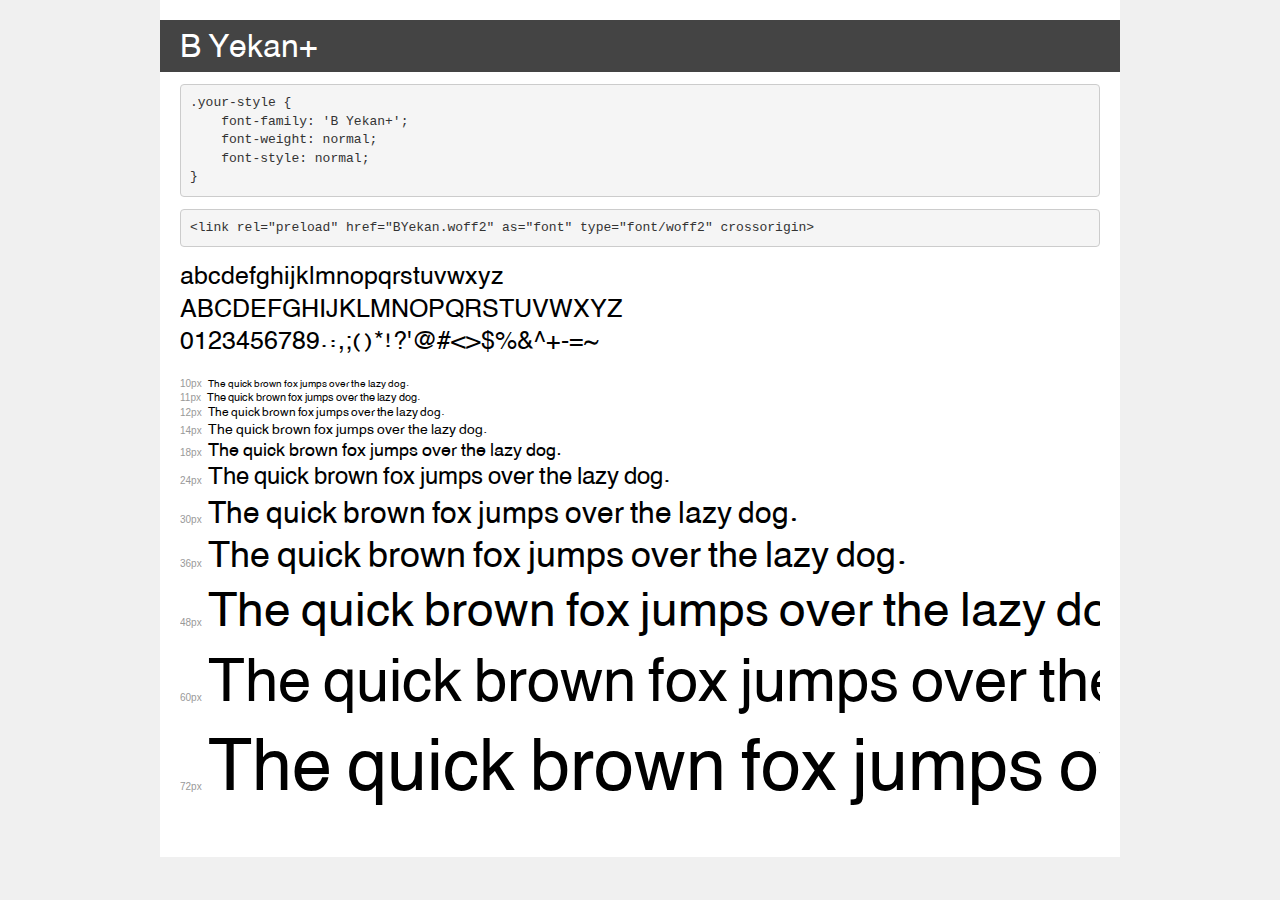
<file: Font_files/transfonter.org-20230716-122746/demo.html>
<!DOCTYPE html>
<html lang="en">
<head>
    <meta charset="utf-8">
    <meta http-equiv="X-UA-Compatible" content="IE=edge">
    <meta name="viewport" content="width=device-width, initial-scale=1">
    <meta name="robots" content="noindex, noarchive">
    <meta name="format-detection" content="telephone=no">
    <title>Transfonter demo</title>
    <link href="stylesheet.css" rel="stylesheet">
    <style>
        /*
        http://meyerweb.com/eric/tools/css/reset/
        v2.0 | 20110126
        License: none (public domain)
        */
        html, body, div, span, applet, object, iframe,
        h1, h2, h3, h4, h5, h6, p, blockquote, pre,
        a, abbr, acronym, address, big, cite, code,
        del, dfn, em, img, ins, kbd, q, s, samp,
        small, strike, strong, sub, sup, tt, var,
        b, u, i, center,
        dl, dt, dd, ol, ul, li,
        fieldset, form, label, legend,
        table, caption, tbody, tfoot, thead, tr, th, td,
        article, aside, canvas, details, embed,
        figure, figcaption, footer, header, hgroup,
        menu, nav, output, ruby, section, summary,
        time, mark, audio, video {
            margin: 0;
            padding: 0;
            border: 0;
            font-size: 100%;
            font: inherit;
            vertical-align: baseline;
        }
        /* HTML5 display-role reset for older browsers */
        article, aside, details, figcaption, figure,
        footer, header, hgroup, menu, nav, section {
            display: block;
        }
        body {
            line-height: 1;
        }
        ol, ul {
            list-style: none;
        }
        blockquote, q {
            quotes: none;
        }
        blockquote:before, blockquote:after,
        q:before, q:after {
            content: '';
            content: none;
        }
        table {
            border-collapse: collapse;
            border-spacing: 0;
        }
        /* demo styles */
        body {
            background: #f0f0f0;
            color: #000;
        }
        .page {
            background: #fff;
            width: 920px;
            margin: 0 auto;
            padding: 20px 20px 0 20px;
            overflow: hidden;
        }
        .font-container {
            overflow-x: auto;
            overflow-y: hidden;
            margin-bottom: 40px;
            line-height: 1.3;
            white-space: nowrap;
            padding-bottom: 5px;
        }
        h1 {
            position: relative;
            background: #444;
            font-size: 32px;
            color: #fff;
            padding: 10px 20px;
            margin: 0 -20px 12px -20px;
        }
        .letters {
            font-size: 25px;
            margin-bottom: 20px;
        }
        .s10:before {
            content: '10px';
        }
        .s11:before {
            content: '11px';
        }
        .s12:before {
            content: '12px';
        }
        .s14:before {
            content: '14px';
        }
        .s18:before {
            content: '18px';
        }
        .s24:before {
            content: '24px';
        }
        .s30:before {
            content: '30px';
        }
        .s36:before {
            content: '36px';
        }
        .s48:before {
            content: '48px';
        }
        .s60:before {
            content: '60px';
        }
        .s72:before {
            content: '72px';
        }
        .s10:before, .s11:before, .s12:before, .s14:before,
        .s18:before, .s24:before, .s30:before, .s36:before,
        .s48:before, .s60:before, .s72:before {
            font-family: Arial, sans-serif;
            font-size: 10px;
            font-weight: normal;
            font-style: normal;
            color: #999;
            padding-right: 6px;
        }
        pre {
            display: block;
            padding: 9px;
            margin: 0 0 12px;
            font-family: Monaco, Menlo, Consolas, "Courier New", monospace;
            font-size: 13px;
            line-height: 1.428571429;
            color: #333;
            font-weight: normal;
            font-style: normal;
            background-color: #f5f5f5;
            border: 1px solid #ccc;
            overflow-x: auto;
            border-radius: 4px;
        }
        /* responsive */
        @media (max-width: 959px) {
            .page {
                width: auto;
                margin: 0;
            }
        }
    </style>
</head>
<body>
<div class="page">
    <div class="demo">
        <h1 style="font-family: 'B Yekan+'; font-weight: normal; font-style: normal;">B Yekan+</h1>
        <pre title="Usage">.your-style {
    font-family: 'B Yekan+';
    font-weight: normal;
    font-style: normal;
}</pre>
        <pre title="Preload (optional)">
&lt;link rel=&quot;preload&quot; href=&quot;BYekan.woff2&quot; as=&quot;font&quot; type=&quot;font/woff2&quot; crossorigin&gt;</pre>
        <div class="font-container" style="font-family: 'B Yekan+'; font-weight: normal; font-style: normal;">
            <p class="letters">
                abcdefghijklmnopqrstuvwxyz<br>
ABCDEFGHIJKLMNOPQRSTUVWXYZ<br>
                0123456789.:,;()*!?'@#&lt;&gt;$%&^+-=~
            </p>
            <p class="s10" style="font-size: 10px;">The quick brown fox jumps over the lazy dog.</p>
            <p class="s11" style="font-size: 11px;">The quick brown fox jumps over the lazy dog.</p>
            <p class="s12" style="font-size: 12px;">The quick brown fox jumps over the lazy dog.</p>
            <p class="s14" style="font-size: 14px;">The quick brown fox jumps over the lazy dog.</p>
            <p class="s18" style="font-size: 18px;">The quick brown fox jumps over the lazy dog.</p>
            <p class="s24" style="font-size: 24px;">The quick brown fox jumps over the lazy dog.</p>
            <p class="s30" style="font-size: 30px;">The quick brown fox jumps over the lazy dog.</p>
            <p class="s36" style="font-size: 36px;">The quick brown fox jumps over the lazy dog.</p>
            <p class="s48" style="font-size: 48px;">The quick brown fox jumps over the lazy dog.</p>
            <p class="s60" style="font-size: 60px;">The quick brown fox jumps over the lazy dog.</p>
            <p class="s72" style="font-size: 72px;">The quick brown fox jumps over the lazy dog.</p>
        </div>
    </div>

</div>
</body>
</html>
</file>
<file: Css_files/CSS.css>
* {
    margin: 0;
    padding: 0;
    box-sizing: border-box;
  }
  
  @font-face {
    font-family: "biyekan";
    src: url(../Font_files/transfonter.org-20230716-122746/BYekan.eot)
        format("embedded-opentype"),
      url(../Font_files/transfonter.org-20230716-122746/BYekan.ttf)
        format("truetype"),
      url(../Font_files/transfonter.org-20230716-122746/BYekan.woff)
        format("woff");
  }
  
  html{
    scroll-behavior:smooth;
    --mainBlue : rgb(0, 110, 255);
  }
  
  body {
    overflow-x: hidden;
    font-family: biyekan;
    background-color: whitesmoke;
  }


  /* navigation bar */

.nav-container {
    width: 100%;
    height: 80px;
    display: flex;
    justify-content: space-between;
    align-items: center;
    position: fixed;
    top: 0;
    z-index: 15;
    background-color: black;
  }
  
  .nav-container .title-container {
    width: 315px;
    height: 100%;
    display: flex;
    justify-content: center;
    align-items: center;
  }
  
  .title-container h3 {
    font-size: 24px;
    color: whitesmoke;
    font-family: biyekan;
    background: linear-gradient(
      110deg,
      rgba(0, 174, 255),
      rgb(183, 0, 255) 33%,
      rgb(255, 0, 149) 66%,
      rgb(255, 174, 0)
    );
    -webkit-background-clip: text;
    background-clip: text;
    color: transparent;
    letter-spacing: 2px;
    position: relative;
    z-index: 25;
  }
  
  .nav-container .list-container {
    width: 600px;
    height: 100%;
    display: flex;
    justify-content: center;
    align-items: center;
  }
  
  .list-container ul {
    margin: 0;
    padding: 0;
    list-style-type: none;
    display: flex;
    justify-content: center;
    align-items: center;
    font-family: biyekan;
  }
  
  .nav-container ul li {
    font-size: 16px;
    font-weight: 500;
    margin: 0 20px;
  }
  
  .nav-container ul li a {
    display: inline-block;
    color: rgb(245, 245, 245);
    text-decoration: none;
    transition: all 0.3s;
  }
  
  .nav-container ul li a:hover {
    transform: translateY(-5px);
  }
  
.nav-container .icon-container {
  width: 315px;
  height: 100%;
  display: flex;
  justify-content: center;
  align-items: center;
}

.nav-container .icon-container button {
  display: flex;
  flex-direction: column;
  justify-content: center;
  align-items: center;
  justify-content: center;
  cursor: pointer;
  border: none;
  background-color: transparent;
}

.nav-container .icon-container button span{
  margin-top: 5px;
  color: rgb(245, 245, 245);
}

/* introdoction */
.intro-container{
  width: 100%;
  height: 657px;
  display: flex;
  justify-content: center;
  align-items: center;
}


.intro-container .intro-content{
  width: 45%;
  height: 65%;
  display: flex;
  flex-direction: column;
  justify-content: space-around;
  align-items: center;
  margin-top: 100px;
  /* background-color: green; */
}


.intro-content h1:nth-child(1){
  font-size: 80px;
  font-weight: 700;
  align-self: flex-start;
  letter-spacing: 4px;
  color: rgb(20, 20, 20);
  text-shadow: 1px 1px 1px rgb(196, 196, 196),
  1px 2px 1px rgb(196, 196, 196),
  1px 3px 1px rgb(196, 196, 196),
  1px 4px 1px rgb(196, 196, 196),
  1px 5px 1px rgb(196, 196, 196),
  1px 6px 1px rgb(196, 196, 196),
  1px 7px 1px rgb(196, 196, 196),
  1px 8px 1px rgb(196, 196, 196),
  1px 9px 1px rgb(196, 196, 196),
  1px 10px 1px rgb(196, 196, 196),
  1px 18px 6px rgba(16,16,16,0.4),
  1px 22px 10px rgba(16,16,16,0.2),
  1px 25px 35px rgba(16,16,16,0.2),
  1px 30px 60px rgba(16,16,16,0.4);
}

.intro-content h1:nth-child(2){
  font-size: 50px;
  font-weight: 300;
  align-self: center;
  letter-spacing: 3px;
  margin-top: 20px;
  color: rgb(0, 0, 0);
}


.intro-content h1:nth-child(3){
  font-size: 170px;
  align-self: flex-end;
  letter-spacing: 7px;
  color: rgb(255, 255, 255);
  text-shadow: 1px 1px 1px var(--mainBlue),
      1px 2px 1px var(--mainBlue),
      1px 3px 1px var(--mainBlue),
      1px 4px 1px var(--mainBlue),
      1px 5px 1px var(--mainBlue),
      1px 6px 1px var(--mainBlue),
      1px 7px 1px var(--mainBlue),
      1px 8px 1px var(--mainBlue),
      1px 9px 1px var(--mainBlue),
      1px 10px 1px var(--mainBlue),
      1px 18px 6px rgba(16,16,16,0.4),
      1px 22px 10px rgba(16,16,16,0.2),
      1px 25px 35px rgba(16,16,16,0.2),
      1px 30px 60px rgba(16,16,16,0.4);

  transform: rotate(-6deg);
}


.intro-container .intro-img{
  width: 35%;
  height: 65%;
  position: relative;
  display: flex;
  flex-direction: column;
  justify-content: space-around;
  align-items: center;
  margin-top: 100px;
  padding-left: 60px;
  padding-bottom: 50px;
}

.intro-img  img:first-child{
  border-radius: 10px;
  padding: 15px;
  /* box-shadow: -2px 4px 12px rgb(51, 51, 51); */
}



/*! ================== chapter 1 Introduction */
.chapter-1-container{
  width: 100%;
  height: 500px;
  display: flex;
  justify-content: center;
  align-items: center;

}


.chapter-1-container .text-container-chapter1{
  width: 55%;
  height: 100%;
  display: flex;
  flex-direction: column;
  justify-content: space-around;
  align-items: flex-start;
  padding: 50px 0 20px 120px;

}

.text-container-chapter1 h1{
  color: black;
  font-size: 22px;
  font-weight: 600;
  line-height: 33px;
}

.text-container-chapter1 h1 span:nth-of-type(1){
  font-size: 29px;
  color: var(--mainBlue);
}


.text-container-chapter1 h2{
  font-size: 18px;

}


.chapter-1-container .img-container-chapter1{
  width: 45%;
  height: 100%;
  display: flex;
  align-items: flex-end;
  padding-bottom: 70px;

}



/*! ================== chapter 2 Examples of webpage */
.chapter-2-container{
  width: 100%;
  height: 650px;
  display: flex;
  flex-direction: column;
  align-items: center;
  background-color: rgb(255, 255, 255);
}


.chapter-2-container .circles-container{
  width: 10%;
  height: 50px;
  display: flex;
  justify-content: space-around;
  align-items: center;
  padding: 0 15px;
  margin-top: 5px;
}

.circles-container span{
  width: 20px;
  height: 20px;
  border-radius: 50%;
  transform: scale(0.8);
  animation: scalable 0.9s ease-in-out 0s alternate infinite;
  background-color: gray;
}

.circles-container span:nth-of-type(2){
  animation: scalable 0.9s ease-in-out 0.3s alternate infinite;
}

.circles-container span:nth-of-type(3){
  animation: scalable 0.9s ease-in-out 0.6s alternate infinite;
}


@keyframes scalable {
  to{
    transform: scale(1.1);
  }
}


/* ! =============== aura ================== */

.chapter-2-container {
  --bg: #000000;
  --clr-1: #00c2ff;
  --clr-2: #33ff8c;
  --clr-3: #ffc640;
  --clr-4: #e54cff;

  --blur: 1rem;
  --ls: clamp(-1.75px, -0.25vw, -3.5px);
  position: relative;

}


.chapter-2-container .aurora .title {
  color: rgb(31, 31, 31);
  font-size: 59px;
  font-weight: 800;
  letter-spacing: var(--ls);
  position: relative;
  top: 130px;
  left: 120px;
  z-index: 5;
}

.chapter-2-container .aurora .title b{
  color: rgb(0, 0, 0);
  position: relative;

}

.aurora {
  width: 100%;
  height: 100%;
  position: absolute;
  top: 0;
  left: 0;
  width: 100%;
  height: 100%;
  z-index: 7;
  mix-blend-mode: darken;
  pointer-events: none;
}

.aurora__item {
  overflow: hidden;
  position: absolute;
  width: 50vw;
  height: 50vw;
  background-color: var(--clr-1);
  border-radius: 40% 29% 27% 27% / 28% 25% 41% 37%;
  filter: blur(var(--blur));
  mix-blend-mode: overlay;
}

.aurora__item:nth-of-type(1) {
  top: -50%;
  animation: aurora-border 6s ease-in-out infinite,
    aurora-1 12s ease-in-out infinite alternate;
}

.aurora__item:nth-of-type(2) {
  background-color: var(--clr-3);
  right: 0;
  top: 0;
  animation: aurora-border 6s ease-in-out infinite,
    aurora-2 12s ease-in-out infinite alternate;
}

.aurora__item:nth-of-type(3) {
  background-color: var(--clr-2);
  left: 0;
  bottom: 0;
  animation: aurora-border 6s ease-in-out infinite,
    aurora-3 8s ease-in-out infinite alternate;
}

.aurora__item:nth-of-type(4) {
  background-color: var(--clr-4);
  right: 0;
  bottom: -50%;
  animation: aurora-border 6s ease-in-out infinite,
    aurora-4 24s ease-in-out infinite alternate;
}

@keyframes aurora-1 {
  0% {
    top: 0;
    right: 0;
  }

  50% {
    top: 100%;
    right: 80%;
  }

  75% {
    top: 100%;
    right: 45%;
  }

  100% {
    top: 0;
    right: 0;
  }
}

@keyframes aurora-2 {
  0% {
    top: -30%;
    left: 0%;
  }

  60% {
    top: 45%;
    left: 75%;
  }

  85% {
    top: 40%;
    left: 25%;
  }

  100% {
    top: -40%;
    left: 0%;
  }
}

@keyframes aurora-3 {
  0% {
    bottom: 0;
    left: 0;
  }

  40% {
    bottom:20%;
    left: 80%;
  }

  65% {
    bottom: 10%;
    left: 50%;
  }

  100% {
    bottom: 0;
    left: 0;
  }
}

@keyframes aurora-4 {
  0% {
    bottom: -50%;
    right: 0;
  }

  50% {
    bottom: 0%;
    right: 50%;
  }

  90% {
    bottom: 25%;
    right: 20%;
  }

  100% {
    bottom: -50%;
    right: 0;
  }
}

@keyframes aurora-border {
  0% {
    border-radius: 37% 29% 27% 27% / 28% 25% 41% 37%;
  }

  25% {
    border-radius: 47% 29% 39% 49% / 61% 19% 66% 26%;
  }

  50% {
    border-radius: 57% 23% 47% 72% / 63% 17% 66% 33%;
  }

  75% {
    border-radius: 28% 49% 29% 100% / 93% 20% 64% 25%;
  }

  100% {
    border-radius: 37% 29% 27% 27% / 28% 25% 41% 37%;
  }
}


.chapter-2-container button{
  font-size: 23px;
  font-weight: 700;
  padding: 5px 18px;
  border-radius: 10px;
  border: 1px solid black;
  position: relative;
  left: 30%;
  top: 67%;
  z-index: 6;
  background-color: black;
  animation: bunce 1s linear infinite;
  
}

.chapter-2-container button a{
  color: rgb(255, 255, 255);
  text-decoration: none;
}

.chapter-2-container button:hover{
  animation-play-state: paused;
}


@keyframes bunce {
  0%{
    transform:scale(1);
  }
  25%{
    transform:scale(0.9);
  }
  50%{
    transform:scale(1.1);
  }
  75%{
    transform:scale(0.9);
  }
  100%{
    transform:scale(1);
  }
}


/* ! chapter 3 what is Css  */

.chapter-3-container{
  width: 100%;
  height: 1300px;
  display: flex;
  position: relative;
  background-color: rgb(255, 255, 255);
}

.chapter-3-container .text-container-chapter3{
  width:65%;
  height: 55%;
  display: flex;
  flex-direction: column;
  justify-content: flex-start;
  align-items: flex-start;
  position: absolute;
  z-index: 1;
  padding: 0 30px 0 130px;
}
.text-container-chapter3 h1{
  color: black;
  font-size: 65px;
  font-weight: bold;
  margin-top: 230px;
  transition: all 0.5s;
  /* transition-delay: 0.3s; */
}

.text-container-chapter3 h2{
  color: black;
  font-size: 19px;
  font-weight: 800;
  margin-top: 28px;
  margin-left: 5px;
  text-align: justify;
  transition: all 0.6s;
  /* transition-delay: 0.3s; */
}



.chapter-3-container .img-container-chapter3{
  width: 50%;
  height: 680px;
  overflow: hidden;
  position: relative;
  bottom: -350;
  right: -700;
  z-index: 8;
  --rotate-speed: 40;
	--count: 8; /* Default count, the DOM element should override this */
	--easeInOutSine: cubic-bezier(0.37, 0, 0.63, 1);
	--easing: cubic-bezier(0.000, 0.37, 1.000, 0.63);
}


.img-container-chapter3 .void {
	width: 100%;
  height: 100%;
	position: relative;
  right: 105px;
	aspect-ratio: 1 / 1;
}
.void ul:hover * {
	animation-play-state: paused;
}





.void ul {
	list-style-type: none;
	margin: 0;
	padding: 0;
	position: relative;
	width: 100%;
	aspect-ratio: 1 / 1;
	/* outline: 2px dotted magenta; */
	z-index: 1;
}

.void ul li {
	position: absolute;
	top: 50%;
	transform: translateY(-50%);
	/* outline: 2px dashed cyan; */
	width: 100%;
	animation: rotateCW calc(var(--rotate-speed) * 1s) var(--easing) infinite;
}
.void ul li .card {
	width: 27%;
	display: flex;
	flex-direction: column;
	align-items: flex-start;
	padding: 16px 24px;
	gap: 8px;
	background: #FFFFFF;
	box-shadow: 0px 4px 12px rgba(0, 0, 0, 0.1), 0px 16px 32px rgba(0, 0, 0, 0.1);
	border-radius: 12px;
	font-family: 'Inter', sans-serif;
	font-style: normal;
	font-weight: 700;
	font-size: 14px;
	line-height: 20px;
	color: rgb(40, 26, 229);
	animation: rotateCCW calc(var(--rotate-speed) * 1s) var(--easing) infinite;
}


.void ul:hover .card{
  animation-play-state: paused;
}


.card a {
	text-decoration: none;
	color: unset;
}
.card a .model-name {
	font-weight: 900;
	font-size: 15px;
	line-height: 150%;
	color: rgb(0, 0, 0);
	display: block;
}


.void ul li:nth-child(2),.void ul li:nth-child(2) .card {
	animation-delay: calc((var(--rotate-speed)/var(--count)) * -1s);
}
.void ul li:nth-child(3),.void ul li:nth-child(3) .card {
	animation-delay: calc((var(--rotate-speed)/var(--count)) * -2s);
}
.void ul li:nth-child(4),.void ul li:nth-child(4) .card {
	animation-delay: calc((var(--rotate-speed)/var(--count)) * -3s);
}
.void ul li:nth-child(5),.void ul li:nth-child(5) .card {
	animation-delay: calc((var(--rotate-speed)/var(--count)) * -4s);
}
.void ul li:nth-child(6),.void ul li:nth-child(6) .card {
	animation-delay: calc((var(--rotate-speed)/var(--count)) * -5s);
}
.void ul li:nth-child(7),.void ul li:nth-child(7) .card {
	animation-delay: calc((var(--rotate-speed)/var(--count)) * -6s);
}
.void ul li:nth-child(8),.void ul li:nth-child(8) .card {
	animation-delay: calc((var(--rotate-speed)/var(--count)) * -7s);
}

@keyframes rotateCW {
	from {
		transform: translate3d(0px, -50%, -1px) rotate(-45deg);
	}
	to {
		transform: translate3d(0px, -50%, 0px) rotate(-315deg);
	}
}
@keyframes rotateCCW {
	from {
		transform: rotate(45deg);
	}
	to {
		transform: rotate(315deg);
	}
}
@keyframes pulseGlow {
	from {
		background-size: 60%;
	}
	to {
		background-size: 100%;
	}
}

.void .center-circle {
	position: absolute;
	width: 210px;
	aspect-ratio: 1 / 1;
	left: 50%;
	top: 50%;
  display: flex;
  justify-content: center;
  align-items: center;
	transform: translate(-50%, -50%);
	background: rgb(153, 153, 153);
	box-shadow: 0px 18px 36px -18px rgba(12, 5, 46, 0.3), 0px 30px 60px -12px rgba(12, 5, 46, 0.25);
	border-radius: 50%;
  background-image: url(../CSS_Images_file/CSS_icon.svg);
  background-size: cover;
  background-position: center;
  background-repeat: no-repeat;
}
.crop .second-circle {
	position: absolute;
	width: 40%;
	aspect-ratio: 1 / 1;
	left: 50%;
	top: 50%;
	transform: translate(-50%, -50%);
	background: #F5F4FE;
	opacity: 0.5;
	box-shadow: 0px 18px 36px -18px rgba(12, 5, 46, 0.3), 0px 30px 60px -12px rgba(12, 5, 46, 0.25);
	border-radius: 50%;
}

.crop {
	-webkit-mask-image: linear-gradient(90deg, rgba(0, 0, 0, 0), rgba(0, 0, 0, 0) 50%, rgba(0, 0, 0, 1) 50%, rgba(0, 0, 0, 1));
}

.crop .last-circle {
	position: absolute;
	width: 66%;
	aspect-ratio: 1 / 1;
	left: 50%;
	top: 50%;
	transform: translate(-50%, -50%);
	background: #F5F4FE;
	opacity: 0.25;
	box-shadow: 0px 18px 36px -18px rgba(12, 5, 46, 0.3), 0px 30px 60px -12px rgba(12, 5, 46, 0.25);
	border-radius: 50%;
}

.void .mask {
	position: absolute;
	top: 0;
	left: 0;
	bottom: 0;
	width: 50%;
	animation: pulseGlow 5s linear infinite alternate;
	background-position: 100% 50%;
	background-repeat: no-repeat;
	background-image: radial-gradient(100% 50% at 100% 50%, rgba(60, 26, 229, 0.25) 0%, rgba(60, 26, 229, 0.247904) 11.79%, rgba(59, 26, 229, 0.241896) 21.38%, rgba(58, 26, 229, 0.2324) 29.12%, rgba(57, 26, 229, 0.219837) 35.34%, rgba(55, 26, 229, 0.20463) 40.37%, rgba(53, 26, 229, 0.1872) 44.56%, rgba(51, 26, 229, 0.16797) 48.24%, rgba(48, 26, 229, 0.147363) 51.76%, rgba(46, 26, 229, 0.1258) 55.44%, rgba(44, 26, 229, 0.103704) 59.63%, rgba(41, 26, 229, 0.0814963) 64.66%, rgba(39, 26, 229, 0.0596) 70.88%, rgba(36, 26, 229, 0.038437) 78.62%, rgba(34, 26, 229, 0.0184296) 88.21%, rgba(32, 26, 229, 0) 100%);
}
.void .mask:after {
	content: "";
	position: absolute;
	width: 1px;
	height: 100%;
	right: 0;
	display: block;
	background-image: linear-gradient(180deg, rgba(60, 26, 229, 0) 0%, rgb(40, 26, 229) 50%, rgba(60, 26, 229, 0) 100%);
}




.chapter-3-container .text2-container-chapter3{
  width: 50%;
  height: 560px;
  position: absolute;
  bottom: 290;
  left: 70;
  z-index: 4;
  padding-left: 70px;
}


.text2-container-chapter3 h1{
  color: black;
  font-size: 55px;
  font-weight: 800;
  margin-top: 120px;
  transition: all 0.6s;
  transition-delay: 0.6s;
}

/*! first p */
.text2-container-chapter3 p{
  color: black;
  font-size: 18px;
  font-weight: 800;
  margin-top: 28px;
  margin-left: 5px;
  text-align: justify;
  transition: all 0.6s;
  transition-delay: 0.6s;
  position: relative;
}


.text2-container-chapter3 img{
  width:110px;
  position: absolute;
  right: 80;
  bottom: 5;
  opacity: 0;
  transition: all 0.6s;
  transition-delay: 1s;
}



.chapter-3-container .text2-continue{
  width: 87%;
  height: 275px;
  position: absolute;
  bottom: 20;
  left: 70;
  padding-left: 70px;
}

.text2-continue p{
  color: black;
  font-size: 19px;
  font-weight: 800;
  margin-top: 28px;
  margin-left: 5px;
  text-align: justify;
  transition: all 0.6s;
}



/*! chapter 4 How Does CSS Work */
.chapter-4-container {
  width: 100%;
  height: auto;
  display: flex;
  flex-direction: column;
  padding:30px 120px;
}


.chapter-4-container h1{
  color: black;
  font-size: 55px;
}


.chapter-4-container p{
  color: black;
  font-size: 17px;
  margin: 8px 0;
  font-weight: 700;
  text-align: justify;
}

.chapter-4-container p:nth-of-type(1){
  margin-top: 18px;
}
.chapter-4-container p:nth-of-type(7){
  margin-top: 23px;
}
.chapter-4-container p:nth-of-type(8) , p:nth-of-type(9){
  margin-top: 25px;
}

.chapter-4-container .class-explanation{
  width: 100%;
  height: 195px;
  font-style: italic;
  padding: 15px 0;
  padding-left: 45px;
  margin-top: 20px;
  border-radius: 5px;
  border-left: 5px solid aqua;
  background-color: rgb(212, 212, 212);
}



/*! chapter 5 CSS styles */

.chapter-5-container {
  width: 100%;
  height: auto;
  display: flex;
  flex-direction: column;
  padding:30px 120px;
}

.chapter-5-container h1{
  color: black;
  font-size: 55px;
  margin-top: 10px;
  margin-bottom: 30px;
}


.chapter-5-container p{
  color: black;
  font-size: 17px;
  margin: 8px 0;
  font-weight: 700;
  text-align: justify;
  line-height: 26px;
}


/*! chapter 6 Conclusion */

.chapter-6-container {
  width: 100%;
  height: auto;
  display: flex;
  flex-direction: column;
  padding:35px 120px;
}

.chapter-6-container h1{
  color: black;
  font-size: 55px;
  margin-top: 10px;
  margin-bottom: 30px;
}


.chapter-6-container ul{
  list-style-type: disc;
  margin: 15px 0;
  padding-left: 40px;
}

.chapter-6-container ul li{
  font-size: 17px;
  margin-top: 8px;
  font-weight: 500;
}


.chapter-6-container p{
  color: black;
  font-size: 17px;
  margin: 8px 0;
  font-weight: 800;
  text-align: justify;
}



/* ENd chapter 7 */
.chapter-7-container{
  width:100%;
  height: 70px;
  display: flex;
  justify-content:center;
  align-items: center;
  position: relative;
  margin-top: 70px;
  background-color: rgb(0, 0, 0);
}


.chapter-7-container p{
  color: white;
  font-size: 16px;
  margin-top: 9px;
}

.chapter-7-container p:nth-child(1) a{
  font-size: 14px;
  font-weight: bold;
  color: rgb(0, 170, 248);
}


.chapter-7-container p:nth-child(1){
  position: absolute;
  left: 92px;
  font-weight: bold;
}


.chapter-7-container a:nth-child(2) i{
  color: white;
  font-size: 30px;
}

.chapter-7-container a:nth-child(2){
  position: absolute;
  right: 92px;
}
</file>
<file: Css_files/F&B-END.css>
* {
  margin: 0;
  padding: 0;
  box-sizing: border-box;
}

@font-face {
  font-family: "biyekan";
  src: url(../Font_files/transfonter.org-20230716-122746/BYekan.eot)
      format("embedded-opentype"),
    url(../Font_files/transfonter.org-20230716-122746/BYekan.ttf)
      format("truetype"),
    url(../Font_files/transfonter.org-20230716-122746/BYekan.woff)
      format("woff");
}

html {
  scroll-behavior: smooth;
}

body {
  font-family: biyekan;
}

.dm-serif-text-regular {
  font-family: "DM Serif Text", serif;
  font-weight: 400;
  font-style: normal;
}

.dm-serif-text-regular-italic {
  font-family: "DM Serif Text", serif;
  font-weight: 400;
  font-style: italic;
}

/* navigation bar */

.nav-container {
  width: 100%;
  height: 80px;
  display: flex;
  justify-content: space-between;
  align-items: center;
  background-color: black;
}

.nav-container .title-container {
  width: 350px;
  height: 100%;
  display: flex;
  justify-content: center;
  align-items: center;
}

.title-container h3 {
  font-size: 18px;
  color: whitesmoke;
  font-family: biyekan;
  background: linear-gradient(
    110deg,
    rgba(0, 174, 255),
    rgb(183, 0, 255) 33%,
    rgb(255, 0, 149) 66%,
    rgb(255, 174, 0)
  );
  -webkit-background-clip: text;
  background-clip: text;
  color: transparent;
}

.nav-container .list-container {
  width: 600px;
  height: 100%;
  display: flex;
  justify-content: center;
  align-items: center;
}

.list-container ul {
  margin: 0;
  padding: 0;
  list-style-type: none;
  display: flex;
  justify-content: center;
  align-items: center;
  font-family: biyekan;
}

.nav-container ul li {
  font-size: 16px;
  font-weight: 500;
  margin: 0 20px;
}

.nav-container ul li a {
  color: rgb(245, 245, 245);
  text-decoration: none;
}

.nav-container .icon-container {
  width: 260px;
  height: 100%;
  margin-right: 80px;
  display: flex;
  justify-content: flex-end;
  align-items: center;
}



/* Introduction  */
.intro-container {
  width: 100%;
  height: 360px;
  display: flex;
  flex-direction: column;
  justify-content: center;
  align-items: center;
}

.intro-container h1 {
  color: black;
  font-size: 50px;
  margin-top: 40px;
}

.intro-container p {
  color: black;
  font-size: 17px;
  margin-top: 18px;
  line-height: 27px;
  text-align: center;
}

.intro-container img {
  margin-top: 15px;
}

/* List of contents */

.content-container {
  width: 100%;
  height: 300px;
  display: flex;
  justify-content: center;
  align-items: center;
}

.content-container .list-content {
  width: 35%;
  height: 300px;
  display: flex;
  flex-direction: column;
  justify-content: center;
  align-items: center;
}

.list-content img {
  transition: all 0.3s;
}

.list-content img:hover {
  transform: scale(1.1);
}

.list-content h2 {
  color: black;
  font-size: 55px;
  font-weight: 700;
  margin-top: 15px;
  word-spacing: 8px;
}

.list-content a {
  color: black;
  font-size: 19px;
  font-weight: 300;
  text-decoration: none;
  transform: translateY(-10px);
}

.list-content a:hover {
  text-decoration: underline;
}

/* --------------------------------------- */

.content-container .center-content {
  width: 15%;
  height: 300px;
  display: flex;
  justify-content: center;
  align-items: center;
}

/* fun */

.fun-container {
  width: 100%;
  height: 500px;
  display: flex;
  justify-content: center;
  align-items: center;
}

/* ------------------------------ */

.fun-container .advantage-container {
  width: 60%;
  height: 340px;
  display: flex;
  justify-content: space-around;
  align-items: center;
  margin-top: 50px;
}

.advantage-container .list-of-advantage {
  width: 210px;
  height: 100%;
  margin: 0 5px;
  border-radius: 10px;
  padding: 4px;
  font-size: 19px;
  font-weight: 400;
  display: flex;
  transition: all 0.3s;
  flex-direction: column;
  justify-content: flex-start;
  box-shadow: -3px 6px 10px rgb(187, 187, 187);
}

.list-of-advantage:hover {
  transform: scale(1.03);
}

.list-of-advantage .img-content {
  width: 100%;
  height: 50%;
  display: flex;
  justify-content: center;
  border-radius: 8px;
  border-bottom-left-radius: 0%;
  border-bottom-right-radius: 70%;
}

.img-content:hover i {
  color: rgb(255, 255, 255);
  transform: rotateY(180deg);
}

.list-of-advantage:nth-of-type(1) .img-content {
  background-image: linear-gradient(
    to right,
    rgb(255, 0, 149),
    rgb(234, 0, 255)
  );
}

.list-of-advantage:nth-of-type(2) .img-content {
  background-image: linear-gradient(
    to right,
    rgb(13, 151, 20),
    rgb(0, 255, 21)
  );
}

.list-of-advantage:nth-of-type(3) .img-content {
  background-image: linear-gradient(
    to right,
    rgb(0, 183, 255),
    rgb(21, 42, 110)
  );
}

.img-content i {
  font-size: 55px;
  color: rgb(0, 0, 0);
  margin-top: 50px;
  transition: all 1s;
}

.list-of-advantage .text-content {
  width: 100%;
  height: 30%;
  margin-top: 5px;
  padding: 0 5px;
}

.text-content p {
  color: black;
  font-size: 17px;
  text-align: center;
  margin-top: 20px;
}

/* Frontend explanation chapter 1 */
.chapter-1-container {
  width: 100%;
  height: 430px;
  display: flex;
}

.chapter-1-container .text-container-chapter1 {
  width: 53%;
  height: 100%;
  display: flex;
  flex-direction: column;
  justify-content: center;
  padding-left: 65px;
}

.text-container-chapter1 h1 {
  color: black;
  font-size: 50px;
}

.text-container-chapter1 p {
  color: black;
  font-size: 17px;
  margin-top: 40px;
  line-height: 26px;
}

/* -------------------------------- */

.chapter-1-container .img-container-chapter1 {
  width: 47%;
  height: 100%;
  display: flex;
  justify-content: center;
  align-items: center;
}

.img-container-chapter1 img {
  width: 88%;
  height: 90%;
  transform: scaleX(-1);
  -webkit-transform: scaleX(-1);
}

/* Frontend explanation chapter 2 */

.chapter-2-container {
  width: 100%;
  height: 600px;
  display: flex;
}

/* ------------------------------ */

.chapter-2-container .img-container-chapter2 {
  width: 40%;
  height: 100%;
  display: flex;
  flex-direction: column;
  justify-content: flex-start;
  align-items: center;
}

.img-container-chapter2 img {
  width: 40%;
  margin-top: 130px;
}

.img-container-chapter2 .img-list {
  width: 450px;
  height: 150px;
  display: flex;
  margin-top: 50px;
}

.img-container-chapter2 .img-list div {
  width: 50%;
  height: 100%;
}

.img-list div:nth-child(1) {
  background-image: url(../Images_files/pngtree-green-correct-icon-png-image_2912233_prev_ui.png);
  background-size: cover;
  background-position: center;
  background-repeat: no-repeat;
}

.img-list div:nth-child(2) {
  background-image: url(../Images_files/images_prev_ui4.png);
  background-size: 190px;
  background-position: center;
  background-repeat: no-repeat;
}

/* ------------------------------ */

.chapter-2-container .text-container-chapter2 {
  width: 60%;
  height: 100%;
  display: flex;
  flex-direction: column;
  justify-content: flex-start;
  padding-left: 60px;
}

.text-container-chapter2 h1 {
  color: black;
  font-size: 40px;
  margin-top: 55px;
}

.text-container-chapter2 h1 span {
  color: rgb(0, 136, 255);
}

.text-container-chapter2 p {
  color: black;
  font-size: 17px;
  margin-top: 20px;
}

.chapter-2-container .list-of-text {
  width: 88%;
  height: 330px;
  margin-top: 20px;
  padding-left: 50px;
}

.list-of-text ul {
  width: 100%;
  height: 100%;
  display: flex;
  flex-direction: column;
  justify-content: space-around;
}

.list-of-text ul li span {
  font-weight: bold;
}

/* Frontend explanation chapter 3 */
.chapter-3-container {
  width: 100%;
  height: 680px;
  display: flex;
  flex-direction: column;
  justify-content: flex-start;
  align-items: center;
  margin-top: 30px;
}

.chapter-3-container h1 {
  color: black;
  font-size: 50px;
  margin-top: 30px;
}

.chapter-3-container .card-container {
  width: 80%;
  height: 80%;
  display: flex;
  justify-content: space-between;
  align-items: center;
  margin-top: 20px;
  border-radius: 10px;
  padding: 0 15px;
}

.card-content {
  width: 28%;
  height: 100%;
  display: flex;
  flex-direction: column;
  align-items: center;
  position: relative;
  border-radius: 15px;
  border: 1px solid transparent;
}

.card-content .visible-container {
  width: 100%;
  height: 60%;
  display: flex;
  flex-direction: column;
  align-items: center;
  border-radius: 15px;
  padding: 0 14px;
  position: absolute;
  top: 0;
  z-index: 3;
  transform: scale(1);
  transition: all 0.3s;
  background-color: rgb(255, 255, 255);
  box-shadow: -3px 6px 10px rgb(187, 187, 187);
}
.card-content .visible-container:hover {
  transform: scale(1.02);
}

.card-content .visible-container h3 {
  color: black;
  margin-top: 25px;
}

.card-content .visible-container p {
  color: rgb(0, 0, 0);
  font-size: 16px;
  margin-top: 15px;
  text-align: center;
}

.card-content .invisible-container {
  width: 80%;
  height: 40%;
  display: flex;
  flex-direction: column;
  justify-content: flex-start;
  align-items: center;
  border-radius: 15px;
  position: absolute;
  bottom: 170px;
  transition: all 0.8s;
  background-color: rgb(255, 255, 255);
  box-shadow: -2px 6px 10px rgb(187, 187, 187);
}
.invisible-container:hover {
  bottom: 10px;
}


.card-content .invisible-container img {
  margin-top: 15px;
}

.card-content:nth-child(3) .invisible-container img {
  margin-top: 10px;
}

.card-content .invisible-container a {
  color: rgb(255, 255, 255);
  padding: 3px 15px;
  border-radius: 8px;
  transition: all 0.3s;
  font-size: 14px;
  margin-top: 15px;
  border: 1px solid black;
  text-decoration: none;
  background-color: rgb(0, 0, 0);
}

.card-content .invisible-container a:hover {
  color: black;
  background-color: transparent;
}

.card-content .invisible-container i {
  margin-top: 10px;
  color: black;
  font-size: 45px;
  text-shadow: 0 0 20px rgb(0, 118, 253);
  animation: changecolor 0.6s linear alternate infinite;
}

/* @keyframes changecolor{
  0%{
    color: black;
  }
  50%{
    color: rgb(0, 119, 255);
  }
  100%{
    color: rgb(0, 119, 255);
  }
} */

/* ------------------------------------- */

/* Frontend explanation chapter 4 */

.chapter-4-container {
  width: 100%;
  height: 600px;
  display: flex;
}

.chapter-4-container .framework-container {
  width: 60%;
  height: 100%;
  display: flex;
  flex-direction: column;
  justify-content: flex-start;
  padding-left: 65px;
  background-color: white;
}

.framework-container h3 {
  color: black;
  font-size: 50px;
  margin-top: 30px;
}

.framework-container p {
  color: rgb(58, 58, 58);
  font-size: 17px;
  margin-top: 15px;
}

.framework-container .list-of-framew {
  width: 100%;
  height: 60%;
  padding-top: 30px;
  padding-left: 50px;
  display: flex;
  justify-content: space-between;
  padding-right: 35px;
  position: relative;
}

.list-of-framew ul li {
  margin: 5px 0;
  font-size: 18px;
}

/* ------------------------------ */

.chapter-4-container .img-container {
  width: 40%;
  height: 100%;
  display: flex;
  background-image: url(../Images_files/3967017.png);
  background-size: 500px;
  background-position: right center;
  background-repeat: no-repeat;
  background-attachment: fixed;
}

/* Backend explanation chapter 5   */

.chapter-5-container {
  width: 100%;
  height: 600px;
  display: flex;
}

/* ------------------------------------- */

.chapter-5-container .text-container-chapter5 {
  width: 60%;
  height: 100%;
  padding-left: 65px;
  display: flex;
  flex-direction: column;
  justify-content: flex-start;
}

.text-container-chapter5 h1 {
  color: black;
  font-size: 50px;
  margin-top: 60px;
}
.text-container-chapter5 p {
  color: rgb(59, 59, 59);
  font-size: 17px;
  margin-top: 20px;
  line-height: 26px;
}

/* ------------------------------------- */

.chapter-5-container .img-container-chapter5 {
  width: 40%;
  height: 100%;
  display: flex;
  justify-content: center;
  align-items: center;
}

.img-container-chapter5 img {
  width: 380px;
  height: auto;
}

/* Frontend explanation chapter 6 */

/* .chapter-6-container {
  width: 100%;
  height: 600px;
  display: flex;
} */

/* ------------------------------ */

/* .chapter-6-container .img-container-chapter6 {
  width: 35%;
  height: 100%;
  display: flex;
  flex-direction: column;
  justify-content: flex-start;
  align-items: center;
}

.img-container-chapter6 img:nth-child(1) {
  width: 60%;
  margin-top: 80px;
  margin-right: 45px;
}

.img-container-chapter6 img:nth-child(2) {
  width: 40%;
  margin-top: 15px;
  margin-right: 30px;
  align-self: flex-end;
}  */

/* ------------------------------ */

/* .chapter-6-container .text-container-chapter6 {
  width: 65%;
  height: 100%;
  display: flex;
  flex-direction: column;
  justify-content: flex-start;
  padding-left: 60px;
  padding-right: 65px;
}

.text-container-chapter6 h1 {
  color: black;
  font-size: 40px;
  margin-top: 55px;
}

.text-container-chapter6 h1 span {
  display: inline-block;
  transition: all 0.3s;
  animation: updown 0.8s linear alternate infinite;
  color: rgb(45, 214, 45);

}

@keyframes updown {
 from{
    transform: translateY(0);
  }
  to{
    transform: translateY(-10px);
  }
}


.text-container-chapter6 p {
  color: black;
  font-size: 17px;
  margin-top: 20px;
}

.chapter-6-container .list-of-text {
  width: 88%;
  height: 330px;
  margin-top: 20px;
  padding-left: 50px;
}

.list-of-text ul {
  width: 100%;
  height: 100%;
  display: flex;
  flex-direction: column;
  justify-content: space-around;
}

.list-of-text ul li span {
  font-weight: bold;
}  */

/* Backend explanation chapter 6 sample */

.sample-chapter-6-container {
  width: 100%;
  height: 700px;
  display: flex;
  margin-top: 50px;
  flex-direction: column;
}

/* -------------------------------------- */

.sample-chapter-6-container .text-container {
  width: 100%;
  height: 180px;
  display: flex;
  flex-direction: column;
  justify-content: flex-start;
  align-items: center;
}

.text-container h1 {
  color: black;
  font-size: 40px;
  margin-top: 5px;
}

.text-container h1 span {
  display: inline-block;
  transition: all 0.3s;
  animation: updown 0.8s linear alternate infinite;
  color: rgb(8, 162, 251);
  background-image: linear-gradient(
    to right,
    rgba(21, 243, 248, 0.84),
    rgb(30, 90, 231)
  );
  background: linear-gradient(
    110deg,
    rgba(21, 233, 248, 0.84),
    rgb(30, 90, 231)
  );
  -webkit-background-clip: text;
  background-clip: text;
  color: transparent;
}

@keyframes updown {
  from {
    transform: translateY(0);
  }
  to {
    transform: translateY(-8px);
  }
}

.text-container p {
  color: rgb(0, 0, 0);
  font-size: 17px;
  text-align: center;
  margin-top: 15px;
}

/* ---------------------------------------- */

.sample-chapter-6-container .list-of-duties-container {
  width: 100%;
  height: 520px;
  display: flex;
  justify-content: space-between;
}

.list-of-duties-container .list-of-duties {
  width: 33.1%;
  height: 100%;
  display: flex;
  flex-direction: column;
  justify-content: flex-start;
  align-items: center;
  padding: 0 30px;
}

.list-of-duties .img {
  width: 280px;
  height: 280px;
  display: flex;
  justify-content: center;
  align-items: center;
  border-radius: 50%;
  background-color: rgb(255, 255, 255);
}

.list-of-duties .img img {
  transition: all 0.3s;
}

.list-of-duties .img img:hover {
  transform: scale(1.05);
}

.list-of-duties h3 {
  color: black;
  margin-top: 15px;
}

.list-of-duties p {
  color: rgb(59, 59, 59);
  font-size: 17px;
  margin-top: 15px;
  text-align: center;
}

/* Backend explanation chapter 7 */

.chapter-7-container {
  width: 100%;
  height: 500px;
  display: flex;
  flex-direction: column;
  margin-top: 50px;
}

/* ------------------------------ */

.chapter-7-container .text-container-chapter7 {
  width: 100%;
  height: 30%;
  display: flex;
  flex-direction: column;
  justify-content: flex-start;
  align-items: center;
}

.text-container-chapter7 h1 {
  color: black;
  font-size: 50px;
  margin-top: 10px;
}

.text-container-chapter7 p {
  color: rgb(59, 59, 59);
  font-size: 17px;
  margin-top: 5px;
  text-align: center;
}

/* ------------------------------ */

.chapter-7-container .languages-list-chapter7 {
  width: 100%;
  height: 70%;
  display: flex;
  justify-content: center;
  align-items: center;
}

.languages-list-chapter7 .languages-list {
  width: 15%;
  height: 80%;
  margin: 0 5px;
  display: flex;
  position: relative;
  align-items: center;
  justify-content: center;
  border-radius: 10px;
  transition: all 1s;
  border: 1px solid rgb(211, 211, 211);
  background-color: rgb(233, 233, 233);
}

.languages-list .overlay {
  position: absolute;
  bottom: 0;
  left: 0;
  right: 0;
  display: flex;
  flex-direction: column;
  justify-content: flex-start;
  align-items: center;
  background-color: black;
  overflow: hidden;
  width: 100%;
  height: 0;
  border-radius: 10px;
  transition: 0.5s ease;
}

.languages-list:hover .overlay {
  height: 100%;
}

.overlay h2 {
  color: white;
  font-size: 28px;
  margin-top: 80px;
}

.overlay a {
  color: white;
  font-size: 15px;
  border: 1px solid white;
  padding: 3px 20px;
  margin-top: 35px;
  text-decoration: none;
  transition: all 0.3s;
  animation: changearound 0.3s linear alternate infinite;
  box-shadow: 0px 0px 10px 3px rgb(0, 0, 0);
}

@keyframes changearound {
  0% {
    box-shadow: 0px 0px 10px 3px rgb(0, 0, 0);
  }
  100% {
    box-shadow: 0px 0px 10px 3px rgb(255, 255, 255);
  }
}

.overlay a:hover {
  color: black;
  background-color: white;
}

/* Backend explanation chapter 8 */

.chapter-8-container {
  width: 100%;
  height: 600px;
  display: flex;
}

/* ----------------------------- */

.chapter-8-container .text-container-chapter8 {
  width: 60%;
  height: 100%;
  display: flex;
  flex-direction: column;
  justify-content: flex-start;
  padding-left: 65px;
}

.text-container-chapter8 h1 {
  color: black;
  font-size: 55px;
  margin-top: 80px;
}

.text-container-chapter8 p:nth-of-type(1) {
  color: rgb(56, 56, 56);
  font-size: 17px;
  margin-top: 15px;
}

.text-container-chapter8 ul {
  margin-top: 40px;
  margin-left: 60px;
}

.text-container-chapter8 ul li {
  font-weight: bold;
  margin-top: 10px;
}

.text-container-chapter8 p:nth-of-type(2) {
  color: rgb(0, 0, 0);
  font-size: 17px;
  margin-top: 60px;
}

/* ------------------------------- */

.chapter-8-container .img-container-chapter8 {
  width: 40%;
  height: 100%;
  display: flex;
  justify-content: center;
  align-items: center;
}

.img-container-chapter8 img {
  width: 85%;
  margin-top: 35px;
}

/* loader 3 circle */

.loader {
  width: 100%;
  height: 100px;
  display: flex;
  margin-top: 50px;
  align-items: center;
  align-content: center;
  justify-content: center;
}

.loader-element {
  width: 15px;
  height: 15px;
  border-radius: 100%;
  margin: 0 10px;
  background-color: rgb(121, 121, 121);
}

.loader-element:nth-child(1) {
  animation: preloader 0.6s ease-in-out alternate infinite;
}
.loader-element:nth-child(2) {
  animation: preloader 0.6s ease-in-out alternate 0.2s infinite;
}

.loader-element:nth-child(3) {
  animation: preloader 0.6s ease-in-out alternate 0.4s infinite;
}

@keyframes preloader {
  100% {
    transform: scale(1.5);
  }
}



/*  Backend explanation chapter 9 */

.chapter-9-container {
  width: 100%;
  height: 400px;
  display: flex;
  flex-direction: column;
  margin-bottom: 50px;
}

/* ======================================= */

.chapter-9-container .text-container-chapter9 {
  width: 100%;
  height: 55%;
  display: flex;
  flex-direction: column;
  justify-content: flex-start;
  align-items: center;
}

.text-container-chapter9 h1 {
  color: black;
  font-size: 50px;
  margin-top: 30px;
}

.text-container-chapter9 h1 span {
  display: inline-block;
  transition: all 0.3s;
  animation: updown2 0.8s linear alternate infinite;
  color: rgb(15, 219, 226);
}

@keyframes updown2 {
  from {
    transform: translateY(0);
  }
  to {
    transform: translateY(-8px);
  }
}

.text-container-chapter9 p:nth-of-type(1) {
  color: black;
  font-size: 18px;
  margin-top: 10px;
}

.text-container-chapter9 p:nth-of-type(2) {
  color: rgb(58, 58, 58);
  font-size: 18px;
  margin-top: 10px;
}

/* =============================== */

.chapter-9-container .text-list-container-chapter9 {
  width: 100%;
  height: 45%;
  display: flex;
  justify-content: center;
}

.text-list-container-chapter9 .text-list-content {
  width: 27%;
  height: 100%;
  margin: 0 10px;
  display: flex;
  flex-direction: column;
  justify-content: space-between;
  align-items: center;
}

.text-list-content:nth-child(1) img {
  margin-top: 15px;
}


.text-list-content img{
  transition: all 0.5s;
}
.text-list-content img:hover{
  transform: scale(1.1);
}



/* Backend explanation chapter 10 */

.chapter-10-container {
  width: 100%;
  height: 500px;
  display: flex;
  justify-content: center;
  align-items: center;
  margin-top: 70px;
  margin-bottom: 10px;
}

/* ------------------------------------- */

.chapter-10-container .advantages-container-chapter-10 {
  width: 45%;
  height: 100%;
  display: flex;
  flex-direction: column;
  justify-content: flex-start;
  align-items: flex-start;
  margin-left: 50px;
}

.advantages-container-chapter-10 h1 {
  color: black;
  font-size: 45px;
  margin-top: 70px;
}

.advantages-container-chapter-10 p {
  color: black;
  font-size: 17px;
  margin-top: 15px;
  font-weight: bold;
}

.advantages-container-chapter-10 ul {
  margin-top: 40px;
  margin-left: 60px;
}

.advantages-container-chapter-10 ul li {
  margin-top: 5px;
}

/* ------------------------------ */

.chapter-10-container .disadvantages-container-chapter-10 {
  width: 43%;
  height: 100%;
  display: flex;
  flex-direction: column;
  justify-content: flex-start;
  align-items: flex-start;
  padding-left: 50px;
}

.disadvantages-container-chapter-10 h1 {
  color: black;
  font-size: 45px;
  margin-top: 70px;
}

.disadvantages-container-chapter-10 p {
  color: black;
  font-size: 17px;
  margin-top: 15px;
  font-weight: bold;
}

.disadvantages-container-chapter-10 ul {
  margin-top: 40px;
  margin-left: 60px;
}

.disadvantages-container-chapter-10 ul li {
  margin-top: 5px;
}



/* END chapter 11 */

.chapter-11-container{
  width:100%;
  height: 70px;
  display: flex;
  justify-content:center;
  align-items: center;
  position: relative;
  background-color: rgb(0, 0, 0);
}


.chapter-11-container p{
  color: white;
  font-size: 16px;
  margin-top: 3px;
}

.chapter-11-container p:nth-child(1) a{
  font-weight: bold;
  color: rgb(0, 170, 248);
}


.chapter-11-container p:nth-child(1){
  position: absolute;
  left: 100px;
  font-size: 13px;
  font-weight: 100;
}

.chapter-11-container p:nth-child(2){
  font-weight: bold;
}


.chapter-11-container a:nth-child(3) i{
  color: white;
  font-size: 30px;
}

.chapter-11-container a:nth-child(3){
  position: absolute;
  right: 100px;
}
</file>
<file: Css_files/HTML.css>
* {
  margin: 0;
  padding: 0;
  box-sizing: border-box;
}

@font-face {
  font-family: "biyekan";
  src: url(../Font_files/transfonter.org-20230716-122746/BYekan.eot)
      format("embedded-opentype"),
    url(../Font_files/transfonter.org-20230716-122746/BYekan.ttf)
      format("truetype"),
    url(../Font_files/transfonter.org-20230716-122746/BYekan.woff)
      format("woff");
}

html {
  scroll-behavior: smooth;
}


body {
  font-family: biyekan;
  overflow-x: hidden;
  position: relative;
  background-color: whitesmoke;
}

.dm-serif-text-regular {
  font-family: "DM Serif Text", serif;
  font-weight: 400;
  font-style: normal;
}

.dm-serif-text-regular-italic {
  font-family: "DM Serif Text", serif;
  font-weight: 400;
  font-style: italic;
}

/* navigation bar */

.nav-container {
  width: 100%;
  height: 80px;
  display: flex;
  justify-content: space-between;
  align-items: center;
  position: fixed;
  top: 0;
  z-index: 15;
  background-color: black;
}

.nav-container .title-container {
  width: 315px;
  height: 100%;
  display: flex;
  justify-content: center;
  align-items: center;
}

.title-container h3 {
  font-size: 24px;
  color: whitesmoke;
  font-family: biyekan;
  background: linear-gradient(
    110deg,
    rgba(0, 174, 255),
    rgb(183, 0, 255) 33%,
    rgb(255, 0, 149) 66%,
    rgb(255, 174, 0)
  );
  -webkit-background-clip: text;
  background-clip: text;
  color: transparent;
  letter-spacing: 2px;
}

.nav-container .list-container {
  width: 600px;
  height: 100%;
  display: flex;
  justify-content: center;
  align-items: center;
}

.list-container ul {
  margin: 0;
  padding: 0;
  list-style-type: none;
  display: flex;
  justify-content: center;
  align-items: center;
  font-family: biyekan;
}

.nav-container ul li {
  font-size: 16px;
  font-weight: 500;
  margin: 0 20px;
}

.nav-container ul li a {
  display: inline-block;
  color: rgb(245, 245, 245);
  text-decoration: none;
  transition: all 0.3s;
}

.nav-container ul li a:hover {
  transform: translateY(-5px);
}

.nav-container .icon-container {
  width: 315px;
  height: 100%;
  display: flex;
  justify-content: center;
  align-items: center;
}

.nav-container .icon-container button {
  display: flex;
  flex-direction: column;
  justify-content: center;
  align-items: center;
  justify-content: center;
  cursor: pointer;
  border: none;
  background-color: transparent;
}

.nav-container .icon-container button span{
  margin-top: 5px;
  color: rgb(245, 245, 245);
}


/* side-bar -- content list */

.sidebar-container {
  width: 24%;
  height: 100vw;
  position: fixed;
  display: flex;
  flex-direction: column;
  justify-content: flex-start;
  align-items: center;
  background-color: black;
  border-right: 1px solid rgb(255, 255, 255);
}

.sidebar-container .content-list-container {
  width: 100%;
  height: 330px;
  display: flex;
  flex-direction: column;
  justify-content: flex-start;
  align-items: center;
  margin-top: 150px;
}

.sidebar-container h1 {
  color: rgb(255, 255, 255);
  font-size: 17px;
  margin-bottom: 10px;
}

.content-list-container ul {
  width: 250px;
  margin: 0;
  padding: 0;
  padding-left: 65px;
  list-style-type: none;
}

.content-list-container ul li {
  font-size: 16px;
  margin: 1px 0;
}

.content-list-container ul li a {
  color: rgb(230, 230, 230);
  text-decoration: none;
  padding-left: 8px;
  border-left: 3px solid rgb(0, 0, 0);
}

.content-list-container ul li:nth-of-type(1) a {
  border-left: 3px solid rgb(255, 255, 255);
}


.content-list-container ul li a i {
  transform: translate(-2px, 9px);
  transition: all 0.3s;
}

.content-list-container ul li a:hover i {
  transform: translate(5px, 9px);
}

/* ===================================== */

.sidebar-container .img-container {
  width: 100%;
  height: 100px;
  display: flex;
  flex-direction: column;
  align-items: flex-start;
  justify-content: flex-start;
  margin-top: 45px;
}

/* .img-container .img-content {
  width: 100%;
  height: 150px;
  background-image: url(../HTML-Images_file/2721267.png);
  background-size: 45%;
  background-position: center;
  background-repeat: no-repeat;
} */

.sidebar-container .img-container p {
  color: rgb(255, 255, 255);
  font-size: 17px;
  margin: 18px auto 0 auto;
  text-align: center;
  line-height: 25px;
}

.sidebar-container .img-container p a {
  display: inline-block;
  color: rgb(0, 110, 255);
  font-weight: bold;
  text-align: center;
  text-decoration: none;
}

/* Introduction section */
.intro-container {
  width: 100%;
  height: 670px;
  display: flex;
  flex-direction: column;
  justify-content: flex-start;
  align-items: center;
  background-color: rgb(0, 0, 0);
}

.intro-container .intro-content {
  width: 800px;
  height: 550px;
  display: flex;
  flex-direction: column;
  align-items: flex-start;
  justify-content: flex-start;
  margin-left: 300px;
  padding-left: 10px;
}

.intro-content h1 {
  font-size: 70px;
  color: white;
  height: 100px;
  position: relative;
  z-index: 13;
  margin-top: 135px;
}

.intro-content p {
  width: 680px;
  font-size: 18px;
  color: rgb(240, 240, 240);
  height: 100px;
  position: relative;
  z-index: 13;
  margin-top: 20px;
  margin-left: 5px;
  line-height: 30px;
  text-align: justify;
}

.intro-content p a:nth-of-type(1) {
  color: rgb(255, 94, 0);
  font-size: 20px;
}

.intro-content p a:nth-of-type(2) {
  color: rgb(0, 110, 255);
  font-size: 20px;
}

.intro-content p a:nth-of-type(3) {
  color: rgb(255, 238, 0);
  font-size: 20px;
}
.intro-content p a {
  text-decoration: none;
}

.intro-content p a:hover {
  text-decoration: underline;
}

.intro-content a.button {
  font-size: 16px;
  color: white;
  margin-top: 130px;
  font-weight: bold;
  margin-left: 5px;
  padding: 5px 30px;
  text-decoration: none;
  border: 1px solid rgb(255, 255, 255);
  position: relative;
  overflow: hidden;
  z-index: 1;
  transition: all 1s;
}

.intro-content a.button span {
  position: absolute;
  width: 23%;
  height: 100%;
  background-color: rgb(255, 255, 255);
  transform: translateY(150%);
  border-radius: 50%;
  left: calc((var(--n) - 1) * 25%);
  transition: 1s;
  transition-delay: calc((var(--n) - 1) * 0.1s);
  z-index: -1;
}

.intro-content a.button:hover {
  color: rgb(0, 0, 0);
}

.intro-content a.button:hover span {
  transform: translateY(0) scale(2);
}

.intro-content a.button span:nth-child(1) {
  --n: 1;
}

.intro-content a.button span:nth-child(2) {
  --n: 2;
}

.intro-content a.button span:nth-child(3) {
  --n: 3;
}

.intro-content a.button span:nth-child(4) {
  --n: 4;
}

/* ========================  chapter 1 languages */

.chapter-1-container {
  width: 76%;
  height: 1900px;
  position: relative;
  top: 0;
  right: 0;
  left: 24%;
  padding-top: 100px;
  display: flex;
  flex-direction: column;
  align-items: flex-start;
  justify-content: flex-start;
}

.title-chapter1 {
  font-size: 50px;
  color: black;
  margin: 0 0 30px 110px;
}

.chapter-1-container .text-container-chapter1 {
  width: 88%;
  height: 320px;
  display: flex;
  flex-direction: column;
  align-items: flex-start;
  justify-content: flex-start;
  margin-top: 10px;
  padding-left: 110px;
}

.text-container-chapter1 h1 {
  color: black;
  font-size: 30px;
  font-weight: 300;
}

.text-container-chapter1 p {
  color: rgb(78, 78, 78);
  font-size: 17px;
  text-align: justify;
  margin-left: 5px;
  margin-top: 10px;
}

.chapter-1-container .text-container-chapter1:nth-of-type(1) h1 {
  margin-top: 30px;
}

.chapter-1-container .text-container-chapter1:nth-of-type(2) {
  height: 390px;
}

.chapter-1-container .text-container-chapter1:nth-of-type(4) {
  height: 220px;
}
.chapter-1-container .text-container-chapter1:nth-of-type(4) h1 {
  font-size: 30px;
  margin-top: 15px;
  color: rgb(223, 1, 1);
}

.chapter-1-container .text-container-chapter1:nth-of-type(5) {
  height: 280px;
  flex-direction: row;
  justify-content: space-between;
  align-items: center;
  margin-top: 30px;
}

.text-container-chapter1 .column-container {
  width: 250px;
  height: 90%;
  display: flex;
  flex-direction: column;
  align-items: flex-start;
  justify-content: flex-start;
  position: relative;
  overflow: hidden;
  padding-left: 20px;
  border-radius: 10px 35px;
  background-color: rgb(201, 201, 201);
}

.column-container h3 {
  color: rgb(0, 0, 0);
  margin-top: 35px;
  position: relative;
  z-index: 10;
  transition: all 0.7s;
}

.column-container div {
  width: 100%;
  height: 150px;
  margin-top: 10px;
  position: relative;
  transition: all 0.7s;
  z-index: 10;
}

.column-container div p {
  transition: all 1s;
  color: black;
}

.column-container span {
  width: 55px;
  height: 55px;
  position: absolute;
  top: -20px;
  left: -15px;
  transition: all 1s;
  border-bottom-right-radius: 100%;
  background-color: rgb(0, 217, 255);
}

.column-container:hover span {
  background-color: rgb(0, 55, 128);
  -webkit-transform: scale(10);
  -ms-transform: scale(10);
  transform: scale(10);
  border-radius: 0;
}

.column-container:nth-of-type(2) span {
  background-color: rgb(162, 0, 255);
}
.column-container:nth-of-type(2):hover span {
  background-color: rgb(185, 0, 102);
}

.column-container:nth-of-type(3) span {
  background-color: rgb(0, 165, 124);
}
.column-container:nth-of-type(3):hover span {
  background-color: rgb(0, 80, 60);
}

.column-container:hover h3 {
  color: white;
}
.column-container:hover p {
  color: rgb(255, 255, 255);
}

/* ========================  chapter 2 languages */

.chapter-2-container {
  width: 76%;
  height: 950px;
  position: relative;
  left: 24%;
  display: flex;
  flex-direction: column;
  justify-content: center;
  align-items: flex-start;
  padding-left: 110px;
}

.chapter-2-container .title {
  color: black;
  font-size: 55px;
  margin-top: 100px;

}

.chapter-2-container .paragraph-container {
  width: 87%;
  height: 200px;
  display: flex;
  flex-direction: column;
  align-items: flex-start;
  justify-content: space-around;
  margin: 40px 0;
}

.paragraph-container p {
  color: black;
  font-size: 17px;
  text-align: justify;
}

.chapter-2-container .version-container {
  width: 87%;
  height: 430px;
  display: flex;
  flex-direction: column;
  align-items: flex-start;
  justify-content: space-between;
}

.version-container .content {
  width: 100%;
  height: 100px;
  position: relative;
  padding: 10px 0 0 48px;
}

.version-container .content span {
  display: inline-block;
  width: 8px;
  height: 8px;
  border-radius: 100%;
  position: absolute;
  top: 15px;
  left: 25px;
  background-color: rgb(0, 167, 218);
}

.version-container .content p {
  color: black;
  font-size: 16px;
  font-weight: 600;
  text-align: justify;
}




/* ========================  chapter 3 Html Works */
.chapter-3-container{
  width: 76%;
  height: 2000px;
  position: relative;
  left: 24%;
  display: flex;
  flex-direction: column;
  justify-content: flex-start;
  align-items: flex-start;
  padding-left: 110px;
}


.chapter-3-container .title-container {
  width: 86%;
  height: 120px;
  position: relative;
  margin-top: 130px;
}

.title-container h1{
  position: absolute;
  font-size: 65px;
  top: 20px;
  font-family: sans-serif;
}

.title-container .front-title{
  color: rgba(216, 216, 216, 0);
  -webkit-text-stroke: 1px rgb(0, 0, 0);
}

.title-container .back-title{
  color: rgb(0, 113, 194);
  animation: anime 3s ease-in-out infinite;
}

@keyframes anime {
  0%, 100%{
      clip-path: polygon(0% 54%, 11% 50%, 22% 49%, 30% 54%, 40% 60%, 53% 62%, 67% 60%, 76% 55%, 83% 49%, 93% 45%, 100% 45%, 100% 100%, 0% 100%);
  }
  50%{
      clip-path: polygon(0 55%, 11% 61%, 22% 63%, 31% 60%, 42% 58%, 53% 54%, 65% 53%, 76% 54%, 85% 55%, 94% 59%, 100% 64%, 100% 100%, 0% 100%);

  }
}                




.chapter-3-container .explain-container{
  width: 86%;
  height: 200px;
  margin-top: 15px;
}

.explain-container p{
  color: black;
  font-size: 17px;
  text-align: justify;
}

/* ==================================== */

.chapter-3-container .element-parts-container{
  width: 86%;
  height: 240px;
  display: flex;
  flex-direction: column;
  justify-content:space-around;
  align-items: flex-start;
  margin-top: 15px;
}

.element-parts-container h3{
  font-size: 17px;
  margin: 20px 0;
}


.element-parts-container div{
  width: 100%;
  height: 60px;
  position: relative;
  padding-left: 25px;
}

.element-parts-container div:nth-of-type(2){
  height: 40px;
}

.element-parts-container div span{
  width: 6px;
  height: 6px;
  position: absolute;
  top: 5px;
  border-radius: 50%;
  background-color: rgb(0, 167, 218);
}

.element-parts-container div p{
  color: rgb(0, 0, 0);
  font-size: 16px;
  line-height: 26px;
  margin-left: 18px;
  text-align: justify;
  font-family: sans-serif;
}

.element-parts-container div p b{
  color: black;
  font-weight: 600;
}

/* ==================================== */
.chapter-3-container .explanation-element-parts-container{
  width: 86%;
  height: 1260px;
  margin-top: 10px;
  text-align: justify;
}

.explanation-element-parts-container p{
  color: black;
  font-size: 16px;
  font-weight: 800;
  margin: 15px 0;
}

.explanation-element-parts-container pre{
  color: black;
  font-size: 15px;
  font-weight: 400;
  margin-left: 15px;
  padding-left: 5px;
  font-style: italic;
  border-left: 3px solid aqua;
  background-color: rgb(212, 212, 212);
}
.explanation-element-parts-container pre .blue{
  color: rgb(0, 60, 255);
}


.explanation-element-parts-container p:nth-of-type(2){
  margin-top: 25px;
}

.explanation-element-parts-container p:nth-of-type(3){
  color: rgb(46, 46, 46);
  margin-top: 35px;
}

.explanation-element-parts-container p:nth-of-type(4){
  margin-top: 35px;
}

.explanation-element-parts-container p:nth-of-type(5){
  color: rgb(46, 46, 46);
}

.explanation-element-parts-container p:nth-of-type(5) span{
  font-weight: 100;
  font-style: italic;
  color: rgb(0, 60, 255);
}


.explanation-element-parts-container .class-explanation{
  width: 98%;
  height: 460px;
  font-style: italic;
  margin-left: 15px;
  padding: 10px 0;
  padding-left: 10px;
  border-left: 5px solid aqua;
  border-radius: 5px;
  background-color: rgb(212, 212, 212);
}


.class-explanation .blue{
  color: rgb(0, 60, 255);
}


.explanation-element-parts-container p:nth-of-type(6){
  margin-top: 50px;
}

.explanation-element-parts-container p:nth-of-type(7){
  color: rgb(46, 46, 46);
}
.explanation-element-parts-container p:nth-of-type(7) span{
  font-style: italic;
  font-weight: 100;
}


.explanation-element-parts-container p:nth-of-type(8){
  margin-top: 50px;
}
.explanation-element-parts-container p:nth-of-type(8) span{
  font-style: italic;
  font-weight: 100;
}




/* !========================  mini part most use tags */

.mini-part-container{
  width: 76%;
  height: 350px;
  position: relative;
  left: 24%;
  display: flex;
  flex-direction: column;
  justify-content: flex-end;
  align-items: flex-start;
  padding-left: 110px;
}


.mini-part-container .mini-part-content{
  width: 85%;
  height: 220px;
  display: flex;
  flex-direction: column;
  align-items: flex-start;
  justify-content:space-around;
}

.mini-part-content .animation-container{
  width: 100%;
  height: 50px;
  display: flex;
  text-align: center;
}
.animation-container .animation-content{
  width: 250px;
  height: 100%;
  color: whitesmoke;
  font-size: 33px;
  font-weight: bold;
  margin-left: 20px;
  overflow: hidden;
}

.animation-content div:first-child {
  animation: text-animation 5s infinite;
}

.animation-content .first {
  background-color:rgb(0, 49, 95);
  margin-bottom: 20px;
}
.animation-content .second {
  background-color:rgb(136, 0, 68);
}

@keyframes text-animation {
  0% {margin-top: 0;}
  10% {margin-top: 0;}
  20% {margin-top: 0;}

  40% {margin-top: -68px;}
  60% {margin-top: -68px;}

  80% {margin-top: 0;}
  90% {margin-top: 0;}
  100% {margin-top: 0;}
}



.animation-container h1{
  display: inline-block;
  color: black;
  font-size: 33px;
  word-spacing: 5px;
}

.mini-part-content p{
  color: rgb(54, 54, 54);
  font-size: 16px;
  text-align: justify;
}

.mini-part-content p a{
  color: rgb(0, 60, 255);
  font-weight: 600;
}





/* ========================  chapter 4 Inline & Block Element */

.chapter-4-container{
  width: 76%;
  height: 1450px;
  position: relative;
  left: 24%;
  display: flex;
  flex-direction: column;
  justify-content: flex-start;
  align-items: flex-start;
  padding-left: 110px;
}


/* ==================== Typewriter Animation */

.chapter-4-container .title{
  color: rgb(255, 255, 255);
  font-size: 55px;
  margin-top: 130px;
  background-image: url(../HTML-Images_file/History.png);
  background-repeat: repeat;
  background-size: cover;
  -webkit-background-clip: text;
  -webkit-text-fill-color: transparent;
}

/* Cursor */
.chapter-4-container .cursor {
  position: relative;
  width: 70%;
  color: rgb(255, 255, 255);
  border-right: 2px solid rgb(0, 167, 218);
  white-space: nowrap;
  overflow: hidden;
}

/* Animation */
.chapter-4-container .typewriter-animation {
  animation: typewriter 8s steps(50) infinite normal both ,
    blinkingCursor 600ms steps(50) infinite normal;
}

@keyframes typewriter {
  from {
    width: 0;
  }
  to {
    width: 85%;
  }
}

@keyframes blinkingCursor {
  from {
    border-right-color: rgb(0, 167, 218);
  }
  to {
    border-right-color: transparent;
  }
}


/* ================================ */


.chapter-4-container .inline-element-container{
  width: 85%;
  height: 300px;
  display: flex;
  flex-direction: column;
  justify-content: flex-start;
  align-items: flex-start;
  margin-top: 45px;
  padding:0 10px;
}



.inline-element-container h1{
  color: black;
  font-size: 35px;
  margin: 30px 0 15px 0;
  
}

.inline-element-container p:nth-of-type(1){
  color: rgb(75, 75, 75);
}

.inline-element-container p{
  color: rgb(0, 0, 0);
  font-size: 16px;
  margin: 10px 0;
  font-weight: 800;
  text-align: justify;
}

.inline-element-container pre{
  width: 98%;
  color: black;
  font-size: 15px;
  font-weight: 400;
  margin-left: 15px;
  padding-left: 5px;
  margin-top: 15px;
  font-style: italic;
  border-left: 3px solid aqua;
  background-color: rgb(212, 212, 212);
}
.inline-element-container pre .blue{
  color: rgb(0, 60, 255);
}


/* =========================================== */


.chapter-4-container .block-element-container{
  width: 85%;
  height: 800px;
  display: flex;
  flex-direction: column;
  justify-content: flex-start;
  align-items: flex-start;
  margin-top: 30px;
  padding: 0 10px;
}


.block-element-container h1{
  color: black;
  font-size: 35px;
  margin: 30px 0 15px 0;
}



.block-element-container p{
  color: rgb(0, 0, 0);
  font-size: 16px;
  margin: 10px 0;
  font-weight: 800;
  text-align: justify;
}



.chapter-4-container .block-element-container .list-container{
  width: 100%;
  height: 150px;
  display: flex;
  flex-direction: column;
  justify-content:space-around;
  align-items: flex-start;
  margin-top: 15px;
}

.list-container h3{
  font-size: 17px;
  margin: 10px 0;
}


.list-container div{
  width: 100%;
  height: 30px;
  position: relative;
  padding-left: 25px;
}


.list-container div span{
  width: 6px;
  height: 6px;
  position: absolute;
  top: 10px;
  border-radius: 50%;
  background-color: rgb(0, 167, 218);
}

.list-container div p{
  color: rgb(0, 0, 0);
  font-size: 16px;
  line-height: 26px;
  margin: 0;
  margin-left: 15px;
  font-weight: 400;
  text-align: justify;
  font-family: sans-serif;
}

.block-element-container .list-container:nth-last-of-type(1) {
  height: 220px;
  margin-top: 20px;
}
.block-element-container .list-container:nth-last-of-type(1) div {
  height: 60px;
}
.block-element-container .list-container:nth-last-of-type(1) div:nth-last-of-type(2) {
  height: 40px;
}


.block-element-container .class-explanation{
  width: 98%;
  height: 205px;
  font-style: italic;
  padding: 10px 0;
  padding-left: 25px;
  margin-top: 15px;
  border-radius: 5px;
  border-left: 5px solid aqua;
  background-color: rgb(212, 212, 212);
}





/* ========================  chapter 5 Pros and Cons */
.chapter-5-container{
  width: 76%;
  height: 950px;
  position: relative;
  left: 24%;
  display: flex;
  flex-direction: column;
  justify-content: flex-start;
  align-items: flex-start;
  padding-left: 110px;
}


.chapter-5-container .title{
  color: black;
  font-size: 55px;
  margin-top: 130px;
}


.chapter-5-container p.paragraph{
  width: 80%;
  color: rgb(70, 70, 70);
  font-size: 18px;
  margin-top: 20px;
  font-weight: normal;
}


/* ========================================= */
.chapter-5-container .pros-container{
  width: 85%;
  height: 250px;
  display: flex;
  justify-content: center;
  align-items: center;
  margin-top: 50px;
}

.chapter-5-container .list-container-5{
  width: 100%;
  height: 100%;
  display: flex;
  flex-direction: column;
  justify-content:space-around;
  align-items: flex-start;
}

.pros-container .list-container-5 h3{
  font-size: 20px;
  color: green;
}


.list-container-5 div{
  width: 100%;
  height: 30px;
  position: relative;
  padding-left: 25px;
}


.list-container-5 div span{
  width: 6px;
  height: 6px;
  position: absolute;
  top: 10px;
  border-radius: 50%;
  background-color: rgb(0, 167, 218);
}

.list-container-5 div p{
  color: rgb(0, 0, 0);
  font-size: 16px;
  line-height: 26px;
  margin: 0;
  margin-left: 15px;
  font-weight: 400;
  text-align: justify;
  font-family: sans-serif;
}



/* ========================================== */
.chapter-5-container .cons-container{
  width: 85%;
  height: 250px;
  display: flex;
  justify-content: center;
  align-items: center;
  margin-top: 40px;
}


.cons-container .list-container-5 h3{
  font-size: 20px;
  color: red;
}


.cons-container .list-container-5 div{
  height: 50px;
}






/* ======================  chapter 6 Languages Relation */
.chapter-6-container{
  width: 76%;
  height: 500px;
  position: relative;
  left: 24%;
  display: flex;
  flex-direction: column;
  justify-content: flex-start;
  align-items: flex-start;
  padding-left: 110px;
}


.chapter-6-container .title{
  color: black;
  font-size: 47.5px;
  margin-top: 130px;
}


.chapter-6-container .chapter6-content{
  width: 83%;
  height: 180px;
  display: flex;
  flex-direction: column;
  justify-content: space-around;
  align-items: flex-start;
  margin-top: 20px;
}



.chapter6-content p{
  font-size: 17px;
  font-weight: 500;
  text-align: justify;
  margin-left: 10px;
  color: rgb(66, 66, 66);
} 


.chapter6-content p:nth-of-type(1) a{
  color: rgb(0, 60, 255);
}



/* ======================  chapter 7 Conclusion */
.chapter-7-container{
  width: 76%;
  height: 530px;
  position: relative;
  left: 24%;
  display: flex;
  flex-direction: column;
  justify-content: flex-start;
  align-items: flex-start;
  padding-left: 110px;
}



.chapter-7-container .title{
  color: black;
  font-size: 47.5px;
  margin-top: 50px;
}


.chapter-7-container .text-container{
  width: 83%;
  height: 270px;
  display: flex;
  flex-direction: column;
  justify-content: space-around;
  align-items: flex-start;
  margin-top: 20px;
  padding-left: 10px;
}

.text-container p{
  color: black;
  font-size: 17px;
  font-weight: 500;
  text-align: justify;
}
</file>
<file: Css_files/JS.css>
* {
  margin: 0;
  padding: 0;
  box-sizing: border-box;
}

@font-face {
  font-family: "biyekan";
  src: url(../Font_files/transfonter.org-20230716-122746/BYekan.eot)
      format("embedded-opentype"),
    url(../Font_files/transfonter.org-20230716-122746/BYekan.ttf)
      format("truetype"),
    url(../Font_files/transfonter.org-20230716-122746/BYekan.woff)
      format("woff");
}

html {
  scroll-behavior: smooth;
}

body {
  font-family: biyekan;
  background-color: whitesmoke;
}

.dm-serif-text-regular {
  font-family: "DM Serif Text", serif;
  font-weight: 400;
  font-style: normal;
}

.dm-serif-text-regular-italic {
  font-family: "DM Serif Text", serif;
  font-weight: 400;
  font-style: italic;
}

/* navigation bar */

.nav-container {
  width: 100%;
  height: 80px;
  display: flex;
  justify-content: space-between;
  align-items: center;
}

.nav-container .title-container {
  width: 350px;
  height: 100%;
  display: flex;
  justify-content: center;
  align-items: center;
}

.title-container h3 {
  font-size: 24px;
  font-family: biyekan;
  background: linear-gradient(
    110deg,
    rgba(0, 174, 255),
    rgb(183, 0, 255) 33%,
    rgb(255, 0, 149) 66%,
    rgb(255, 174, 0)
  );
  -webkit-background-clip: text;
  background-clip: text;
  color: transparent;
}

.nav-container .list-container {
  width: 600px;
  height: 100%;
  display: flex;
  justify-content: center;
  align-items: center;
}

.list-container ul {
  margin: 0;
  padding: 0;
  list-style-type: none;
  display: flex;
  justify-content: center;
  align-items: center;
  font-family: biyekan;
}

.nav-container ul li {
  font-size: 16px;
  font-weight: 500;
  margin: 0 20px;
}

.nav-container ul li a {
    display: inline-block;
    color: rgb(0, 0, 0);
    text-decoration: none;
    transition: all 0.3s;
}

.nav-container ul li a:hover {
    transform: translateY(-5px);
}

.nav-container .icon-container {
  width: 315px;
  height: 100%;
  display: flex;
  justify-content: center;
  align-items: center;
}

.nav-container .icon-container button {
  display: flex;
  flex-direction: column;
  justify-content: center;
  align-items: center;
  justify-content: center;
  cursor: pointer;
  border: none;
  background-color: transparent;
}
.nav-container .icon-container button img{
  transform: scaleX(-1);
}

.nav-container .icon-container button span{
  margin-top: 5px;
  color: rgb(0, 0, 0);
}


/*! previous concept */
/* 
.container{
  width: 45%;
  height: 80vh;
  display: flex;
  flex-direction: column;
  justify-content: flex-start;
  align-items: center;
  margin: auto;
}

.container h1{
    font-size: 47px;
    margin-top: 110px;
}

.container p{
    font-size: 16px;
    margin-top: 30px;
    text-align: center;
    line-height: 26px;
}

.container h2{
    font-size: 28px;
    margin-top: 30px;
} */




/*! ================== chapter 1 Introduction */

.chapter-1-container{
  width: 100%;
  height: 570px;
  display: flex;
  flex-direction: column;
  justify-content: center;
  align-items: center;
}


.chapter-1-container h1{
  font-size: 130px;
  color: black;
  margin-top: 30px;
  margin-bottom: 30px;
}

.chapter-1-container h1 b{
  color: black;
  background-color: rgb(255, 255, 0);
}


/* Cursor */
h1.cursor {
  border-right: 2px solid rgba(0, 0, 0, 0.75);
  white-space: nowrap;
  overflow: hidden;
}

/* Animation */
h1.typewriter-animation {
  animation: typewriter 5s steps(40) 1s 1 normal both,
  blinkingCursor 700ms steps(50) infinite normal;
}

@keyframes typewriter {
  from {
    width: 0;
  }
  to {
    width: 79%;
  }
}

@keyframes blinkingCursor {
  from {
    border-right-color: rgba(0, 0, 0, 0.75);
  }
  to {
    border-right-color: transparent;
  }
}


.chapter-1-container p{
  width: 880px;
  font-size: 19px;
  color: rgb(17, 17, 17);
  text-align: center;
  line-height: 28px;
  margin-bottom: 10px;
}

.chapter-1-container p:last-child{
  width: 1100px;
}

.chapter-1-container img{
  width: 350px;
  position: absolute;
  top: 750px;
  right: 120px;
  z-index: -1;
  opacity: 0;
  transition: 0.5s;
  transition-delay: 0.5s;
}



/*! ========================  chapter 2 syntax */

.chapter-2-container {
  width: 100%;
  height: 1600px;
  display: flex;
  flex-direction: column;
  justify-content: flex-start;
  align-items: flex-start;
  padding-left: 115px;
}


.chapter-2-container h1{
  font-size: 45px;
  margin-top: 110px;
}

.chapter-2-container .text-container-chapter2{
  width: 87%;
  height:100%;
  margin-top: 30px;
  /* background-color: red; */
}


.text-container-chapter2 p{
  color: black;
  font-size: 18px;
  margin-left: 5px;
  margin-bottom: 30px;
}

.text-container-chapter2 ul{
  margin-left: 50px;
}

.text-container-chapter2 ul li{
  margin: 10px 0;
  text-align: justify;
}


.text-container-chapter2 p:nth-of-type(2){
  font-size: 20px;
  margin-top: 50px;
  font-weight: 800;
}



.text-container-chapter2 .class-explanation:nth-of-type(1){
  width: 98%;
  height: 165px;
  font-style: italic;
  padding: 15px 0;
  padding-left: 25px;
  margin-top: 15px;
  border-radius: 5px;
  border-left: 5px solid aqua;
  background-color: rgb(212, 212, 212);
}

.text-container-chapter2 p:nth-of-type(3){
  font-size: 18px;
  margin-top: 40px;
}

.text-container-chapter2 .class-explanation:nth-of-type(2){
  width: 98%;
  height: 445px;
  font-style: italic;
  padding: 15px 0;
  padding-left: 25px;
  margin-top: 15px;
  border-radius: 5px;
  border-left: 5px solid aqua;
  background-color: rgb(212, 212, 212);
}

.text-container-chapter2 .class-explanation .blue{
  color: rgb(0, 60, 255);
}


.text-container-chapter2 p:nth-of-type(4){
  font-size: 18px;
  margin-top: 40px;
}




/*! ========================  chapter 3 Key features of js */

.chapter-3-container {
  width: 100%;
  height: 700px;
  display: flex;
  flex-direction: column;
  justify-content: flex-start;
  align-items: flex-start;
  padding-left: 115px;
}


.chapter-3-container h1{
  font-size: 80px;
  margin-top: 50px;
}


.chapter-3-container p{
  color: black;
  font-size: 18px;
  margin-left: 5px;
  margin-bottom: 20px;
}

/* .text-container-chapter3 ul{
  margin-left: 50px;
}

.text-container-chapter3 ul li{
  margin: 10px 0;
  text-align: justify;
} */


.chapter-3-container .costom-container{
  width: 100%;
  height: 550px;
  display: flex;
  justify-content: flex-start;
  align-items: flex-start;
}


.list-container-chapter3{
  width: 190px;
  height: 420px;
  display: flex;
  flex-direction: column;
  justify-content: flex-start;
  align-items: center;
  padding: 10px;
  margin-left: 30px;
  margin-top: 20px;
}

.list-container-chapter3 ul li{
  display: flex;
  justify-content: center;
  align-items: center;
  text-align: center;
  width: 100%;
  height: 90px;
  margin: 13px 0;
  border: 2px solid black;
  border-radius: 10px;
  padding: 5px;
  cursor: pointer;
  font-weight: bold;
  transition: all 0.6s;
}


.list-container-chapter3 ul li:nth-of-type(1){
  color: rgb(245, 245, 245);
  background-color: black;
  border-bottom-right-radius: 30%;
  transform:scale(1.1);
}



.content-container-chapter3{
  width: 800px;
  height: 100%;
  display: flex;
  flex-wrap: wrap;
  justify-content: center;
  align-items: center;
  margin-left: 80px;
  position: relative;
}


.content-container-chapter3 .content{
  width: 100%;
  height: 100%;
  display: flex;
  justify-content: center;
  align-items: flex-start;
  transition: all 0.6s;
  position: absolute;
  top: 10px;
  left: 0;
  overflow: hidden;
}

.content-container-chapter3 .content p{
  font-size: 19px;
  font-weight: 600;
  line-height: 28px;
  z-index: 10;
  text-align: center;
  position: absolute;
}

.content-container-chapter3 .content img{
  position: absolute;
  z-index: 1;
}

/*! ============     1    ================= */

.content-container-chapter3 .content-li1{
  display: flex;
  opacity: 1;
  justify-content: flex-start;
  padding: 25px 15px;
}

.content-container-chapter3 .content-li1 p{
  top: 35px;
  left: 10px;
}


.content-container-chapter3 .content-li1 img{
  width: 900px;
  top: 55px;
  left: 35px;
}

/*! ================   2   =============== */

.content-container-chapter3 .content-li2{
  opacity: 0;
  overflow: visible;
}

.content-container-chapter3 .content-li2 p{
  left: -5px;
  bottom: 60px;
}

.content-container-chapter3 .content-li2 img{
  width: 470px;
  top: -40px;
  right: 10px;
  transform: rotate(-17deg);
}

/*! ==============    3    =============== */

.content-container-chapter3 .content-li3{
  opacity: 0;
}

.content-container-chapter3 .content-li3 p{
  right: 10px;
  bottom: 50px;
}

.content-container-chapter3 .content-li3 img{
  width: 340px;
  top: 50px;
  left: 50px;
  animation: rotation 14s linear infinite;
}

@keyframes rotation {
  from {
    transform: rotate(0);
  }
  to {
    transform: rotate(360deg);
  }
}

/*! ==============    4   =============== */

.content-container-chapter3 .content-li4{
  opacity: 0;
  overflow: visible;
}

.content-container-chapter3 .content-li4 p{
  left: 0px;
  top: 120px;
}

.content-container-chapter3 .content-li4 img{
  width: 460px;
  top: -20px;
  right: -65px;
}





/*! ========================  chapter 4 advantages and disadvantages of js */


.chapter-4-container {
  width: 100%;
  height: 940px;
  display: flex;
  flex-direction: column;
  justify-content:center;
  align-items: center;
  margin-top: 150px;
}


.chapter-4-container .btns-container {
  width: 34.3%;
  height: 8.5%;
  display: flex;
  justify-content: space-between;
  align-items: center;
  border-radius: 12px;
  padding: 1px 1px;
  background-color: rgb(163, 163, 163);
}

.btns-container button{
  width: 230px;
  color: rgb(255, 255, 255);
  font-size: 25px;
  font-weight: 700;
  border: none;
  outline: none;
  padding: 20px ;
  border-radius: 12px;
  cursor: pointer;
  transition: all 0.1s;
  background-color: rgba(63, 63, 63, 0);
}

.btns-container button:nth-child(1){
  background-color: rgb(0, 0, 0);
}


/* .btns-container button:hover{
  animation: bounce 0.5s linear ;
} */

/* @keyframes bounce {
  0% {
    transform: scale(1);
  }
  25% {
    transform: scale(0.95);
  }
  50% {
    transform: scale(1.05);
  }
  75% {
    transform: scale(0.95);
  }
  100% {
    transform: scale(1);
  }
} */



.chapter-4-container .content-container {
  width: 100%;
  height: 85%;
  display: flex;
  justify-content: center;
  align-items: center;
  margin-top: 20px;
}


.content-container div{
  width: 85%;
  height: 100%;
  display: flex;
  flex-wrap: wrap;
  justify-content: space-around;
  align-items: center;
  border-radius: 12px;
  padding: 10px 0;
}

/* ! ====================  advantages content */
.content-container div.advantages-content{
  display: flex;
  opacity: 1;
  transition: 0.3s;
}

.content-container div.advantages-content p.explane {
  text-align: center;
  font-size: 17px;
  font-weight: 900;
  margin-top: 5px;
}


.content-container div .content{
  width: 46%;
  height: 210px;
  display: flex;
  flex-direction: column;
  justify-content: flex-start;
  align-items: flex-start;
  border-radius: 12px;
  padding: 10px 23px;
  position: relative;
  background-color: rgb(214, 214, 214);
}

.content-container div.advantages-content .content span{
  width: 60px;
  height: 60px;
  display: flex;
  justify-content: center;
  align-items: center;
  border-radius: 50%;
  position: absolute;
  top: 15px;
  left: 18px;
  background-color: rgb(0, 0, 0);
}

.content-container div.advantages-content .content h2{
  margin-top: 20px;
  margin-left: 75px;
}

.content-container div.advantages-content .content p{
  margin-top: 25px;
}

.content-container div.advantages-content .content:nth-of-type(2) p{
  margin-top: 20px;
}

.content-container div.advantages-content .content:nth-of-type(4) p{
  margin-top: 20px;
}



/*! ========================  disadvantages content */
.content-container div.disadvantages-content{
  display: none;
  opacity: 1;
  transition: 0.3s;
}

.content-container div.disadvantages-content p.explane {
  text-align: center;
  font-size: 17px;
  font-weight: 900;
  margin-top: 5px;
}

.content-container div.disadvantages-content .content span{
  width: 60px;
  height: 60px;
  display: flex;
  justify-content: center;
  align-items: center;
  border-radius: 50%;
  position: absolute;
  top: 15px;
  left: 18px;
  background-color: rgb(0, 0, 0);
}


.content-container div.disadvantages-content .content h2{
  margin-top: 20px;
  margin-left: 75px;
}


.content-container div.disadvantages-content .content p{
  margin-top: 25px;
}

.content-container div.disadvantages-content .content:nth-of-type(2) p{
  margin-top: 20px;
}


.content-container div.disadvantages-content .content:nth-of-type(5) h2{
  margin-top: 3px;
}

.content-container div.disadvantages-content .content:nth-of-type(5) p{
  margin-top: 3px;
}


.content-container div.disadvantages-content .content:nth-of-type(6) h2{
  margin-top: 2px;
}

.content-container div.disadvantages-content .content:nth-of-type(6) p{
  margin-top: 4px;
}
</file>
<file: Css_files/UI-UX.css>
* {
  margin: 0;
  padding: 0;
  box-sizing: border-box;
}

@font-face {
  font-family: "biyekan";
  src: url(../Font_files/transfonter.org-20230716-122746/BYekan.eot)
      format("embedded-opentype"),
    url(../Font_files/transfonter.org-20230716-122746/BYekan.ttf)
      format("truetype"),
    url(../Font_files/transfonter.org-20230716-122746/BYekan.woff)
      format("woff");
}

html{
  scroll-behavior:smooth;
}

body {
  overflow-x: hidden;
  font-family: biyekan;
}

.dm-serif-text-regular {
  font-family: "DM Serif Text", serif;
  font-weight: 400;
  font-style: normal;
}

.dm-serif-text-regular-italic {
  font-family: "DM Serif Text", serif;
  font-weight: 400;
  font-style: italic;
}

/* navigation bar */

.nav-container {
  width: 100%;
  height: 80px;
  display: flex;
  justify-content: space-between;
  align-items: center;
}

.nav-container .title-container {
  width: 350px;
  height: 100%;
  display: flex;
  justify-content: flex-start;
  align-items: center;
}

.title-container h3 {
  font-size: 24px;
  font-family: biyekan;
  margin-left: 115px;
  background: linear-gradient(
    110deg,
    rgba(0, 174, 255),
    rgb(183, 0, 255) 33%,
    rgb(255, 0, 149) 66%,
    rgb(255, 174, 0)
  );
  -webkit-background-clip: text;
  background-clip: text;
  color: transparent;
}

.nav-container .list-container {
  width: 600px;
  height: 100%;
  display: flex;
  justify-content: center;
  align-items: center;
}

.list-container ul {
  margin: 0;
  padding: 0;
  list-style-type: none;
  display: flex;
  justify-content: center;
  align-items: center;
  font-family: biyekan;
}

.nav-container ul li {
    font-size: 16px;
    font-weight: 500;
    margin: 0 20px;
}
  
.nav-container ul li a {
    display: inline-block;
    color: rgb(0, 0, 0);
    text-decoration: none;
    transition: all 0.3s;
}
  
.nav-container ul li a:hover {
    transform: translateY(-5px);
}

.nav-container .icon-container {
  width: 315px;
  height: 100%;
  display: flex;
  justify-content: center;
  align-items: center;
}

.nav-container .icon-container button {
  display: flex;
  flex-direction: column;
  justify-content: center;
  align-items: center;
  justify-content: center;
  cursor: pointer;
  border: none;
  background-color: transparent;
}
.nav-container .icon-container button img{
  transform: scaleX(-1);
}

.nav-container .icon-container button span{
  margin-top: 5px;
  color: rgb(0, 0, 0);
}

/* introduction section */


.intro-container {
  width: 100%;
  height: 400px;
  overflow: hidden;
  display: flex;
  flex-direction: column;
  position: relative;
  align-items: center;
}

.intro-container h1 {
  color: black;
  font-size: 65px;
  margin-top: 30px;
}

.intro-container p {
  color: black;
  font-size: 18px;
  margin-top: 25px;
  text-align: center;
}

/* ------------------------- */

.intro-container .cover-right {
  width: 500px;
  height: 600px;
  position: absolute;
  top: -10px;
  right: -294px;
  transform: rotate(50deg);
  background-color:rgb(0, 39, 73);
}

.intro-container .cover-left {
  width: 500px;
  height: 600px;
  position: absolute;
  top: -10px;
  left: -294px;
  transform: rotate(-50deg);
  background-color:rgb(66, 187, 217);
}

/* carousel and side image section */
.carousel-and-sideimage-container {
  width: 100%;
  height: 500px;
  display: flex;
  justify-content: center;
  align-items: center;
}

/* ---------------------------------- */

.carousel-and-sideimage-container .image-container {
  width: 20%;
  height: 100%;
  overflow: hidden;
  position: relative;
}

.image-container .cover-container {
  width: 298px;
  height: 470px;
  position: absolute;
  top: -166px;
  left: -156px;
  transform: rotate(42deg);
  background-color: rgb(66, 187, 217);
}

/* ---------------------------------- */

.carousel-and-sideimage-container .carousel-container {
  width: 60%;
  height: 100%;
}

/* ================================ */

.carousel-and-sideimage-container .image-container1 {
  width: 20%;
  height: 100%;
  overflow: hidden;
  position: relative;
}

.image-container1 .cover-container1 {
  width: 298px;
  height: 470px;
  position: absolute;
  top: -166px;
  right: -156px;
  transform: rotate(-42deg);
  background-color: rgb(0, 39, 73);
}









/* UI explanation chapter 1 */
.chapter-1-container {
  width: 100%;
  height: 450px;
  margin-top: 50px;
  display: flex;
  flex-direction: column;
  align-items: center;
}

.chapter-1-container h1 {
  color: black;
  font-size: 55px;
  margin-top: 80px;
}

.chapter-1-container p {
  color: black;
  font-size: 17px;
  margin-top: 30px;
  line-height: 28px;
  text-align: center;
}

/* UI explanation chapter 2 */
.chapter-2-container {
  width: 100%;
  height: 550px;
  display: flex;
  justify-content: center;
  align-items: center;
}

/* -------------------------- */

.chapter-2-container .text-container-chapter2 {
  width: 60%;
  height: 100%;
  padding-left: 90px;
  padding-right: 15px;
  display: flex;
  flex-direction: column;
  justify-content: flex-start;
}

.text-container-chapter2 h1 {
  color: black;
  font-size: 45px;
  margin-top: 50px;
}

.text-container-chapter2 ul {
  margin: 0;
  padding: 0;
  list-style-type: none;
  margin-top: 20px;
}

.text-container-chapter2 ul li {
  color: rgb(61, 61, 61);
  font-size: 15px;
  margin-top: 10px;
}

.text-container-chapter2 ul li span {
  color: black;
  font-size: 17px;
  font-weight: bold;
}

.text-container-chapter2 ul p {
  color: black;
  font-size: 17px;
  margin-top: 35px;
  font-style: oblique;
}

/* ------------------------------ */

.chapter-2-container .img-container-chapter2 {
  width: 40%;
  height: 100%;
  overflow: hidden;
  position: relative;
}

.img-container-chapter2 img:nth-child(1) {
  top: 30px;
  left: -20px;
  position: absolute;
}

.img-container-chapter2 img:nth-child(2) {
  top: 110px;
  left: 160px;
  position: absolute;
}

.img-container-chapter2 img:nth-child(3) {
  top: 210px;
  right: 75px;
  position: absolute;
}

.img-container-chapter2 img:nth-child(4) {
  top: 260px;
  left: 60px;
  position: absolute;
}

.img-container-chapter2 img:nth-child(5) {
  top: 350px;
  right: 130px;
  position: absolute;
}

/* UI explanation chapter 3 */
.chapter-3-container {
  width: 100%;
  height: 600px;
  display: flex;
  justify-content: center;
  align-items: center;
}

/* ----------------------------- */

.chapter-3-container .text-container-chapter3 {
  width: 70%;
  height: 100%;
  display: flex;
  flex-direction: column;
  padding-left: 90px;
}

.text-container-chapter3 h1 {
  color: black;
  font-size: 40px;
  margin-top: 50px;
}

.text-container-chapter3 ul {
  padding: 0;
  margin: 0;
  list-style-type: none;
}

.text-container-chapter3 ul li {
  font-size: 15px;
  margin-top: 5px;
  font-weight: bold;
}

.text-container-chapter3 p:nth-of-type(1) {
  color: black;
  font-size: 17px;
  margin-top: 25px;
}

.text-container-chapter3 p:nth-of-type(2) {
  color: black;
  font-size: 17px;
  margin-top: 10px;
  font-style: italic;
}

/* -------------------------------- */

.chapter-3-container .img-container-chapter3 {
  width: 30%;
  height: 100%;
  display: flex;
  flex-direction: column;
  position: relative;
  overflow: hidden;
}

.img-container-chapter3 div:nth-child(1) {
  width: 150px;
  height: 150px;
  display: flex;
  justify-content: center;
  align-items: center;
  position: absolute;
  top: 100px;
  right: 90px;
  border-radius: 50%;
  background-color: rgba(107, 128, 107, 0.822);
}

.img-container-chapter3 div:nth-child(1) img {
  width: 130px;
  height: auto;
  animation: blaky 0.5s linear alternate infinite;
}

@keyframes blaky {
  100% {
    transform: translateY(-7px);
  }
}

/* ------------------------------------ */

.img-container-chapter3 div:nth-child(2) {
  width: 280px;
  height: 280px;
  display: flex;
  justify-content: center;
  align-items: center;
  position: absolute;
  top: 260px;
  right: 100px;
  border-radius: 50%;
  background-color: rgba(166, 179, 166, 0.822);
}

.img-container-chapter3 div:nth-child(2) img {
  width: 280px;
  height: auto;
}

/* UX explanation chapter 4 */
.chapter-4-container {
  width: 100%;
  height: 600px;
  display: flex;
  flex-direction: column;
  justify-content: flex-start;
  align-items: flex-start;
  padding-left: 90px;
  margin-top: 50px;
  background-image: url("../Ui Ux-Images_file/hero-bg-flip.png");
  background-size: cover;
  background-position: center bottom;
  background-repeat: no-repeat;
}

.chapter-4-container .text-container-chapter4 {
  width: 85%;
  height: 75%;
  display: flex;
  flex-direction: column;
  justify-content: flex-start;
  align-items: flex-start;
}

.text-container-chapter4 h1 {
  color: white;
  font-size: 55px;
  margin-top: 40px;
}

.text-container-chapter4 h1 span {
  background: linear-gradient(
    110deg,
    rgba(0, 174, 255),
    rgb(183, 0, 255) 33%,
    rgb(255, 0, 149) 66%,
    rgb(255, 174, 0)
  );
  -webkit-background-clip: text;
  background-clip: text;
  color: transparent;
}

.text-container-chapter4 p {
  color: white;
  font-size: 17px;
  margin-top: 30px;
}

/* UX explanation chapter 5  */
.chapter-5-container {
  width: 100%;
  height: 530px;
  display: flex;
  flex-direction: column;
  justify-content: center;
  align-items: center;
}

.chapter-5-container h1 {
  color: black;
  font-size: 50px;
  text-align: center;
}

.chapter-5-container p:nth-of-type(1) {
  color: black;
  font-size: 17px;
  margin-top: 10px;
  margin-bottom: 0;
  text-align: center;
}

.chapter-5-container p:nth-of-type(2) {
  color: black;
  font-size: 17px;
  margin-top: 15px;
  margin-bottom: 0;
  font-style: italic;
  text-align: center;
}

.chapter-5-container .do-list-container {
  width: 90%;
  height: 280px;
  margin-top: 15px;
  display: flex;
  flex-direction: row;
  justify-content: space-between;
  align-items: center;
}

.do-list-container .do-list-content {
  width: 19%;
  height: 100%;
  display: flex;
  flex-direction: column;
  justify-content: flex-start;
  align-items: center;
}

.do-list-content h5 {
  text-align: center;
  font-size: 19px;
  margin-top: 15px;
  font-weight: bold;
}

.do-list-content p {
  color: gray;
  font-size: 16px;
  margin: 0;
  text-align: center;
}

.do-list-content:nth-child(1) h5 {
  background: linear-gradient(
    110deg,
    rgb(0, 225, 255),
    rgb(0, 162, 255) 33%,
    rgb(9, 131, 39) 66%,
    rgb(27, 97, 10)
  );
  -webkit-background-clip: text;
  background-clip: text;
  color: transparent;
}

.do-list-content:nth-child(2) h5 {
  background: linear-gradient(
    110deg,
    rgb(212, 20, 90),
    rgb(212, 20, 90) 33%,
    rgb(251, 176, 59) 66%,
    rgb(252, 162, 18)
  );
  -webkit-background-clip: text;
  background-clip: text;
  color: transparent;
}

.do-list-content:nth-child(3) h5 {
  background: linear-gradient(
    110deg,
    rgb(183, 153, 218),
    rgb(155, 131, 182) 33%,
    rgb(30, 204, 178) 66%,
    rgb(18, 148, 128)
  );
  -webkit-background-clip: text;
  background-clip: text;
  color: transparent;
}

.do-list-content:nth-child(4) h5 {
  background: linear-gradient(
    110deg,
    rgb(88, 77, 60),
    rgb(88, 77, 60) 33%,
    rgb(159, 149, 108) 66%,
    rgb(159, 149, 108)
  );
  -webkit-background-clip: text;
  background-clip: text;
  color: transparent;
}

.do-list-content:nth-child(5) h5 {
  background: linear-gradient(
    110deg,
    rgb(195, 55, 100),
    rgb(195, 55, 100) 33%,
    rgb(29, 38, 113) 66%,
    rgb(29, 38, 113)
  );
  -webkit-background-clip: text;
  background-clip: text;
  color: transparent;
}

/* UX explanation chapter 6 */
.chapter-6-container {
  width: 100%;
  height: 600px;
  display: flex;
  justify-content: center;
  align-items: flex-end;
  background-image: url("../Ui Ux-Images_file/hero-bg-vertical-flip.png");
  background-size: cover;
  background-position: center top;
  background-repeat: no-repeat;
}

/* ---------------------------------- */

.chapter-6-container .text-container-chapter6 {
  width: 60%;
  height: 75%;
  display: flex;
  flex-direction: column;
  justify-content: flex-start;
  padding-left: 25px;
}

.text-container-chapter6 h1 {
  color: white;
  font-size: 51px;
  margin-top: 25px;
}

.text-container-chapter6 h1 span {
  background: linear-gradient(
    110deg,
    rgba(0, 174, 255),
    rgb(183, 0, 255) 33%,
    rgb(255, 0, 149) 66%,
    rgb(255, 174, 0)
  );
  -webkit-background-clip: text;
  background-clip: text;
  color: transparent;
}

.text-container-chapter6 ul {
  margin: 0;
  padding: 0;
  list-style-type: none;
  margin-top: 15px;
}

.text-container-chapter6 ul li {
  color: white;
  font-size: 15px;
  font-weight: bold;
  margin-top: 5px;
}

/* ------------------------------------- */

.chapter-6-container .img-container-chapter6 {
  width: 30%;
  height: 90%;
  display: flex;
  flex-direction: column;
  justify-content: center;
  align-items: center;
  position: relative;
}


.img-container-chapter6 img{
  align-self: flex-end;
  position: absolute;
  top: 50px;
  animation: onoff 7s linear alternate infinite;
}



@keyframes onoff {
  15%{
    transform: translate(15px, -25px);
  }
  60%{
    transform: translate(-90px, -55px);
  }
  100%{
    transform: translate(-30px, -10px);
  }
}

.img-container-chapter6 p:nth-of-type(1){
  color: white;
  font-size: 15px;
  margin-top: 220px;
}

.img-container-chapter6 p:nth-of-type(2){
  color: white;
  font-size: 15px;
  font-style: italic;
  margin-top: 20px;
  margin-left: 23px;
}



/* Difference Between UX and UI Designers explanation chapter 7 */
.chapter-7-container{
  width: 100%;
  height: 1000px;
  display: flex;
  flex-direction: column;
  align-items: center;
  justify-content:space-around;
}

/* --------------------------------------------- */

.chapter-7-container .text-container-chapter7{
  width: 100%;
  height: 33%;
  display: flex;
  flex-direction: column;
  justify-content:flex-start;
  align-items: center;
}

.text-container-chapter7 h1{
  color: black;
  font-size: 45px;
  margin: 30px 0 15px 0;
}

.text-container-chapter7 p{
  color: black;
  font-size: 16px;
  text-align: center;
  margin-top: 5px;
}



/* ---------------------------------------------- */

.chapter-7-container .difference-container-chapter7{
  width: 100%;
  height: 67%;
  display: flex;
  flex-direction: column;
  align-items:center;
  justify-content:space-between;
}

.difference-container-chapter7 .difference-content{
  width: 100%;
  height: 49.5%;
  display: flex;
  flex-direction: column;
  justify-content: flex-start;
  align-items: center;
}

.difference-content h1{
  color: black;
  font-size: 50px;
  margin-top: 25px;
}

.difference-content .difference-list{
  width: 100%;
  height: 240px;
  display: flex;
  justify-content:center;
  align-items: center;
}

.difference-content:nth-of-type(1) .difference-list span{
  width: 200px;
  height: 200px;
  color: white;
  font-size: 17px;
  font-weight: bold;
  display: flex;
  justify-content: center;
  align-items: center;
  text-align: center;
  border-radius: 50% / 25%;
  margin-right: 30px;
  position: relative;
  transition: all 0.8s;
  overflow: hidden;
  /* background-color: rgb(123, 0, 148); */
  background-image: linear-gradient(to bottom ,rgba(213, 3, 255, 0.897),rgba(130, 2, 155, 0.918),rgba(64, 0, 77, 0.911) );
}


.span1-chapter7 div{
  width: 100%;
  height: 100%;
  position: absolute;
  bottom: 180px;
  display: flex;
  justify-content: center;
  align-items: center;
  transition: all 0.5s;
  border-bottom-left-radius: 50%;
  border-bottom-right-radius: 50%;
  background-color: rgb(255, 255, 255);
}



.difference-content:nth-of-type(2) .difference-list span{
  width: 200px;
  height: 200px;
  color: white;
  font-size: 17px;
  font-weight: bold;
  display: flex;
  justify-content: center;
  align-items: center;
  text-align: center;
  border-radius: 50% / 25%;
  margin-right: 30px;
  position: relative;
  transition: all 0.8s;
  overflow: hidden;
  /* background-color: rgb(156, 8, 124); */
  background-image: linear-gradient(to bottom ,rgba(248, 0, 194, 0.945),rgba(161, 1, 127, 0.966),rgba(109, 0, 85, 0.925));
}



/* How to Become a UI UXDesigner UX explanation chapter 8 */
.chapter-8-container{
  width: 100%;
  height: 600px;
  display: flex;
  flex-direction: column;
  justify-content: flex-start;
  align-items: flex-start;
  padding-left: 90px;
  margin-top: 50px;
}

.chapter-8-container h1{
  color: black;
  font-size: 55px;
  margin-top: 40px;
}


.chapter-8-container h1 span{
  background: linear-gradient(
    110deg,
    rgba(0, 174, 255),
    rgb(183, 0, 255) 33%,
    rgb(255, 0, 149) 66%,
    rgb(255, 174, 0)
  );
  -webkit-background-clip: text;
  background-clip: text;
  color: transparent;
}



.chapter-8-container p{
  color: gray;
  font-size: 17px;
  margin-top: 15px;
}


/* -------------------------------- */

.chapter-8-container .become-list{
  width: 93%;
  height: 410px;
  display: flex;
  justify-content:space-between ;
  align-items:center;
  flex-wrap: wrap;
  margin-top: 25px;
}


.become-list span{
  width: 350px;
  height: 49%;
  display: flex;
  flex-direction: column;
  justify-content: flex-start;
  align-items: flex-start;
  position: relative;
}

.become-list span h3{
  color: black;
  font-size: 19px;
  margin-top: 30px;

}

.become-list span p{
  color: rgb(85, 85, 85);
  font-size: 15px;
  margin: 10px 20px 0 15px;
  text-align: justify;
}

.become-list span .line{
  width: 3px;
  height: 50px;
  position: absolute;
  top: 73px;
  left: 1px;
  background-color: rgb(0, 67, 252);
}





/* Conclusion UX UI explanation chapter 9 */
.chapter-9-container{
  width: 87%;
  height: 200px;
  display: flex;
  flex-direction: column;
  justify-content: flex-start;
  align-items: center;
  margin: 30px auto;
  border-radius: 10px;

  /* background: linear-gradient(-45deg, #0de6e6, #e00f71, #0770e9, #e90ef1); */
  background: linear-gradient(-45deg, #0ed3d3, #d10d68, #0c6bd8, #d40fdb);
  background-size: 400% 400%;
  animation: gradient 10s ease infinite;
}

@keyframes gradient {
  0% {
    background-position: 0% 50%;
  }
  50% {
    background-position: 100% 50%;
  }
  100% {
    background-position: 0% 50%;
  }
}


.chapter-9-container h1{
  color: rgb(255, 255, 255);
  font-size: 40px;
  margin-top: 25px;
}

.chapter-9-container p{
  color: rgb(255, 255, 255);
  font-size: 17px;
  margin-top: 10px;
  text-align: center;
  font-style: italic;
}



/* ENd chapter 10 */
.chapter-10-container{
  width:100%;
  height: 70px;
  display: flex;
  justify-content:center;
  align-items: center;
  position: relative;
  margin-top: 70px;
  background-color: rgb(0, 0, 0);
}


.chapter-10-container p{
  color: white;
  font-size: 16px;
  margin-top: 9px;
}

.chapter-10-container p:nth-child(1) a{
  font-size: 14px;
  font-weight: bold;
  color: rgb(0, 170, 248);
}


.chapter-10-container p:nth-child(1){
  position: absolute;
  left: 92px;
  font-weight: bold;
}

.chapter-10-container p:nth-child(2){
  font-weight: bold;
}


.chapter-10-container a:nth-child(3) i{
  color: white;
  font-size: 30px;
}

.chapter-10-container a:nth-child(3){
  position: absolute;
  right: 92px;
}
</file>
<file: Font_files/transfonter.org-20230716-122746/stylesheet.css>
@font-face {
    font-family: 'B Yekan+';
    src: url('BYekan.eot');
    src: url('BYekan.eot?#iefix') format('embedded-opentype'),
        url('BYekan.woff2') format('woff2'),
        url('BYekan.woff') format('woff'),
        url('BYekan.ttf') format('truetype');
    font-weight: normal;
    font-style: normal;
    font-display: swap;
}
</file>
